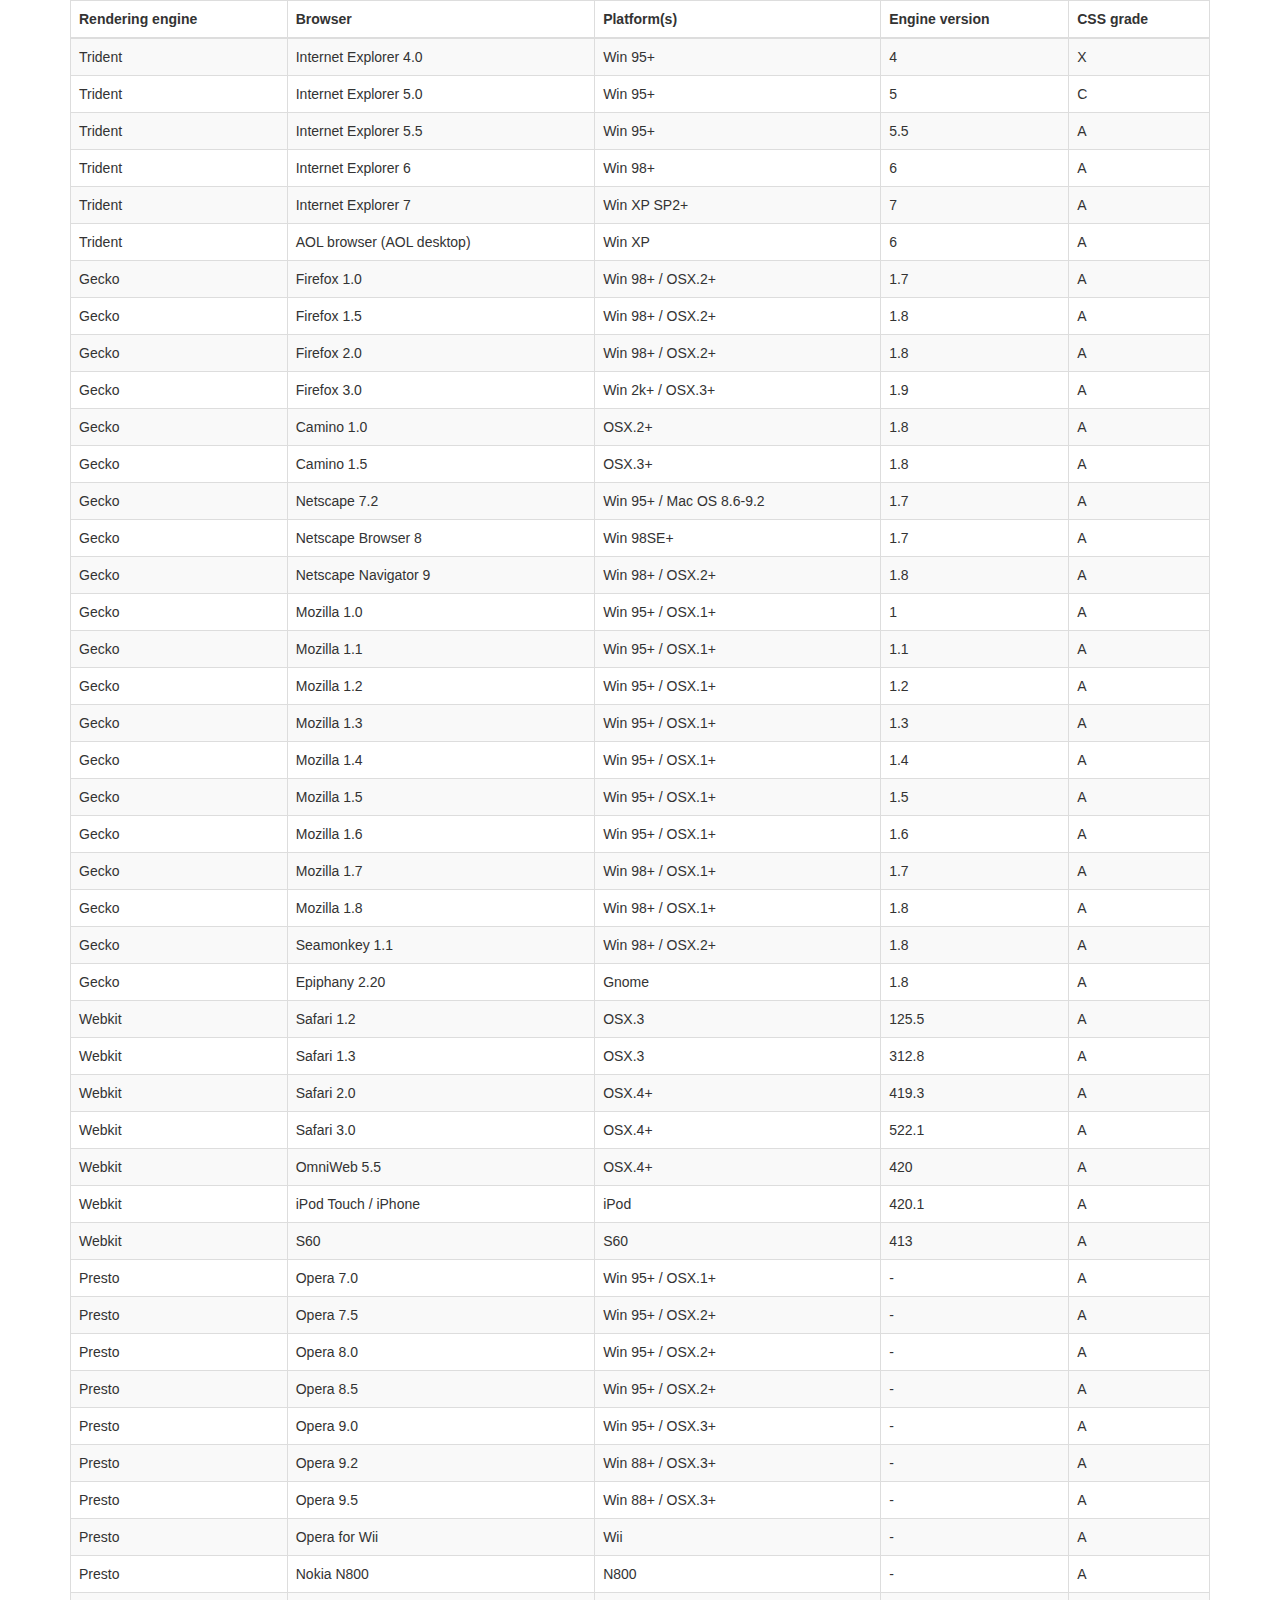
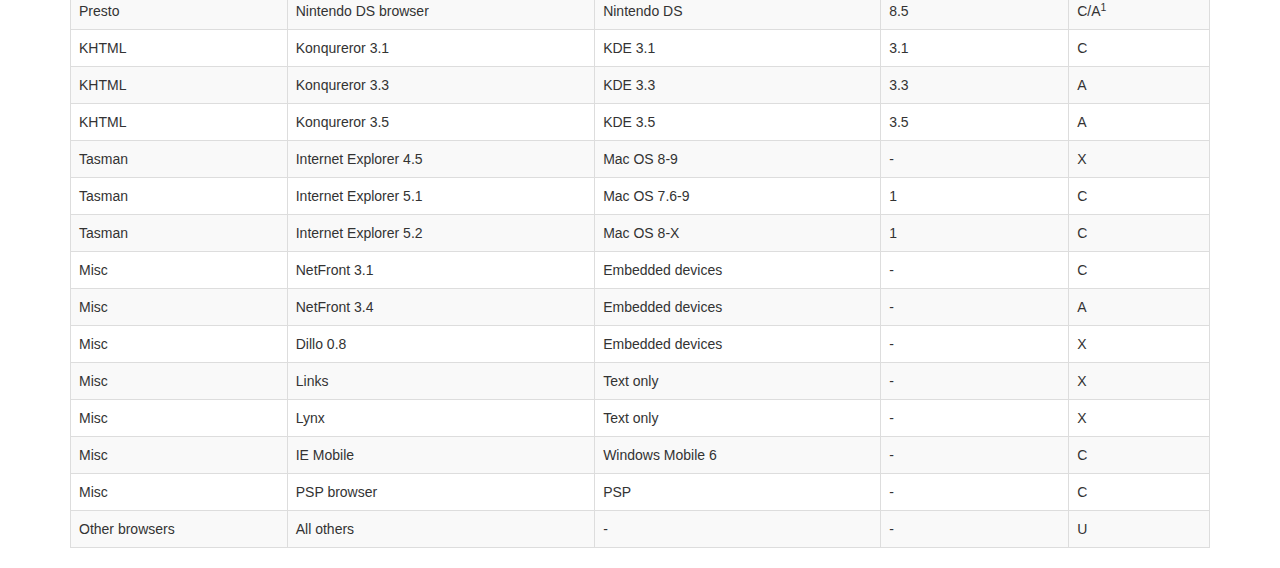
<file: sys-admin/vendor/datatables-plugins/index.html>
<!DOCTYPE HTML PUBLIC "-//W3C//DTD HTML 4.01//EN" "http://www.w3.org/TR/html4/strict.dtd">
<html>
	<head>
		<meta http-equiv="content-type" content="text/html; charset=utf-8" />
		
		<title>DataTables Bootstrap 3 example</title>

		<link rel="stylesheet" type="text/css" href="//maxcdn.bootstrapcdn.com/bootstrap/3.3.0/css/bootstrap.min.css">
		<link rel="stylesheet" type="text/css" href="dataTables.bootstrap.css">

		<script type="text/javascript" language="javascript" src="//code.jquery.com/jquery-1.11.1.min.js"></script>
		<script type="text/javascript" language="javascript" src="//cdn.datatables.net/1.10.3/js/jquery.dataTables.min.js"></script>
		<script type="text/javascript" language="javascript" src="dataTables.bootstrap.js"></script>
		<script type="text/javascript" charset="utf-8">
			$(document).ready(function() {
				$('#example').dataTable();
			} );
		</script>
	</head>
	<body>
		<div class="container">
			
<table cellpadding="0" cellspacing="0" border="0" class="table table-striped table-bordered" id="example">
	<thead>
		<tr>
			<th>Rendering engine</th>
			<th>Browser</th>
			<th>Platform(s)</th>
			<th>Engine version</th>
			<th>CSS grade</th>
		</tr>
	</thead>
	<tbody>
		<tr class="odd gradeX">
			<td>Trident</td>
			<td>Internet
				 Explorer 4.0</td>
			<td>Win 95+</td>
			<td class="center"> 4</td>
			<td class="center">X</td>
		</tr>
		<tr class="even gradeC">
			<td>Trident</td>
			<td>Internet
				 Explorer 5.0</td>
			<td>Win 95+</td>
			<td class="center">5</td>
			<td class="center">C</td>
		</tr>
		<tr class="odd gradeA">
			<td>Trident</td>
			<td>Internet
				 Explorer 5.5</td>
			<td>Win 95+</td>
			<td class="center">5.5</td>
			<td class="center">A</td>
		</tr>
		<tr class="even gradeA">
			<td>Trident</td>
			<td>Internet
				 Explorer 6</td>
			<td>Win 98+</td>
			<td class="center">6</td>
			<td class="center">A</td>
		</tr>
		<tr class="odd gradeA">
			<td>Trident</td>
			<td>Internet Explorer 7</td>
			<td>Win XP SP2+</td>
			<td class="center">7</td>
			<td class="center">A</td>
		</tr>
		<tr class="even gradeA">
			<td>Trident</td>
			<td>AOL browser (AOL desktop)</td>
			<td>Win XP</td>
			<td class="center">6</td>
			<td class="center">A</td>
		</tr>
		<tr class="gradeA">
			<td>Gecko</td>
			<td>Firefox 1.0</td>
			<td>Win 98+ / OSX.2+</td>
			<td class="center">1.7</td>
			<td class="center">A</td>
		</tr>
		<tr class="gradeA">
			<td>Gecko</td>
			<td>Firefox 1.5</td>
			<td>Win 98+ / OSX.2+</td>
			<td class="center">1.8</td>
			<td class="center">A</td>
		</tr>
		<tr class="gradeA">
			<td>Gecko</td>
			<td>Firefox 2.0</td>
			<td>Win 98+ / OSX.2+</td>
			<td class="center">1.8</td>
			<td class="center">A</td>
		</tr>
		<tr class="gradeA">
			<td>Gecko</td>
			<td>Firefox 3.0</td>
			<td>Win 2k+ / OSX.3+</td>
			<td class="center">1.9</td>
			<td class="center">A</td>
		</tr>
		<tr class="gradeA">
			<td>Gecko</td>
			<td>Camino 1.0</td>
			<td>OSX.2+</td>
			<td class="center">1.8</td>
			<td class="center">A</td>
		</tr>
		<tr class="gradeA">
			<td>Gecko</td>
			<td>Camino 1.5</td>
			<td>OSX.3+</td>
			<td class="center">1.8</td>
			<td class="center">A</td>
		</tr>
		<tr class="gradeA">
			<td>Gecko</td>
			<td>Netscape 7.2</td>
			<td>Win 95+ / Mac OS 8.6-9.2</td>
			<td class="center">1.7</td>
			<td class="center">A</td>
		</tr>
		<tr class="gradeA">
			<td>Gecko</td>
			<td>Netscape Browser 8</td>
			<td>Win 98SE+</td>
			<td class="center">1.7</td>
			<td class="center">A</td>
		</tr>
		<tr class="gradeA">
			<td>Gecko</td>
			<td>Netscape Navigator 9</td>
			<td>Win 98+ / OSX.2+</td>
			<td class="center">1.8</td>
			<td class="center">A</td>
		</tr>
		<tr class="gradeA">
			<td>Gecko</td>
			<td>Mozilla 1.0</td>
			<td>Win 95+ / OSX.1+</td>
			<td class="center">1</td>
			<td class="center">A</td>
		</tr>
		<tr class="gradeA">
			<td>Gecko</td>
			<td>Mozilla 1.1</td>
			<td>Win 95+ / OSX.1+</td>
			<td class="center">1.1</td>
			<td class="center">A</td>
		</tr>
		<tr class="gradeA">
			<td>Gecko</td>
			<td>Mozilla 1.2</td>
			<td>Win 95+ / OSX.1+</td>
			<td class="center">1.2</td>
			<td class="center">A</td>
		</tr>
		<tr class="gradeA">
			<td>Gecko</td>
			<td>Mozilla 1.3</td>
			<td>Win 95+ / OSX.1+</td>
			<td class="center">1.3</td>
			<td class="center">A</td>
		</tr>
		<tr class="gradeA">
			<td>Gecko</td>
			<td>Mozilla 1.4</td>
			<td>Win 95+ / OSX.1+</td>
			<td class="center">1.4</td>
			<td class="center">A</td>
		</tr>
		<tr class="gradeA">
			<td>Gecko</td>
			<td>Mozilla 1.5</td>
			<td>Win 95+ / OSX.1+</td>
			<td class="center">1.5</td>
			<td class="center">A</td>
		</tr>
		<tr class="gradeA">
			<td>Gecko</td>
			<td>Mozilla 1.6</td>
			<td>Win 95+ / OSX.1+</td>
			<td class="center">1.6</td>
			<td class="center">A</td>
		</tr>
		<tr class="gradeA">
			<td>Gecko</td>
			<td>Mozilla 1.7</td>
			<td>Win 98+ / OSX.1+</td>
			<td class="center">1.7</td>
			<td class="center">A</td>
		</tr>
		<tr class="gradeA">
			<td>Gecko</td>
			<td>Mozilla 1.8</td>
			<td>Win 98+ / OSX.1+</td>
			<td class="center">1.8</td>
			<td class="center">A</td>
		</tr>
		<tr class="gradeA">
			<td>Gecko</td>
			<td>Seamonkey 1.1</td>
			<td>Win 98+ / OSX.2+</td>
			<td class="center">1.8</td>
			<td class="center">A</td>
		</tr>
		<tr class="gradeA">
			<td>Gecko</td>
			<td>Epiphany 2.20</td>
			<td>Gnome</td>
			<td class="center">1.8</td>
			<td class="center">A</td>
		</tr>
		<tr class="gradeA">
			<td>Webkit</td>
			<td>Safari 1.2</td>
			<td>OSX.3</td>
			<td class="center">125.5</td>
			<td class="center">A</td>
		</tr>
		<tr class="gradeA">
			<td>Webkit</td>
			<td>Safari 1.3</td>
			<td>OSX.3</td>
			<td class="center">312.8</td>
			<td class="center">A</td>
		</tr>
		<tr class="gradeA">
			<td>Webkit</td>
			<td>Safari 2.0</td>
			<td>OSX.4+</td>
			<td class="center">419.3</td>
			<td class="center">A</td>
		</tr>
		<tr class="gradeA">
			<td>Webkit</td>
			<td>Safari 3.0</td>
			<td>OSX.4+</td>
			<td class="center">522.1</td>
			<td class="center">A</td>
		</tr>
		<tr class="gradeA">
			<td>Webkit</td>
			<td>OmniWeb 5.5</td>
			<td>OSX.4+</td>
			<td class="center">420</td>
			<td class="center">A</td>
		</tr>
		<tr class="gradeA">
			<td>Webkit</td>
			<td>iPod Touch / iPhone</td>
			<td>iPod</td>
			<td class="center">420.1</td>
			<td class="center">A</td>
		</tr>
		<tr class="gradeA">
			<td>Webkit</td>
			<td>S60</td>
			<td>S60</td>
			<td class="center">413</td>
			<td class="center">A</td>
		</tr>
		<tr class="gradeA">
			<td>Presto</td>
			<td>Opera 7.0</td>
			<td>Win 95+ / OSX.1+</td>
			<td class="center">-</td>
			<td class="center">A</td>
		</tr>
		<tr class="gradeA">
			<td>Presto</td>
			<td>Opera 7.5</td>
			<td>Win 95+ / OSX.2+</td>
			<td class="center">-</td>
			<td class="center">A</td>
		</tr>
		<tr class="gradeA">
			<td>Presto</td>
			<td>Opera 8.0</td>
			<td>Win 95+ / OSX.2+</td>
			<td class="center">-</td>
			<td class="center">A</td>
		</tr>
		<tr class="gradeA">
			<td>Presto</td>
			<td>Opera 8.5</td>
			<td>Win 95+ / OSX.2+</td>
			<td class="center">-</td>
			<td class="center">A</td>
		</tr>
		<tr class="gradeA">
			<td>Presto</td>
			<td>Opera 9.0</td>
			<td>Win 95+ / OSX.3+</td>
			<td class="center">-</td>
			<td class="center">A</td>
		</tr>
		<tr class="gradeA">
			<td>Presto</td>
			<td>Opera 9.2</td>
			<td>Win 88+ / OSX.3+</td>
			<td class="center">-</td>
			<td class="center">A</td>
		</tr>
		<tr class="gradeA">
			<td>Presto</td>
			<td>Opera 9.5</td>
			<td>Win 88+ / OSX.3+</td>
			<td class="center">-</td>
			<td class="center">A</td>
		</tr>
		<tr class="gradeA">
			<td>Presto</td>
			<td>Opera for Wii</td>
			<td>Wii</td>
			<td class="center">-</td>
			<td class="center">A</td>
		</tr>
		<tr class="gradeA">
			<td>Presto</td>
			<td>Nokia N800</td>
			<td>N800</td>
			<td class="center">-</td>
			<td class="center">A</td>
		</tr>
		<tr class="gradeA">
			<td>Presto</td>
			<td>Nintendo DS browser</td>
			<td>Nintendo DS</td>
			<td class="center">8.5</td>
			<td class="center">C/A<sup>1</sup></td>
		</tr>
		<tr class="gradeC">
			<td>KHTML</td>
			<td>Konqureror 3.1</td>
			<td>KDE 3.1</td>
			<td class="center">3.1</td>
			<td class="center">C</td>
		</tr>
		<tr class="gradeA">
			<td>KHTML</td>
			<td>Konqureror 3.3</td>
			<td>KDE 3.3</td>
			<td class="center">3.3</td>
			<td class="center">A</td>
		</tr>
		<tr class="gradeA">
			<td>KHTML</td>
			<td>Konqureror 3.5</td>
			<td>KDE 3.5</td>
			<td class="center">3.5</td>
			<td class="center">A</td>
		</tr>
		<tr class="gradeX">
			<td>Tasman</td>
			<td>Internet Explorer 4.5</td>
			<td>Mac OS 8-9</td>
			<td class="center">-</td>
			<td class="center">X</td>
		</tr>
		<tr class="gradeC">
			<td>Tasman</td>
			<td>Internet Explorer 5.1</td>
			<td>Mac OS 7.6-9</td>
			<td class="center">1</td>
			<td class="center">C</td>
		</tr>
		<tr class="gradeC">
			<td>Tasman</td>
			<td>Internet Explorer 5.2</td>
			<td>Mac OS 8-X</td>
			<td class="center">1</td>
			<td class="center">C</td>
		</tr>
		<tr class="gradeA">
			<td>Misc</td>
			<td>NetFront 3.1</td>
			<td>Embedded devices</td>
			<td class="center">-</td>
			<td class="center">C</td>
		</tr>
		<tr class="gradeA">
			<td>Misc</td>
			<td>NetFront 3.4</td>
			<td>Embedded devices</td>
			<td class="center">-</td>
			<td class="center">A</td>
		</tr>
		<tr class="gradeX">
			<td>Misc</td>
			<td>Dillo 0.8</td>
			<td>Embedded devices</td>
			<td class="center">-</td>
			<td class="center">X</td>
		</tr>
		<tr class="gradeX">
			<td>Misc</td>
			<td>Links</td>
			<td>Text only</td>
			<td class="center">-</td>
			<td class="center">X</td>
		</tr>
		<tr class="gradeX">
			<td>Misc</td>
			<td>Lynx</td>
			<td>Text only</td>
			<td class="center">-</td>
			<td class="center">X</td>
		</tr>
		<tr class="gradeC">
			<td>Misc</td>
			<td>IE Mobile</td>
			<td>Windows Mobile 6</td>
			<td class="center">-</td>
			<td class="center">C</td>
		</tr>
		<tr class="gradeC">
			<td>Misc</td>
			<td>PSP browser</td>
			<td>PSP</td>
			<td class="center">-</td>
			<td class="center">C</td>
		</tr>
		<tr class="gradeU">
			<td>Other browsers</td>
			<td>All others</td>
			<td>-</td>
			<td class="center">-</td>
			<td class="center">U</td>
		</tr>
	</tbody>
</table>
			
		</div>
	</body>
</html>
</file>
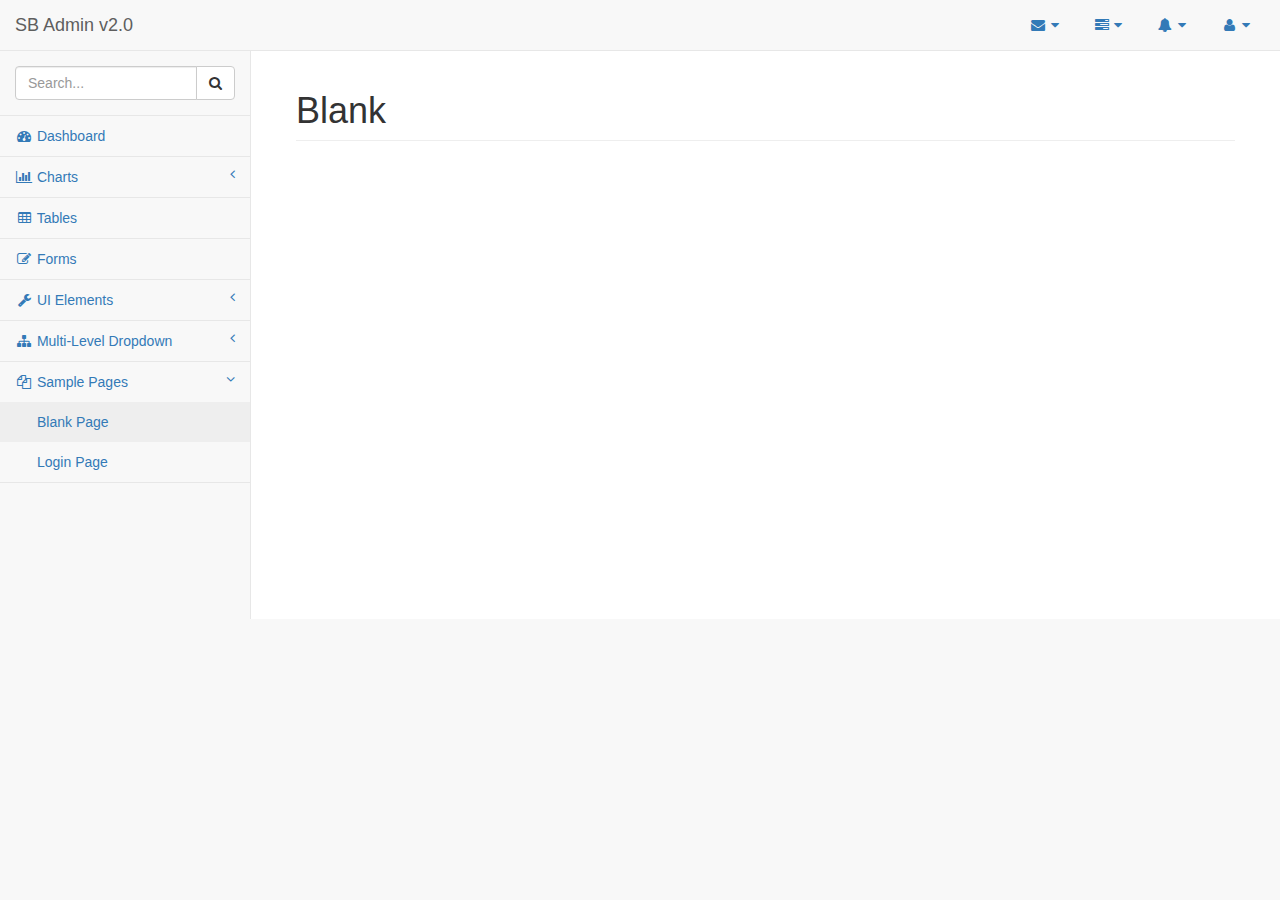
<file: sys-admin/pages/blank.html>
<!DOCTYPE html>
<html lang="en">

<head>

    <meta charset="utf-8">
    <meta http-equiv="X-UA-Compatible" content="IE=edge">
    <meta name="viewport" content="width=device-width, initial-scale=1">
    <meta name="description" content="">
    <meta name="author" content="">

    <title>SB Admin 2 - Bootstrap Admin Theme</title>

    <!-- Bootstrap Core CSS -->
    <link href="../vendor/bootstrap/css/bootstrap.min.css" rel="stylesheet">

    <!-- MetisMenu CSS -->
    <link href="../vendor/metisMenu/metisMenu.min.css" rel="stylesheet">

    <!-- Custom CSS -->
    <link href="../dist/css/sb-admin-2.css" rel="stylesheet">

    <!-- Custom Fonts -->
    <link href="../vendor/font-awesome/css/font-awesome.min.css" rel="stylesheet" type="text/css">

    <!-- HTML5 Shim and Respond.js IE8 support of HTML5 elements and media queries -->
    <!-- WARNING: Respond.js doesn't work if you view the page via file:// -->
    <!--[if lt IE 9]>
        <script src="https://oss.maxcdn.com/libs/html5shiv/3.7.0/html5shiv.js"></script>
        <script src="https://oss.maxcdn.com/libs/respond.js/1.4.2/respond.min.js"></script>
    <![endif]-->

</head>

<body>

    <div id="wrapper">

        <!-- Navigation -->
        <nav class="navbar navbar-default navbar-static-top" role="navigation" style="margin-bottom: 0">
            <div class="navbar-header">
                <button type="button" class="navbar-toggle" data-toggle="collapse" data-target=".navbar-collapse">
                    <span class="sr-only">Toggle navigation</span>
                    <span class="icon-bar"></span>
                    <span class="icon-bar"></span>
                    <span class="icon-bar"></span>
                </button>
                <a class="navbar-brand" href="index.html">SB Admin v2.0</a>
            </div>
            <!-- /.navbar-header -->

            <ul class="nav navbar-top-links navbar-right">
                <li class="dropdown">
                    <a class="dropdown-toggle" data-toggle="dropdown" href="#">
                        <i class="fa fa-envelope fa-fw"></i> <i class="fa fa-caret-down"></i>
                    </a>
                    <ul class="dropdown-menu dropdown-messages">
                        <li>
                            <a href="#">
                                <div>
                                    <strong>John Smith</strong>
                                    <span class="pull-right text-muted">
                                        <em>Yesterday</em>
                                    </span>
                                </div>
                                <div>Lorem ipsum dolor sit amet, consectetur adipiscing elit. Pellentesque eleifend...</div>
                            </a>
                        </li>
                        <li class="divider"></li>
                        <li>
                            <a href="#">
                                <div>
                                    <strong>John Smith</strong>
                                    <span class="pull-right text-muted">
                                        <em>Yesterday</em>
                                    </span>
                                </div>
                                <div>Lorem ipsum dolor sit amet, consectetur adipiscing elit. Pellentesque eleifend...</div>
                            </a>
                        </li>
                        <li class="divider"></li>
                        <li>
                            <a href="#">
                                <div>
                                    <strong>John Smith</strong>
                                    <span class="pull-right text-muted">
                                        <em>Yesterday</em>
                                    </span>
                                </div>
                                <div>Lorem ipsum dolor sit amet, consectetur adipiscing elit. Pellentesque eleifend...</div>
                            </a>
                        </li>
                        <li class="divider"></li>
                        <li>
                            <a class="text-center" href="#">
                                <strong>Read All Messages</strong>
                                <i class="fa fa-angle-right"></i>
                            </a>
                        </li>
                    </ul>
                    <!-- /.dropdown-messages -->
                </li>
                <!-- /.dropdown -->
                <li class="dropdown">
                    <a class="dropdown-toggle" data-toggle="dropdown" href="#">
                        <i class="fa fa-tasks fa-fw"></i> <i class="fa fa-caret-down"></i>
                    </a>
                    <ul class="dropdown-menu dropdown-tasks">
                        <li>
                            <a href="#">
                                <div>
                                    <p>
                                        <strong>Task 1</strong>
                                        <span class="pull-right text-muted">40% Complete</span>
                                    </p>
                                    <div class="progress progress-striped active">
                                        <div class="progress-bar progress-bar-success" role="progressbar" aria-valuenow="40" aria-valuemin="0" aria-valuemax="100" style="width: 40%">
                                            <span class="sr-only">40% Complete (success)</span>
                                        </div>
                                    </div>
                                </div>
                            </a>
                        </li>
                        <li class="divider"></li>
                        <li>
                            <a href="#">
                                <div>
                                    <p>
                                        <strong>Task 2</strong>
                                        <span class="pull-right text-muted">20% Complete</span>
                                    </p>
                                    <div class="progress progress-striped active">
                                        <div class="progress-bar progress-bar-info" role="progressbar" aria-valuenow="20" aria-valuemin="0" aria-valuemax="100" style="width: 20%">
                                            <span class="sr-only">20% Complete</span>
                                        </div>
                                    </div>
                                </div>
                            </a>
                        </li>
                        <li class="divider"></li>
                        <li>
                            <a href="#">
                                <div>
                                    <p>
                                        <strong>Task 3</strong>
                                        <span class="pull-right text-muted">60% Complete</span>
                                    </p>
                                    <div class="progress progress-striped active">
                                        <div class="progress-bar progress-bar-warning" role="progressbar" aria-valuenow="60" aria-valuemin="0" aria-valuemax="100" style="width: 60%">
                                            <span class="sr-only">60% Complete (warning)</span>
                                        </div>
                                    </div>
                                </div>
                            </a>
                        </li>
                        <li class="divider"></li>
                        <li>
                            <a href="#">
                                <div>
                                    <p>
                                        <strong>Task 4</strong>
                                        <span class="pull-right text-muted">80% Complete</span>
                                    </p>
                                    <div class="progress progress-striped active">
                                        <div class="progress-bar progress-bar-danger" role="progressbar" aria-valuenow="80" aria-valuemin="0" aria-valuemax="100" style="width: 80%">
                                            <span class="sr-only">80% Complete (danger)</span>
                                        </div>
                                    </div>
                                </div>
                            </a>
                        </li>
                        <li class="divider"></li>
                        <li>
                            <a class="text-center" href="#">
                                <strong>See All Tasks</strong>
                                <i class="fa fa-angle-right"></i>
                            </a>
                        </li>
                    </ul>
                    <!-- /.dropdown-tasks -->
                </li>
                <!-- /.dropdown -->
                <li class="dropdown">
                    <a class="dropdown-toggle" data-toggle="dropdown" href="#">
                        <i class="fa fa-bell fa-fw"></i> <i class="fa fa-caret-down"></i>
                    </a>
                    <ul class="dropdown-menu dropdown-alerts">
                        <li>
                            <a href="#">
                                <div>
                                    <i class="fa fa-comment fa-fw"></i> New Comment
                                    <span class="pull-right text-muted small">4 minutes ago</span>
                                </div>
                            </a>
                        </li>
                        <li class="divider"></li>
                        <li>
                            <a href="#">
                                <div>
                                    <i class="fa fa-twitter fa-fw"></i> 3 New Followers
                                    <span class="pull-right text-muted small">12 minutes ago</span>
                                </div>
                            </a>
                        </li>
                        <li class="divider"></li>
                        <li>
                            <a href="#">
                                <div>
                                    <i class="fa fa-envelope fa-fw"></i> Message Sent
                                    <span class="pull-right text-muted small">4 minutes ago</span>
                                </div>
                            </a>
                        </li>
                        <li class="divider"></li>
                        <li>
                            <a href="#">
                                <div>
                                    <i class="fa fa-tasks fa-fw"></i> New Task
                                    <span class="pull-right text-muted small">4 minutes ago</span>
                                </div>
                            </a>
                        </li>
                        <li class="divider"></li>
                        <li>
                            <a href="#">
                                <div>
                                    <i class="fa fa-upload fa-fw"></i> Server Rebooted
                                    <span class="pull-right text-muted small">4 minutes ago</span>
                                </div>
                            </a>
                        </li>
                        <li class="divider"></li>
                        <li>
                            <a class="text-center" href="#">
                                <strong>See All Alerts</strong>
                                <i class="fa fa-angle-right"></i>
                            </a>
                        </li>
                    </ul>
                    <!-- /.dropdown-alerts -->
                </li>
                <!-- /.dropdown -->
                <li class="dropdown">
                    <a class="dropdown-toggle" data-toggle="dropdown" href="#">
                        <i class="fa fa-user fa-fw"></i> <i class="fa fa-caret-down"></i>
                    </a>
                    <ul class="dropdown-menu dropdown-user">
                        <li><a href="#"><i class="fa fa-user fa-fw"></i> User Profile</a>
                        </li>
                        <li><a href="#"><i class="fa fa-gear fa-fw"></i> Settings</a>
                        </li>
                        <li class="divider"></li>
                        <li><a href="login.html"><i class="fa fa-sign-out fa-fw"></i> Logout</a>
                        </li>
                    </ul>
                    <!-- /.dropdown-user -->
                </li>
                <!-- /.dropdown -->
            </ul>
            <!-- /.navbar-top-links -->

            <div class="navbar-default sidebar" role="navigation">
                <div class="sidebar-nav navbar-collapse">
                    <ul class="nav" id="side-menu">
                        <li class="sidebar-search">
                            <div class="input-group custom-search-form">
                                <input type="text" class="form-control" placeholder="Search...">
                                <span class="input-group-btn">
                                    <button class="btn btn-default" type="button">
                                        <i class="fa fa-search"></i>
                                    </button>
                                </span>
                            </div>
                            <!-- /input-group -->
                        </li>
                        <li>
                            <a href="index.html"><i class="fa fa-dashboard fa-fw"></i> Dashboard</a>
                        </li>
                        <li>
                            <a href="#"><i class="fa fa-bar-chart-o fa-fw"></i> Charts<span class="fa arrow"></span></a>
                            <ul class="nav nav-second-level">
                                <li>
                                    <a href="flot.html">Flot Charts</a>
                                </li>
                                <li>
                                    <a href="morris.html">Morris.js Charts</a>
                                </li>
                            </ul>
                            <!-- /.nav-second-level -->
                        </li>
                        <li>
                            <a href="tables.html"><i class="fa fa-table fa-fw"></i> Tables</a>
                        </li>
                        <li>
                            <a href="forms.html"><i class="fa fa-edit fa-fw"></i> Forms</a>
                        </li>
                        <li>
                            <a href="#"><i class="fa fa-wrench fa-fw"></i> UI Elements<span class="fa arrow"></span></a>
                            <ul class="nav nav-second-level">
                                <li>
                                    <a href="panels-wells.html">Panels and Wells</a>
                                </li>
                                <li>
                                    <a href="buttons.html">Buttons</a>
                                </li>
                                <li>
                                    <a href="notifications.html">Notifications</a>
                                </li>
                                <li>
                                    <a href="typography.html">Typography</a>
                                </li>
                                <li>
                                    <a href="icons.html"> Icons</a>
                                </li>
                                <li>
                                    <a href="grid.html">Grid</a>
                                </li>
                            </ul>
                            <!-- /.nav-second-level -->
                        </li>
                        <li>
                            <a href="#"><i class="fa fa-sitemap fa-fw"></i> Multi-Level Dropdown<span class="fa arrow"></span></a>
                            <ul class="nav nav-second-level">
                                <li>
                                    <a href="#">Second Level Item</a>
                                </li>
                                <li>
                                    <a href="#">Second Level Item</a>
                                </li>
                                <li>
                                    <a href="#">Third Level <span class="fa arrow"></span></a>
                                    <ul class="nav nav-third-level">
                                        <li>
                                            <a href="#">Third Level Item</a>
                                        </li>
                                        <li>
                                            <a href="#">Third Level Item</a>
                                        </li>
                                        <li>
                                            <a href="#">Third Level Item</a>
                                        </li>
                                        <li>
                                            <a href="#">Third Level Item</a>
                                        </li>
                                    </ul>
                                    <!-- /.nav-third-level -->
                                </li>
                            </ul>
                            <!-- /.nav-second-level -->
                        </li>
                        <li class="active">
                            <a href="#"><i class="fa fa-files-o fa-fw"></i> Sample Pages<span class="fa arrow"></span></a>
                            <ul class="nav nav-second-level">
                                <li>
                                    <a class="active" href="blank.html">Blank Page</a>
                                </li>
                                <li>
                                    <a href="login.html">Login Page</a>
                                </li>
                            </ul>
                            <!-- /.nav-second-level -->
                        </li>
                    </ul>
                </div>
                <!-- /.sidebar-collapse -->
            </div>
            <!-- /.navbar-static-side -->
        </nav>

        <!-- Page Content -->
        <div id="page-wrapper">
            <div class="container-fluid">
                <div class="row">
                    <div class="col-lg-12">
                        <h1 class="page-header">Blank</h1>
                    </div>
                    <!-- /.col-lg-12 -->
                </div>
                <!-- /.row -->
            </div>
            <!-- /.container-fluid -->
        </div>
        <!-- /#page-wrapper -->

    </div>
    <!-- /#wrapper -->

    <!-- jQuery -->
    <script src="../vendor/jquery/jquery.min.js"></script>

    <!-- Bootstrap Core JavaScript -->
    <script src="../vendor/bootstrap/js/bootstrap.min.js"></script>

    <!-- Metis Menu Plugin JavaScript -->
    <script src="../vendor/metisMenu/metisMenu.min.js"></script>

    <!-- Custom Theme JavaScript -->
    <script src="../dist/js/sb-admin-2.js"></script>

</body>

</html>
</file>
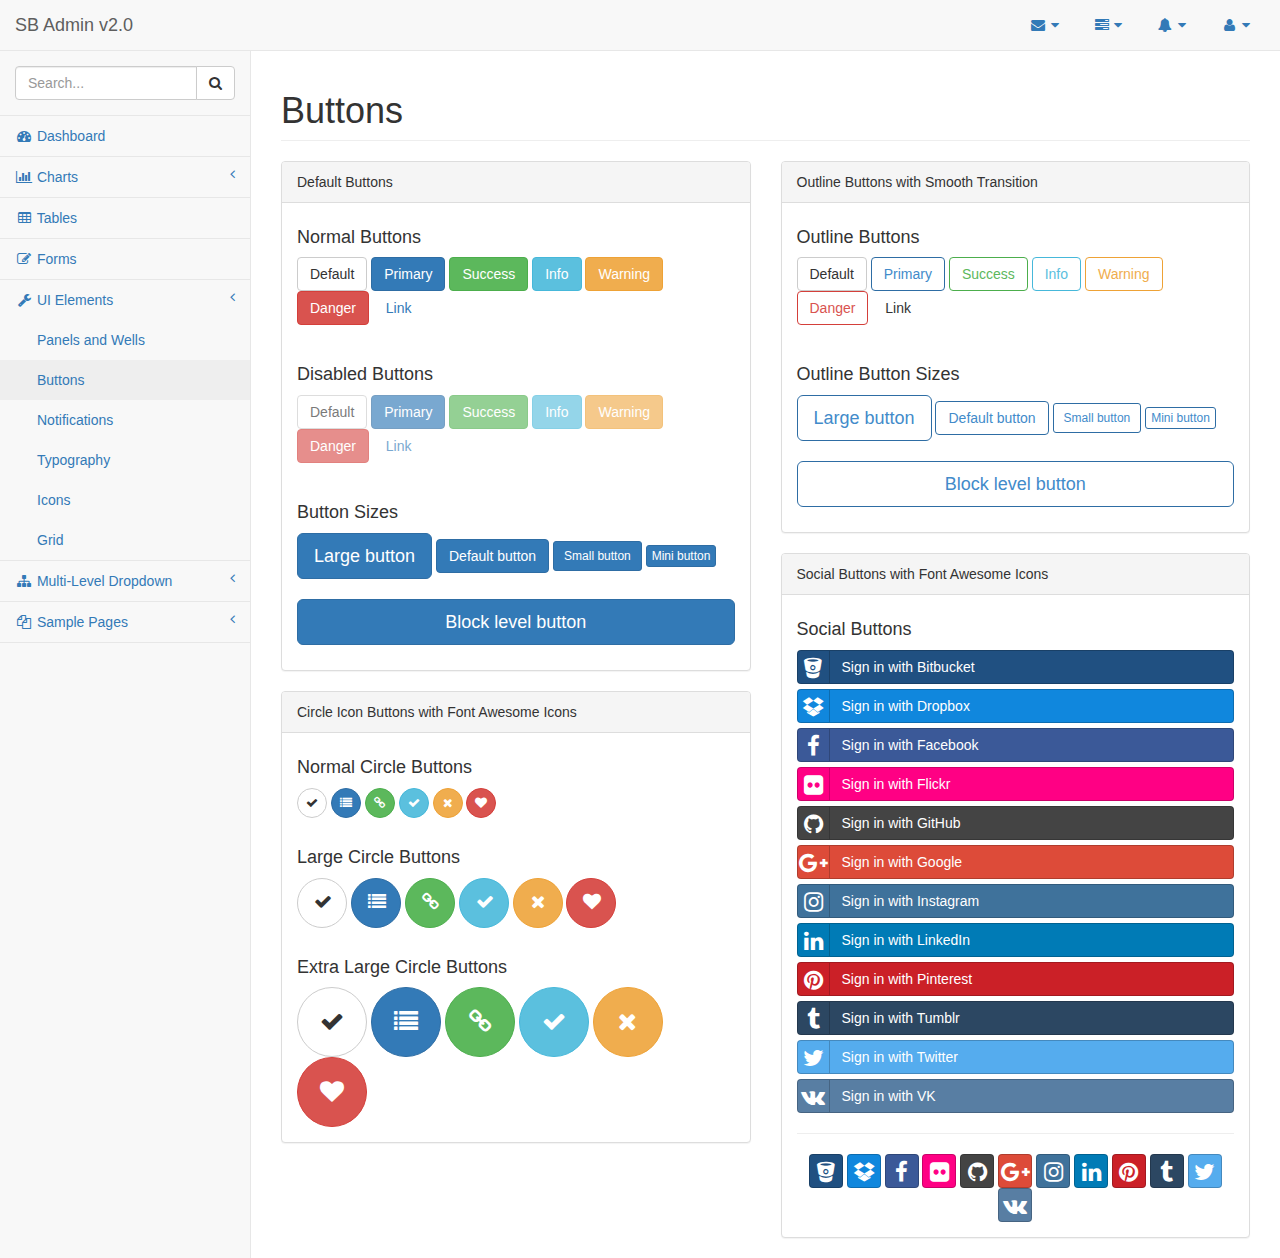
<file: sys-admin/pages/buttons.html>
<!DOCTYPE html>
<html lang="en">

<head>

    <meta charset="utf-8">
    <meta http-equiv="X-UA-Compatible" content="IE=edge">
    <meta name="viewport" content="width=device-width, initial-scale=1">
    <meta name="description" content="">
    <meta name="author" content="">

    <title>SB Admin 2 - Bootstrap Admin Theme</title>

    <!-- Bootstrap Core CSS -->
    <link href="../vendor/bootstrap/css/bootstrap.min.css" rel="stylesheet">

    <!-- MetisMenu CSS -->
    <link href="../vendor/metisMenu/metisMenu.min.css" rel="stylesheet">

    <!-- Social Buttons CSS -->
    <link href="../vendor/bootstrap-social/bootstrap-social.css" rel="stylesheet">

    <!-- Custom CSS -->
    <link href="../dist/css/sb-admin-2.css" rel="stylesheet">

    <!-- Custom Fonts -->
    <link href="../vendor/font-awesome/css/font-awesome.min.css" rel="stylesheet" type="text/css">

    <!-- HTML5 Shim and Respond.js IE8 support of HTML5 elements and media queries -->
    <!-- WARNING: Respond.js doesn't work if you view the page via file:// -->
    <!--[if lt IE 9]>
        <script src="https://oss.maxcdn.com/libs/html5shiv/3.7.0/html5shiv.js"></script>
        <script src="https://oss.maxcdn.com/libs/respond.js/1.4.2/respond.min.js"></script>
    <![endif]-->

</head>

<body>

    <div id="wrapper">

        <!-- Navigation -->
        <nav class="navbar navbar-default navbar-static-top" role="navigation" style="margin-bottom: 0">
            <div class="navbar-header">
                <button type="button" class="navbar-toggle" data-toggle="collapse" data-target=".navbar-collapse">
                    <span class="sr-only">Toggle navigation</span>
                    <span class="icon-bar"></span>
                    <span class="icon-bar"></span>
                    <span class="icon-bar"></span>
                </button>
                <a class="navbar-brand" href="index.html">SB Admin v2.0</a>
            </div>
            <!-- /.navbar-header -->

            <ul class="nav navbar-top-links navbar-right">
                <li class="dropdown">
                    <a class="dropdown-toggle" data-toggle="dropdown" href="#">
                        <i class="fa fa-envelope fa-fw"></i> <i class="fa fa-caret-down"></i>
                    </a>
                    <ul class="dropdown-menu dropdown-messages">
                        <li>
                            <a href="#">
                                <div>
                                    <strong>John Smith</strong>
                                    <span class="pull-right text-muted">
                                        <em>Yesterday</em>
                                    </span>
                                </div>
                                <div>Lorem ipsum dolor sit amet, consectetur adipiscing elit. Pellentesque eleifend...</div>
                            </a>
                        </li>
                        <li class="divider"></li>
                        <li>
                            <a href="#">
                                <div>
                                    <strong>John Smith</strong>
                                    <span class="pull-right text-muted">
                                        <em>Yesterday</em>
                                    </span>
                                </div>
                                <div>Lorem ipsum dolor sit amet, consectetur adipiscing elit. Pellentesque eleifend...</div>
                            </a>
                        </li>
                        <li class="divider"></li>
                        <li>
                            <a href="#">
                                <div>
                                    <strong>John Smith</strong>
                                    <span class="pull-right text-muted">
                                        <em>Yesterday</em>
                                    </span>
                                </div>
                                <div>Lorem ipsum dolor sit amet, consectetur adipiscing elit. Pellentesque eleifend...</div>
                            </a>
                        </li>
                        <li class="divider"></li>
                        <li>
                            <a class="text-center" href="#">
                                <strong>Read All Messages</strong>
                                <i class="fa fa-angle-right"></i>
                            </a>
                        </li>
                    </ul>
                    <!-- /.dropdown-messages -->
                </li>
                <!-- /.dropdown -->
                <li class="dropdown">
                    <a class="dropdown-toggle" data-toggle="dropdown" href="#">
                        <i class="fa fa-tasks fa-fw"></i> <i class="fa fa-caret-down"></i>
                    </a>
                    <ul class="dropdown-menu dropdown-tasks">
                        <li>
                            <a href="#">
                                <div>
                                    <p>
                                        <strong>Task 1</strong>
                                        <span class="pull-right text-muted">40% Complete</span>
                                    </p>
                                    <div class="progress progress-striped active">
                                        <div class="progress-bar progress-bar-success" role="progressbar" aria-valuenow="40" aria-valuemin="0" aria-valuemax="100" style="width: 40%">
                                            <span class="sr-only">40% Complete (success)</span>
                                        </div>
                                    </div>
                                </div>
                            </a>
                        </li>
                        <li class="divider"></li>
                        <li>
                            <a href="#">
                                <div>
                                    <p>
                                        <strong>Task 2</strong>
                                        <span class="pull-right text-muted">20% Complete</span>
                                    </p>
                                    <div class="progress progress-striped active">
                                        <div class="progress-bar progress-bar-info" role="progressbar" aria-valuenow="20" aria-valuemin="0" aria-valuemax="100" style="width: 20%">
                                            <span class="sr-only">20% Complete</span>
                                        </div>
                                    </div>
                                </div>
                            </a>
                        </li>
                        <li class="divider"></li>
                        <li>
                            <a href="#">
                                <div>
                                    <p>
                                        <strong>Task 3</strong>
                                        <span class="pull-right text-muted">60% Complete</span>
                                    </p>
                                    <div class="progress progress-striped active">
                                        <div class="progress-bar progress-bar-warning" role="progressbar" aria-valuenow="60" aria-valuemin="0" aria-valuemax="100" style="width: 60%">
                                            <span class="sr-only">60% Complete (warning)</span>
                                        </div>
                                    </div>
                                </div>
                            </a>
                        </li>
                        <li class="divider"></li>
                        <li>
                            <a href="#">
                                <div>
                                    <p>
                                        <strong>Task 4</strong>
                                        <span class="pull-right text-muted">80% Complete</span>
                                    </p>
                                    <div class="progress progress-striped active">
                                        <div class="progress-bar progress-bar-danger" role="progressbar" aria-valuenow="80" aria-valuemin="0" aria-valuemax="100" style="width: 80%">
                                            <span class="sr-only">80% Complete (danger)</span>
                                        </div>
                                    </div>
                                </div>
                            </a>
                        </li>
                        <li class="divider"></li>
                        <li>
                            <a class="text-center" href="#">
                                <strong>See All Tasks</strong>
                                <i class="fa fa-angle-right"></i>
                            </a>
                        </li>
                    </ul>
                    <!-- /.dropdown-tasks -->
                </li>
                <!-- /.dropdown -->
                <li class="dropdown">
                    <a class="dropdown-toggle" data-toggle="dropdown" href="#">
                        <i class="fa fa-bell fa-fw"></i> <i class="fa fa-caret-down"></i>
                    </a>
                    <ul class="dropdown-menu dropdown-alerts">
                        <li>
                            <a href="#">
                                <div>
                                    <i class="fa fa-comment fa-fw"></i> New Comment
                                    <span class="pull-right text-muted small">4 minutes ago</span>
                                </div>
                            </a>
                        </li>
                        <li class="divider"></li>
                        <li>
                            <a href="#">
                                <div>
                                    <i class="fa fa-twitter fa-fw"></i> 3 New Followers
                                    <span class="pull-right text-muted small">12 minutes ago</span>
                                </div>
                            </a>
                        </li>
                        <li class="divider"></li>
                        <li>
                            <a href="#">
                                <div>
                                    <i class="fa fa-envelope fa-fw"></i> Message Sent
                                    <span class="pull-right text-muted small">4 minutes ago</span>
                                </div>
                            </a>
                        </li>
                        <li class="divider"></li>
                        <li>
                            <a href="#">
                                <div>
                                    <i class="fa fa-tasks fa-fw"></i> New Task
                                    <span class="pull-right text-muted small">4 minutes ago</span>
                                </div>
                            </a>
                        </li>
                        <li class="divider"></li>
                        <li>
                            <a href="#">
                                <div>
                                    <i class="fa fa-upload fa-fw"></i> Server Rebooted
                                    <span class="pull-right text-muted small">4 minutes ago</span>
                                </div>
                            </a>
                        </li>
                        <li class="divider"></li>
                        <li>
                            <a class="text-center" href="#">
                                <strong>See All Alerts</strong>
                                <i class="fa fa-angle-right"></i>
                            </a>
                        </li>
                    </ul>
                    <!-- /.dropdown-alerts -->
                </li>
                <!-- /.dropdown -->
                <li class="dropdown">
                    <a class="dropdown-toggle" data-toggle="dropdown" href="#">
                        <i class="fa fa-user fa-fw"></i> <i class="fa fa-caret-down"></i>
                    </a>
                    <ul class="dropdown-menu dropdown-user">
                        <li><a href="#"><i class="fa fa-user fa-fw"></i> User Profile</a>
                        </li>
                        <li><a href="#"><i class="fa fa-gear fa-fw"></i> Settings</a>
                        </li>
                        <li class="divider"></li>
                        <li><a href="login.html"><i class="fa fa-sign-out fa-fw"></i> Logout</a>
                        </li>
                    </ul>
                    <!-- /.dropdown-user -->
                </li>
                <!-- /.dropdown -->
            </ul>
            <!-- /.navbar-top-links -->

            <div class="navbar-default sidebar" role="navigation">
                <div class="sidebar-nav navbar-collapse">
                    <ul class="nav" id="side-menu">
                        <li class="sidebar-search">
                            <div class="input-group custom-search-form">
                                <input type="text" class="form-control" placeholder="Search...">
                                <span class="input-group-btn">
                                <button class="btn btn-default" type="button">
                                    <i class="fa fa-search"></i>
                                </button>
                            </span>
                            </div>
                            <!-- /input-group -->
                        </li>
                        <li>
                            <a href="index.html"><i class="fa fa-dashboard fa-fw"></i> Dashboard</a>
                        </li>
                        <li>
                            <a href="#"><i class="fa fa-bar-chart-o fa-fw"></i> Charts<span class="fa arrow"></span></a>
                            <ul class="nav nav-second-level">
                                <li>
                                    <a href="flot.html">Flot Charts</a>
                                </li>
                                <li>
                                    <a href="morris.html">Morris.js Charts</a>
                                </li>
                            </ul>
                            <!-- /.nav-second-level -->
                        </li>
                        <li>
                            <a href="tables.html"><i class="fa fa-table fa-fw"></i> Tables</a>
                        </li>
                        <li>
                            <a href="forms.html"><i class="fa fa-edit fa-fw"></i> Forms</a>
                        </li>
                        <li>
                            <a href="#"><i class="fa fa-wrench fa-fw"></i> UI Elements<span class="fa arrow"></span></a>
                            <ul class="nav nav-second-level">
                                <li>
                                    <a href="panels-wells.html">Panels and Wells</a>
                                </li>
                                <li>
                                    <a href="buttons.html">Buttons</a>
                                </li>
                                <li>
                                    <a href="notifications.html">Notifications</a>
                                </li>
                                <li>
                                    <a href="typography.html">Typography</a>
                                </li>
                                <li>
                                    <a href="icons.html"> Icons</a>
                                </li>
                                <li>
                                    <a href="grid.html">Grid</a>
                                </li>
                            </ul>
                            <!-- /.nav-second-level -->
                        </li>
                        <li>
                            <a href="#"><i class="fa fa-sitemap fa-fw"></i> Multi-Level Dropdown<span class="fa arrow"></span></a>
                            <ul class="nav nav-second-level">
                                <li>
                                    <a href="#">Second Level Item</a>
                                </li>
                                <li>
                                    <a href="#">Second Level Item</a>
                                </li>
                                <li>
                                    <a href="#">Third Level <span class="fa arrow"></span></a>
                                    <ul class="nav nav-third-level">
                                        <li>
                                            <a href="#">Third Level Item</a>
                                        </li>
                                        <li>
                                            <a href="#">Third Level Item</a>
                                        </li>
                                        <li>
                                            <a href="#">Third Level Item</a>
                                        </li>
                                        <li>
                                            <a href="#">Third Level Item</a>
                                        </li>
                                    </ul>
                                    <!-- /.nav-third-level -->
                                </li>
                            </ul>
                            <!-- /.nav-second-level -->
                        </li>
                        <li>
                            <a href="#"><i class="fa fa-files-o fa-fw"></i> Sample Pages<span class="fa arrow"></span></a>
                            <ul class="nav nav-second-level">
                                <li>
                                    <a href="blank.html">Blank Page</a>
                                </li>
                                <li>
                                    <a href="login.html">Login Page</a>
                                </li>
                            </ul>
                            <!-- /.nav-second-level -->
                        </li>
                    </ul>
                </div>
                <!-- /.sidebar-collapse -->
            </div>
            <!-- /.navbar-static-side -->
        </nav>

        <!-- Page Content -->
        <div id="page-wrapper">
            <div class="row">
                <div class="col-lg-12">
                    <h1 class="page-header">Buttons</h1>
                </div>
                <!-- /.col-lg-12 -->
            </div>
            <!-- /.row -->
            <div class="row">
                <div class="col-lg-6">
                    <div class="panel panel-default">
                        <div class="panel-heading">
                            Default Buttons
                        </div>
                        <!-- /.panel-heading -->
                        <div class="panel-body">
                            <h4>Normal Buttons</h4>
                            <p>
                                <button type="button" class="btn btn-default">Default</button>
                                <button type="button" class="btn btn-primary">Primary</button>
                                <button type="button" class="btn btn-success">Success</button>
                                <button type="button" class="btn btn-info">Info</button>
                                <button type="button" class="btn btn-warning">Warning</button>
                                <button type="button" class="btn btn-danger">Danger</button>
                                <button type="button" class="btn btn-link">Link</button>
                            </p>
                            <br>
                            <h4>Disabled Buttons</h4>
                            <p>
                                <button type="button" class="btn btn-default disabled">Default</button>
                                <button type="button" class="btn btn-primary disabled">Primary</button>
                                <button type="button" class="btn btn-success disabled">Success</button>
                                <button type="button" class="btn btn-info disabled">Info</button>
                                <button type="button" class="btn btn-warning disabled">Warning</button>
                                <button type="button" class="btn btn-danger disabled">Danger</button>
                                <button type="button" class="btn btn-link disabled">Link</button>
                            </p>
                            <br>
                            <h4>Button Sizes</h4>
                            <p>
                                <button type="button" class="btn btn-primary btn-lg">Large button</button>
                                <button type="button" class="btn btn-primary">Default button</button>
                                <button type="button" class="btn btn-primary btn-sm">Small button</button>
                                <button type="button" class="btn btn-primary btn-xs">Mini button</button>
                                <br>
                                <br>
                                <button type="button" class="btn btn-primary btn-lg btn-block">Block level button</button>
                            </p>
                        </div>
                        <!-- /.panel-body -->
                    </div>
                    <!-- /.panel -->
                    <div class="panel panel-default">
                        <div class="panel-heading">
                            Circle Icon Buttons with Font Awesome Icons
                        </div>
                        <!-- /.panel-heading -->
                        <div class="panel-body">
                            <h4>Normal Circle Buttons</h4>
                            <button type="button" class="btn btn-default btn-circle"><i class="fa fa-check"></i>
                            </button>
                            <button type="button" class="btn btn-primary btn-circle"><i class="fa fa-list"></i>
                            </button>
                            <button type="button" class="btn btn-success btn-circle"><i class="fa fa-link"></i>
                            </button>
                            <button type="button" class="btn btn-info btn-circle"><i class="fa fa-check"></i>
                            </button>
                            <button type="button" class="btn btn-warning btn-circle"><i class="fa fa-times"></i>
                            </button>
                            <button type="button" class="btn btn-danger btn-circle"><i class="fa fa-heart"></i>
                            </button>
                            <br>
                            <br>
                            <h4>Large Circle Buttons</h4>
                            <button type="button" class="btn btn-default btn-circle btn-lg"><i class="fa fa-check"></i>
                            </button>
                            <button type="button" class="btn btn-primary btn-circle btn-lg"><i class="fa fa-list"></i>
                            </button>
                            <button type="button" class="btn btn-success btn-circle btn-lg"><i class="fa fa-link"></i>
                            </button>
                            <button type="button" class="btn btn-info btn-circle btn-lg"><i class="fa fa-check"></i>
                            </button>
                            <button type="button" class="btn btn-warning btn-circle btn-lg"><i class="fa fa-times"></i>
                            </button>
                            <button type="button" class="btn btn-danger btn-circle btn-lg"><i class="fa fa-heart"></i>
                            </button>
                            <br>
                            <br>
                            <h4>Extra Large Circle Buttons</h4>
                            <button type="button" class="btn btn-default btn-circle btn-xl"><i class="fa fa-check"></i>
                            </button>
                            <button type="button" class="btn btn-primary btn-circle btn-xl"><i class="fa fa-list"></i>
                            </button>
                            <button type="button" class="btn btn-success btn-circle btn-xl"><i class="fa fa-link"></i>
                            </button>
                            <button type="button" class="btn btn-info btn-circle btn-xl"><i class="fa fa-check"></i>
                            </button>
                            <button type="button" class="btn btn-warning btn-circle btn-xl"><i class="fa fa-times"></i>
                            </button>
                            <button type="button" class="btn btn-danger btn-circle btn-xl"><i class="fa fa-heart"></i>
                            </button>
                        </div>
                        <!-- /.panel-body -->
                    </div>
                    <!-- /.panel -->
                </div>
                <!-- /.col-lg-6 -->
                <div class="col-lg-6">
                    <div class="panel panel-default">
                        <div class="panel-heading">
                            Outline Buttons with Smooth Transition
                        </div>
                        <!-- /.panel-heading -->
                        <div class="panel-body">
                            <h4>Outline Buttons</h4>
                            <p>
                                <button type="button" class="btn btn-outline btn-default">Default</button>
                                <button type="button" class="btn btn-outline btn-primary">Primary</button>
                                <button type="button" class="btn btn-outline btn-success">Success</button>
                                <button type="button" class="btn btn-outline btn-info">Info</button>
                                <button type="button" class="btn btn-outline btn-warning">Warning</button>
                                <button type="button" class="btn btn-outline btn-danger">Danger</button>
                                <button type="button" class="btn btn-outline btn-link">Link</button>
                            </p>
                            <br>
                            <h4>Outline Button Sizes</h4>
                            <p>
                                <button type="button" class="btn btn-outline btn-primary btn-lg">Large button</button>
                                <button type="button" class="btn btn-outline btn-primary">Default button</button>
                                <button type="button" class="btn btn-outline btn-primary btn-sm">Small button</button>
                                <button type="button" class="btn btn-outline btn-primary btn-xs">Mini button</button>
                                <br>
                                <br>
                                <button type="button" class="btn btn-outline btn-primary btn-lg btn-block">Block level button</button>
                            </p>
                        </div>
                        <!-- /.panel-body -->
                    </div>
                    <!-- /.panel -->
                    <div class="panel panel-default">
                        <div class="panel-heading">
                            Social Buttons with Font Awesome Icons
                        </div>
                        <!-- /.panel-heading -->
                        <div class="panel-body">
                            <h4>Social Buttons</h4>
                            <a class="btn btn-block btn-social btn-bitbucket">
                                <i class="fa fa-bitbucket"></i> Sign in with Bitbucket
                            </a>
                            <a class="btn btn-block btn-social btn-dropbox">
                                <i class="fa fa-dropbox"></i> Sign in with Dropbox
                            </a>
                            <a class="btn btn-block btn-social btn-facebook">
                                <i class="fa fa-facebook"></i> Sign in with Facebook
                            </a>
                            <a class="btn btn-block btn-social btn-flickr">
                                <i class="fa fa-flickr"></i> Sign in with Flickr
                            </a>
                            <a class="btn btn-block btn-social btn-github">
                                <i class="fa fa-github"></i> Sign in with GitHub
                            </a>
                            <a class="btn btn-block btn-social btn-google-plus">
                                <i class="fa fa-google-plus"></i> Sign in with Google
                            </a>
                            <a class="btn btn-block btn-social btn-instagram">
                                <i class="fa fa-instagram"></i> Sign in with Instagram
                            </a>
                            <a class="btn btn-block btn-social btn-linkedin">
                                <i class="fa fa-linkedin"></i> Sign in with LinkedIn
                            </a>
                            <a class="btn btn-block btn-social btn-pinterest">
                                <i class="fa fa-pinterest"></i> Sign in with Pinterest
                            </a>
                            <a class="btn btn-block btn-social btn-tumblr">
                                <i class="fa fa-tumblr"></i> Sign in with Tumblr
                            </a>
                            <a class="btn btn-block btn-social btn-twitter">
                                <i class="fa fa-twitter"></i> Sign in with Twitter
                            </a>
                            <a class="btn btn-block btn-social btn-vk">
                                <i class="fa fa-vk"></i> Sign in with VK
                            </a>

                            <hr>

                            <div class="text-center">
                                <a class="btn btn-social-icon btn-bitbucket"><i class="fa fa-bitbucket"></i></a>
                                <a class="btn btn-social-icon btn-dropbox"><i class="fa fa-dropbox"></i></a>
                                <a class="btn btn-social-icon btn-facebook"><i class="fa fa-facebook"></i></a>
                                <a class="btn btn-social-icon btn-flickr"><i class="fa fa-flickr"></i></a>
                                <a class="btn btn-social-icon btn-github"><i class="fa fa-github"></i></a>
                                <a class="btn btn-social-icon btn-google-plus"><i class="fa fa-google-plus"></i></a>
                                <a class="btn btn-social-icon btn-instagram"><i class="fa fa-instagram"></i></a>
                                <a class="btn btn-social-icon btn-linkedin"><i class="fa fa-linkedin"></i></a>
                                <a class="btn btn-social-icon btn-pinterest"><i class="fa fa-pinterest"></i></a>
                                <a class="btn btn-social-icon btn-tumblr"><i class="fa fa-tumblr"></i></a>
                                <a class="btn btn-social-icon btn-twitter"><i class="fa fa-twitter"></i></a>
                                <a class="btn btn-social-icon btn-vk"><i class="fa fa-vk"></i></a>
                            </div>
                        </div>
                        <!-- /.panel-body -->
                    </div>
                    <!-- /.panel -->
                </div>
                <!-- /.col-lg-6 -->
            </div>
            <!-- /.row -->
        </div>
        <!-- /#page-wrapper -->

    </div>
    <!-- /#wrapper -->

    <!-- jQuery -->
    <script src="../vendor/jquery/jquery.min.js"></script>

    <!-- Bootstrap Core JavaScript -->
    <script src="../vendor/bootstrap/js/bootstrap.min.js"></script>

    <!-- Metis Menu Plugin JavaScript -->
    <script src="../vendor/metisMenu/metisMenu.min.js"></script>

    <!-- Custom Theme JavaScript -->
    <script src="../dist/js/sb-admin-2.js"></script>

</body>

</html>
</file>
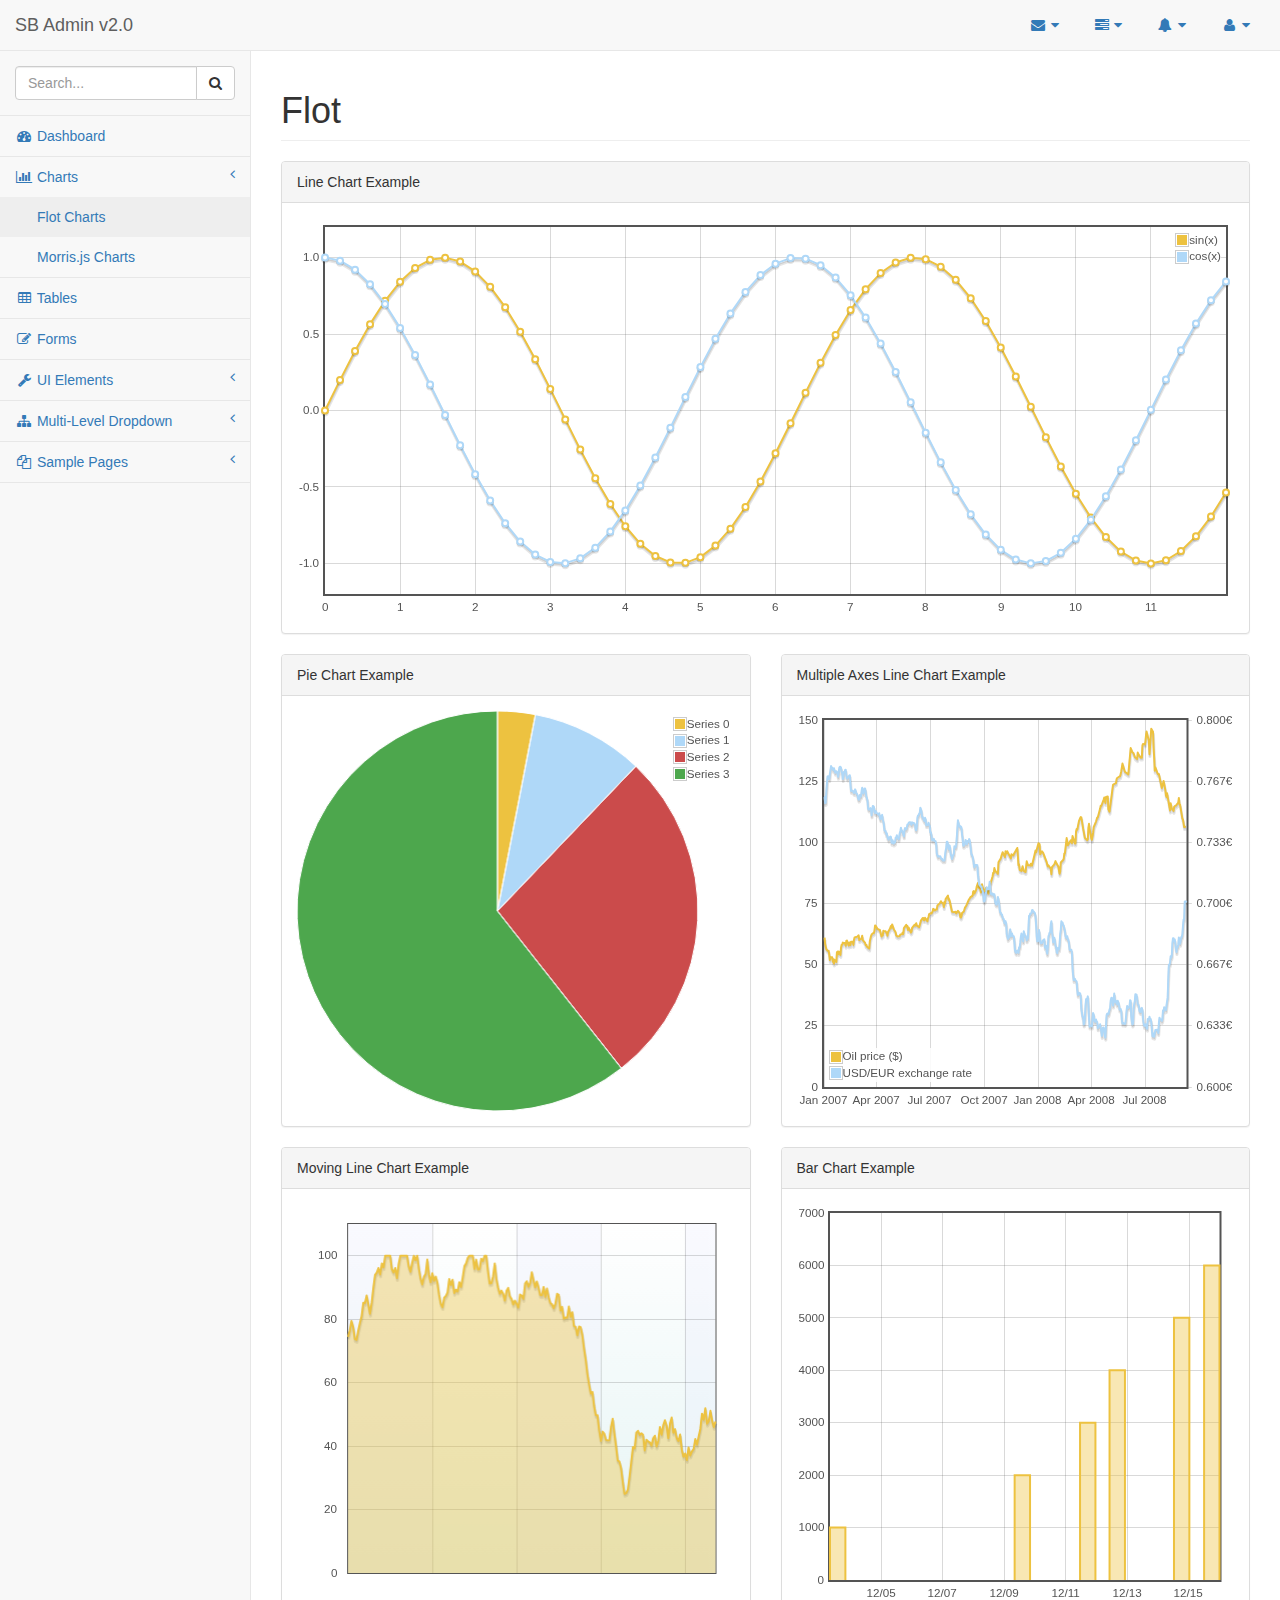
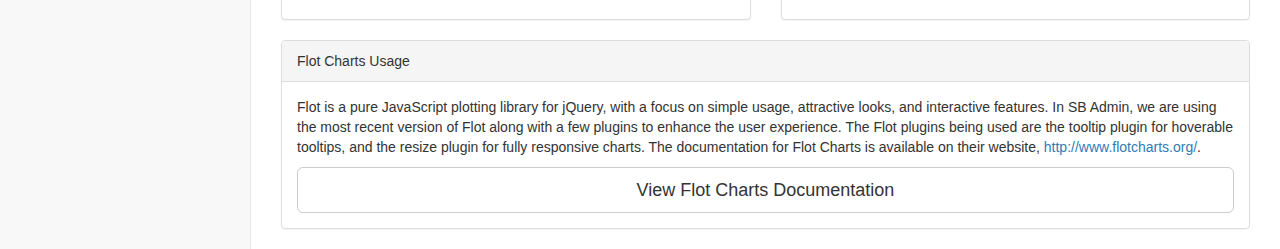
<file: sys-admin/pages/flot.html>
<!DOCTYPE html>
<html lang="en">

<head>

    <meta charset="utf-8">
    <meta http-equiv="X-UA-Compatible" content="IE=edge">
    <meta name="viewport" content="width=device-width, initial-scale=1">
    <meta name="description" content="">
    <meta name="author" content="">

    <title>SB Admin 2 - Bootstrap Admin Theme</title>

    <!-- Bootstrap Core CSS -->
    <link href="../vendor/bootstrap/css/bootstrap.min.css" rel="stylesheet">

    <!-- MetisMenu CSS -->
    <link href="../vendor/metisMenu/metisMenu.min.css" rel="stylesheet">

    <!-- Custom CSS -->
    <link href="../dist/css/sb-admin-2.css" rel="stylesheet">

    <!-- Morris Charts CSS -->
    <link href="../vendor/morrisjs/morris.css" rel="stylesheet">

    <!-- Custom Fonts -->
    <link href="../vendor/font-awesome/css/font-awesome.min.css" rel="stylesheet" type="text/css">

    <!-- HTML5 Shim and Respond.js IE8 support of HTML5 elements and media queries -->
    <!-- WARNING: Respond.js doesn't work if you view the page via file:// -->
    <!--[if lt IE 9]>
        <script src="https://oss.maxcdn.com/libs/html5shiv/3.7.0/html5shiv.js"></script>
        <script src="https://oss.maxcdn.com/libs/respond.js/1.4.2/respond.min.js"></script>
    <![endif]-->

</head>

<body>

    <div id="wrapper">

        <!-- Navigation -->
        <nav class="navbar navbar-default navbar-static-top" role="navigation" style="margin-bottom: 0">
            <div class="navbar-header">
                <button type="button" class="navbar-toggle" data-toggle="collapse" data-target=".navbar-collapse">
                    <span class="sr-only">Toggle navigation</span>
                    <span class="icon-bar"></span>
                    <span class="icon-bar"></span>
                    <span class="icon-bar"></span>
                </button>
                <a class="navbar-brand" href="index.html">SB Admin v2.0</a>
            </div>
            <!-- /.navbar-header -->

            <ul class="nav navbar-top-links navbar-right">
                <li class="dropdown">
                    <a class="dropdown-toggle" data-toggle="dropdown" href="#">
                        <i class="fa fa-envelope fa-fw"></i> <i class="fa fa-caret-down"></i>
                    </a>
                    <ul class="dropdown-menu dropdown-messages">
                        <li>
                            <a href="#">
                                <div>
                                    <strong>John Smith</strong>
                                    <span class="pull-right text-muted">
                                        <em>Yesterday</em>
                                    </span>
                                </div>
                                <div>Lorem ipsum dolor sit amet, consectetur adipiscing elit. Pellentesque eleifend...</div>
                            </a>
                        </li>
                        <li class="divider"></li>
                        <li>
                            <a href="#">
                                <div>
                                    <strong>John Smith</strong>
                                    <span class="pull-right text-muted">
                                        <em>Yesterday</em>
                                    </span>
                                </div>
                                <div>Lorem ipsum dolor sit amet, consectetur adipiscing elit. Pellentesque eleifend...</div>
                            </a>
                        </li>
                        <li class="divider"></li>
                        <li>
                            <a href="#">
                                <div>
                                    <strong>John Smith</strong>
                                    <span class="pull-right text-muted">
                                        <em>Yesterday</em>
                                    </span>
                                </div>
                                <div>Lorem ipsum dolor sit amet, consectetur adipiscing elit. Pellentesque eleifend...</div>
                            </a>
                        </li>
                        <li class="divider"></li>
                        <li>
                            <a class="text-center" href="#">
                                <strong>Read All Messages</strong>
                                <i class="fa fa-angle-right"></i>
                            </a>
                        </li>
                    </ul>
                    <!-- /.dropdown-messages -->
                </li>
                <!-- /.dropdown -->
                <li class="dropdown">
                    <a class="dropdown-toggle" data-toggle="dropdown" href="#">
                        <i class="fa fa-tasks fa-fw"></i> <i class="fa fa-caret-down"></i>
                    </a>
                    <ul class="dropdown-menu dropdown-tasks">
                        <li>
                            <a href="#">
                                <div>
                                    <p>
                                        <strong>Task 1</strong>
                                        <span class="pull-right text-muted">40% Complete</span>
                                    </p>
                                    <div class="progress progress-striped active">
                                        <div class="progress-bar progress-bar-success" role="progressbar" aria-valuenow="40" aria-valuemin="0" aria-valuemax="100" style="width: 40%">
                                            <span class="sr-only">40% Complete (success)</span>
                                        </div>
                                    </div>
                                </div>
                            </a>
                        </li>
                        <li class="divider"></li>
                        <li>
                            <a href="#">
                                <div>
                                    <p>
                                        <strong>Task 2</strong>
                                        <span class="pull-right text-muted">20% Complete</span>
                                    </p>
                                    <div class="progress progress-striped active">
                                        <div class="progress-bar progress-bar-info" role="progressbar" aria-valuenow="20" aria-valuemin="0" aria-valuemax="100" style="width: 20%">
                                            <span class="sr-only">20% Complete</span>
                                        </div>
                                    </div>
                                </div>
                            </a>
                        </li>
                        <li class="divider"></li>
                        <li>
                            <a href="#">
                                <div>
                                    <p>
                                        <strong>Task 3</strong>
                                        <span class="pull-right text-muted">60% Complete</span>
                                    </p>
                                    <div class="progress progress-striped active">
                                        <div class="progress-bar progress-bar-warning" role="progressbar" aria-valuenow="60" aria-valuemin="0" aria-valuemax="100" style="width: 60%">
                                            <span class="sr-only">60% Complete (warning)</span>
                                        </div>
                                    </div>
                                </div>
                            </a>
                        </li>
                        <li class="divider"></li>
                        <li>
                            <a href="#">
                                <div>
                                    <p>
                                        <strong>Task 4</strong>
                                        <span class="pull-right text-muted">80% Complete</span>
                                    </p>
                                    <div class="progress progress-striped active">
                                        <div class="progress-bar progress-bar-danger" role="progressbar" aria-valuenow="80" aria-valuemin="0" aria-valuemax="100" style="width: 80%">
                                            <span class="sr-only">80% Complete (danger)</span>
                                        </div>
                                    </div>
                                </div>
                            </a>
                        </li>
                        <li class="divider"></li>
                        <li>
                            <a class="text-center" href="#">
                                <strong>See All Tasks</strong>
                                <i class="fa fa-angle-right"></i>
                            </a>
                        </li>
                    </ul>
                    <!-- /.dropdown-tasks -->
                </li>
                <!-- /.dropdown -->
                <li class="dropdown">
                    <a class="dropdown-toggle" data-toggle="dropdown" href="#">
                        <i class="fa fa-bell fa-fw"></i> <i class="fa fa-caret-down"></i>
                    </a>
                    <ul class="dropdown-menu dropdown-alerts">
                        <li>
                            <a href="#">
                                <div>
                                    <i class="fa fa-comment fa-fw"></i> New Comment
                                    <span class="pull-right text-muted small">4 minutes ago</span>
                                </div>
                            </a>
                        </li>
                        <li class="divider"></li>
                        <li>
                            <a href="#">
                                <div>
                                    <i class="fa fa-twitter fa-fw"></i> 3 New Followers
                                    <span class="pull-right text-muted small">12 minutes ago</span>
                                </div>
                            </a>
                        </li>
                        <li class="divider"></li>
                        <li>
                            <a href="#">
                                <div>
                                    <i class="fa fa-envelope fa-fw"></i> Message Sent
                                    <span class="pull-right text-muted small">4 minutes ago</span>
                                </div>
                            </a>
                        </li>
                        <li class="divider"></li>
                        <li>
                            <a href="#">
                                <div>
                                    <i class="fa fa-tasks fa-fw"></i> New Task
                                    <span class="pull-right text-muted small">4 minutes ago</span>
                                </div>
                            </a>
                        </li>
                        <li class="divider"></li>
                        <li>
                            <a href="#">
                                <div>
                                    <i class="fa fa-upload fa-fw"></i> Server Rebooted
                                    <span class="pull-right text-muted small">4 minutes ago</span>
                                </div>
                            </a>
                        </li>
                        <li class="divider"></li>
                        <li>
                            <a class="text-center" href="#">
                                <strong>See All Alerts</strong>
                                <i class="fa fa-angle-right"></i>
                            </a>
                        </li>
                    </ul>
                    <!-- /.dropdown-alerts -->
                </li>
                <!-- /.dropdown -->
                <li class="dropdown">
                    <a class="dropdown-toggle" data-toggle="dropdown" href="#">
                        <i class="fa fa-user fa-fw"></i> <i class="fa fa-caret-down"></i>
                    </a>
                    <ul class="dropdown-menu dropdown-user">
                        <li><a href="#"><i class="fa fa-user fa-fw"></i> User Profile</a>
                        </li>
                        <li><a href="#"><i class="fa fa-gear fa-fw"></i> Settings</a>
                        </li>
                        <li class="divider"></li>
                        <li><a href="login.html"><i class="fa fa-sign-out fa-fw"></i> Logout</a>
                        </li>
                    </ul>
                    <!-- /.dropdown-user -->
                </li>
                <!-- /.dropdown -->
            </ul>
            <!-- /.navbar-top-links -->

            <div class="navbar-default sidebar" role="navigation">
                <div class="sidebar-nav navbar-collapse">
                    <ul class="nav" id="side-menu">
                        <li class="sidebar-search">
                            <div class="input-group custom-search-form">
                                <input type="text" class="form-control" placeholder="Search...">
                                <span class="input-group-btn">
                                <button class="btn btn-default" type="button">
                                    <i class="fa fa-search"></i>
                                </button>
                            </span>
                            </div>
                            <!-- /input-group -->
                        </li>
                        <li>
                            <a href="index.html"><i class="fa fa-dashboard fa-fw"></i> Dashboard</a>
                        </li>
                        <li>
                            <a href="#"><i class="fa fa-bar-chart-o fa-fw"></i> Charts<span class="fa arrow"></span></a>
                            <ul class="nav nav-second-level">
                                <li>
                                    <a href="flot.html">Flot Charts</a>
                                </li>
                                <li>
                                    <a href="morris.html">Morris.js Charts</a>
                                </li>
                            </ul>
                            <!-- /.nav-second-level -->
                        </li>
                        <li>
                            <a href="tables.html"><i class="fa fa-table fa-fw"></i> Tables</a>
                        </li>
                        <li>
                            <a href="forms.html"><i class="fa fa-edit fa-fw"></i> Forms</a>
                        </li>
                        <li>
                            <a href="#"><i class="fa fa-wrench fa-fw"></i> UI Elements<span class="fa arrow"></span></a>
                            <ul class="nav nav-second-level">
                                <li>
                                    <a href="panels-wells.html">Panels and Wells</a>
                                </li>
                                <li>
                                    <a href="buttons.html">Buttons</a>
                                </li>
                                <li>
                                    <a href="notifications.html">Notifications</a>
                                </li>
                                <li>
                                    <a href="typography.html">Typography</a>
                                </li>
                                <li>
                                    <a href="icons.html"> Icons</a>
                                </li>
                                <li>
                                    <a href="grid.html">Grid</a>
                                </li>
                            </ul>
                            <!-- /.nav-second-level -->
                        </li>
                        <li>
                            <a href="#"><i class="fa fa-sitemap fa-fw"></i> Multi-Level Dropdown<span class="fa arrow"></span></a>
                            <ul class="nav nav-second-level">
                                <li>
                                    <a href="#">Second Level Item</a>
                                </li>
                                <li>
                                    <a href="#">Second Level Item</a>
                                </li>
                                <li>
                                    <a href="#">Third Level <span class="fa arrow"></span></a>
                                    <ul class="nav nav-third-level">
                                        <li>
                                            <a href="#">Third Level Item</a>
                                        </li>
                                        <li>
                                            <a href="#">Third Level Item</a>
                                        </li>
                                        <li>
                                            <a href="#">Third Level Item</a>
                                        </li>
                                        <li>
                                            <a href="#">Third Level Item</a>
                                        </li>
                                    </ul>
                                    <!-- /.nav-third-level -->
                                </li>
                            </ul>
                            <!-- /.nav-second-level -->
                        </li>
                        <li>
                            <a href="#"><i class="fa fa-files-o fa-fw"></i> Sample Pages<span class="fa arrow"></span></a>
                            <ul class="nav nav-second-level">
                                <li>
                                    <a href="blank.html">Blank Page</a>
                                </li>
                                <li>
                                    <a href="login.html">Login Page</a>
                                </li>
                            </ul>
                            <!-- /.nav-second-level -->
                        </li>
                    </ul>
                </div>
                <!-- /.sidebar-collapse -->
            </div>
            <!-- /.navbar-static-side -->
        </nav>

        <div id="page-wrapper">
            <div class="row">
                <div class="col-lg-12">
                    <h1 class="page-header">Flot</h1>
                </div>
                <!-- /.col-lg-12 -->
            </div>
            <!-- /.row -->
            <div class="row">
                <div class="col-lg-12">
                    <div class="panel panel-default">
                        <div class="panel-heading">
                            Line Chart Example
                        </div>
                        <!-- /.panel-heading -->
                        <div class="panel-body">
                            <div class="flot-chart">
                                <div class="flot-chart-content" id="flot-line-chart"></div>
                            </div>
                        </div>
                        <!-- /.panel-body -->
                    </div>
                    <!-- /.panel -->
                </div>
                <!-- /.col-lg-12 -->
                <div class="col-lg-6">
                    <div class="panel panel-default">
                        <div class="panel-heading">
                            Pie Chart Example
                        </div>
                        <!-- /.panel-heading -->
                        <div class="panel-body">
                            <div class="flot-chart">
                                <div class="flot-chart-content" id="flot-pie-chart"></div>
                            </div>
                        </div>
                        <!-- /.panel-body -->
                    </div>
                    <!-- /.panel -->
                </div>
                <!-- /.col-lg-6 -->
                <div class="col-lg-6">
                    <div class="panel panel-default">
                        <div class="panel-heading">
                            Multiple Axes Line Chart Example
                        </div>
                        <!-- /.panel-heading -->
                        <div class="panel-body">
                            <div class="flot-chart">
                                <div class="flot-chart-content" id="flot-line-chart-multi"></div>
                            </div>
                        </div>
                        <!-- /.panel-body -->
                    </div>
                    <!-- /.panel -->
                </div>
                <!-- /.col-lg-6 -->
                <div class="col-lg-6">
                    <div class="panel panel-default">
                        <div class="panel-heading">
                            Moving Line Chart Example
                        </div>
                        <!-- /.panel-heading -->
                        <div class="panel-body">
                            <div class="flot-chart">
                                <div class="flot-chart-content" id="flot-line-chart-moving"></div>
                            </div>
                        </div>
                        <!-- /.panel-body -->
                    </div>
                    <!-- /.panel -->
                </div>
                <!-- /.col-lg-6 -->
                <div class="col-lg-6">
                    <div class="panel panel-default">
                        <div class="panel-heading">
                            Bar Chart Example
                        </div>
                        <!-- /.panel-heading -->
                        <div class="panel-body">
                            <div class="flot-chart">
                                <div class="flot-chart-content" id="flot-bar-chart"></div>
                            </div>
                        </div>
                        <!-- /.panel-body -->
                    </div>
                    <!-- /.panel -->
                </div>
                <!-- /.col-lg-6 -->
                <div class="col-lg-12">
                    <div class="panel panel-default">
                        <div class="panel-heading">
                            Flot Charts Usage
                        </div>
                        <!-- /.panel-heading -->
                        <div class="panel-body">
                            <p>Flot is a pure JavaScript plotting library for jQuery, with a focus on simple usage, attractive looks, and interactive features. In SB Admin, we are using the most recent version of Flot along with a few plugins to enhance the user experience. The Flot plugins being used are the tooltip plugin for hoverable tooltips, and the resize plugin for fully responsive charts. The documentation for Flot Charts is available on their website, <a target="_blank" href="http://www.flotcharts.org/">http://www.flotcharts.org/</a>.</p>
                            <a target="_blank" class="btn btn-default btn-lg btn-block" href="http://www.flotcharts.org/">View Flot Charts Documentation</a>
                        </div>
                        <!-- /.panel-body -->
                    </div>
                    <!-- /.panel -->
                </div>
                <!-- /.col-lg-6 -->
            </div>
            <!-- /.row -->
        </div>
        <!-- /#page-wrapper -->

    </div>
    <!-- /#wrapper -->

    <!-- jQuery -->
    <script src="../vendor/jquery/jquery.min.js"></script>

    <!-- Bootstrap Core JavaScript -->
    <script src="../vendor/bootstrap/js/bootstrap.min.js"></script>

    <!-- Metis Menu Plugin JavaScript -->
    <script src="../vendor/metisMenu/metisMenu.min.js"></script>

    <!-- Flot Charts JavaScript -->
    <script src="../vendor/flot/excanvas.min.js"></script>
    <script src="../vendor/flot/jquery.flot.js"></script>
    <script src="../vendor/flot/jquery.flot.pie.js"></script>
    <script src="../vendor/flot/jquery.flot.resize.js"></script>
    <script src="../vendor/flot/jquery.flot.time.js"></script>
    <script src="../vendor/flot-tooltip/jquery.flot.tooltip.min.js"></script>
    <script src="../data/flot-data.js"></script>

    <!-- Custom Theme JavaScript -->
    <script src="../dist/js/sb-admin-2.js"></script>

</body>

</html>
</file>
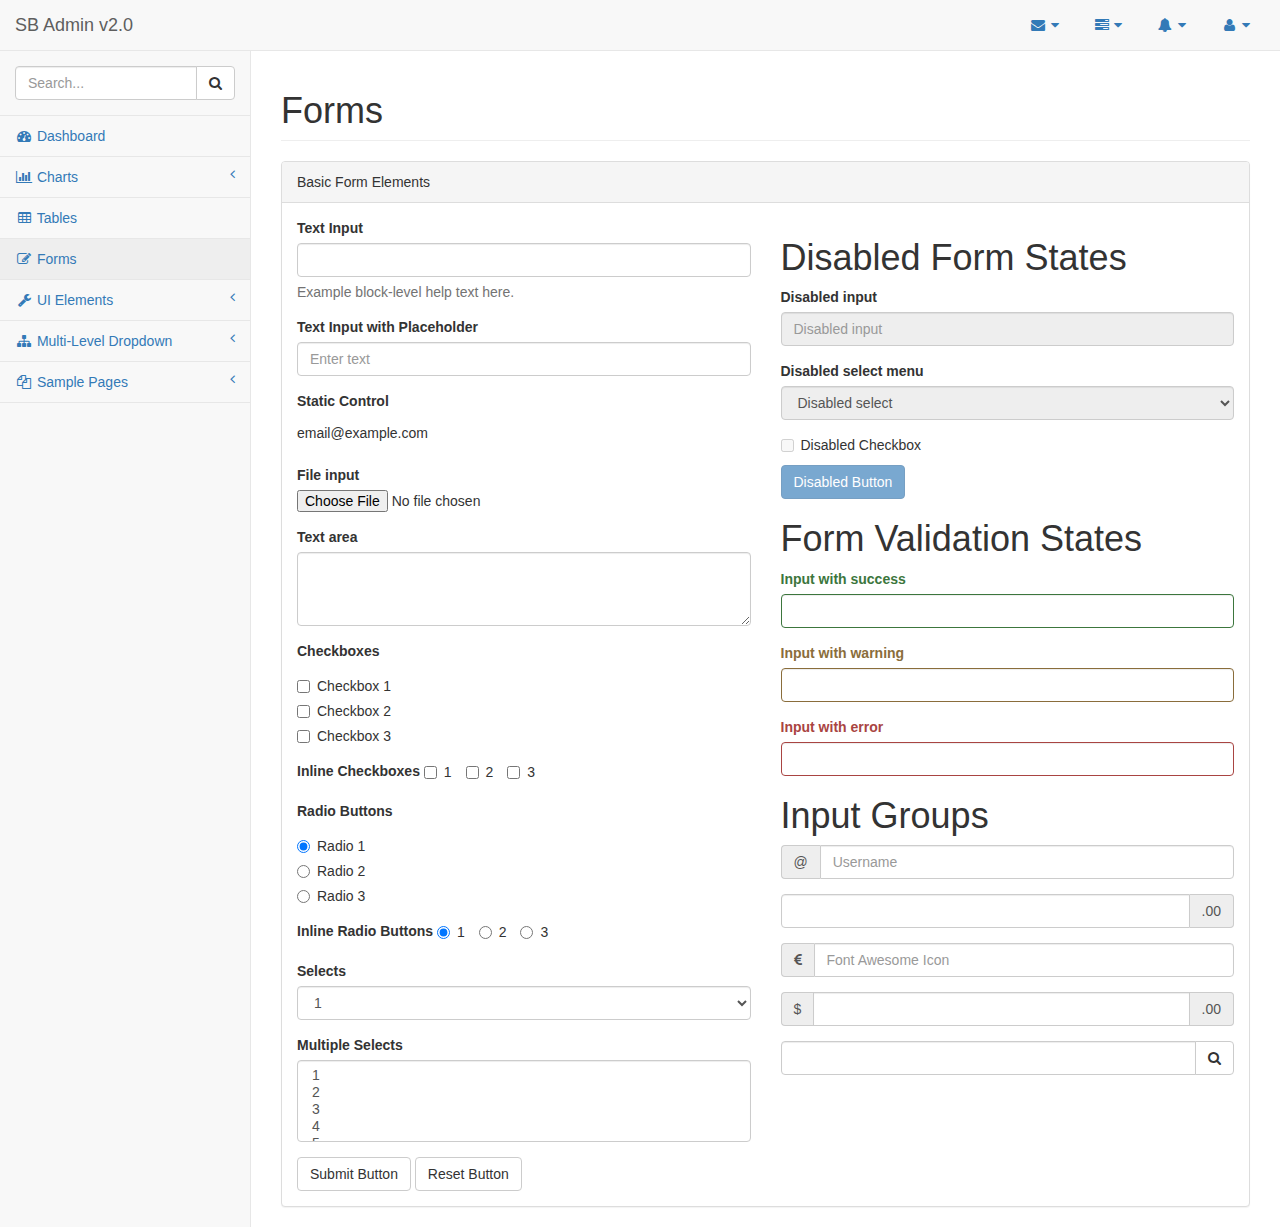
<file: sys-admin/pages/forms.html>
<!DOCTYPE html>
<html lang="en">

<head>

    <meta charset="utf-8">
    <meta http-equiv="X-UA-Compatible" content="IE=edge">
    <meta name="viewport" content="width=device-width, initial-scale=1">
    <meta name="description" content="">
    <meta name="author" content="">

    <title>SB Admin 2 - Bootstrap Admin Theme</title>

    <!-- Bootstrap Core CSS -->
    <link href="../vendor/bootstrap/css/bootstrap.min.css" rel="stylesheet">

    <!-- MetisMenu CSS -->
    <link href="../vendor/metisMenu/metisMenu.min.css" rel="stylesheet">

    <!-- Custom CSS -->
    <link href="../dist/css/sb-admin-2.css" rel="stylesheet">

    <!-- Custom Fonts -->
    <link href="../vendor/font-awesome/css/font-awesome.min.css" rel="stylesheet" type="text/css">

    <!-- HTML5 Shim and Respond.js IE8 support of HTML5 elements and media queries -->
    <!-- WARNING: Respond.js doesn't work if you view the page via file:// -->
    <!--[if lt IE 9]>
        <script src="https://oss.maxcdn.com/libs/html5shiv/3.7.0/html5shiv.js"></script>
        <script src="https://oss.maxcdn.com/libs/respond.js/1.4.2/respond.min.js"></script>
    <![endif]-->

</head>

<body>

    <div id="wrapper">

        <!-- Navigation -->
        <nav class="navbar navbar-default navbar-static-top" role="navigation" style="margin-bottom: 0">
            <div class="navbar-header">
                <button type="button" class="navbar-toggle" data-toggle="collapse" data-target=".navbar-collapse">
                    <span class="sr-only">Toggle navigation</span>
                    <span class="icon-bar"></span>
                    <span class="icon-bar"></span>
                    <span class="icon-bar"></span>
                </button>
                <a class="navbar-brand" href="index.html">SB Admin v2.0</a>
            </div>
            <!-- /.navbar-header -->

            <ul class="nav navbar-top-links navbar-right">
                <li class="dropdown">
                    <a class="dropdown-toggle" data-toggle="dropdown" href="#">
                        <i class="fa fa-envelope fa-fw"></i> <i class="fa fa-caret-down"></i>
                    </a>
                    <ul class="dropdown-menu dropdown-messages">
                        <li>
                            <a href="#">
                                <div>
                                    <strong>John Smith</strong>
                                    <span class="pull-right text-muted">
                                        <em>Yesterday</em>
                                    </span>
                                </div>
                                <div>Lorem ipsum dolor sit amet, consectetur adipiscing elit. Pellentesque eleifend...</div>
                            </a>
                        </li>
                        <li class="divider"></li>
                        <li>
                            <a href="#">
                                <div>
                                    <strong>John Smith</strong>
                                    <span class="pull-right text-muted">
                                        <em>Yesterday</em>
                                    </span>
                                </div>
                                <div>Lorem ipsum dolor sit amet, consectetur adipiscing elit. Pellentesque eleifend...</div>
                            </a>
                        </li>
                        <li class="divider"></li>
                        <li>
                            <a href="#">
                                <div>
                                    <strong>John Smith</strong>
                                    <span class="pull-right text-muted">
                                        <em>Yesterday</em>
                                    </span>
                                </div>
                                <div>Lorem ipsum dolor sit amet, consectetur adipiscing elit. Pellentesque eleifend...</div>
                            </a>
                        </li>
                        <li class="divider"></li>
                        <li>
                            <a class="text-center" href="#">
                                <strong>Read All Messages</strong>
                                <i class="fa fa-angle-right"></i>
                            </a>
                        </li>
                    </ul>
                    <!-- /.dropdown-messages -->
                </li>
                <!-- /.dropdown -->
                <li class="dropdown">
                    <a class="dropdown-toggle" data-toggle="dropdown" href="#">
                        <i class="fa fa-tasks fa-fw"></i> <i class="fa fa-caret-down"></i>
                    </a>
                    <ul class="dropdown-menu dropdown-tasks">
                        <li>
                            <a href="#">
                                <div>
                                    <p>
                                        <strong>Task 1</strong>
                                        <span class="pull-right text-muted">40% Complete</span>
                                    </p>
                                    <div class="progress progress-striped active">
                                        <div class="progress-bar progress-bar-success" role="progressbar" aria-valuenow="40" aria-valuemin="0" aria-valuemax="100" style="width: 40%">
                                            <span class="sr-only">40% Complete (success)</span>
                                        </div>
                                    </div>
                                </div>
                            </a>
                        </li>
                        <li class="divider"></li>
                        <li>
                            <a href="#">
                                <div>
                                    <p>
                                        <strong>Task 2</strong>
                                        <span class="pull-right text-muted">20% Complete</span>
                                    </p>
                                    <div class="progress progress-striped active">
                                        <div class="progress-bar progress-bar-info" role="progressbar" aria-valuenow="20" aria-valuemin="0" aria-valuemax="100" style="width: 20%">
                                            <span class="sr-only">20% Complete</span>
                                        </div>
                                    </div>
                                </div>
                            </a>
                        </li>
                        <li class="divider"></li>
                        <li>
                            <a href="#">
                                <div>
                                    <p>
                                        <strong>Task 3</strong>
                                        <span class="pull-right text-muted">60% Complete</span>
                                    </p>
                                    <div class="progress progress-striped active">
                                        <div class="progress-bar progress-bar-warning" role="progressbar" aria-valuenow="60" aria-valuemin="0" aria-valuemax="100" style="width: 60%">
                                            <span class="sr-only">60% Complete (warning)</span>
                                        </div>
                                    </div>
                                </div>
                            </a>
                        </li>
                        <li class="divider"></li>
                        <li>
                            <a href="#">
                                <div>
                                    <p>
                                        <strong>Task 4</strong>
                                        <span class="pull-right text-muted">80% Complete</span>
                                    </p>
                                    <div class="progress progress-striped active">
                                        <div class="progress-bar progress-bar-danger" role="progressbar" aria-valuenow="80" aria-valuemin="0" aria-valuemax="100" style="width: 80%">
                                            <span class="sr-only">80% Complete (danger)</span>
                                        </div>
                                    </div>
                                </div>
                            </a>
                        </li>
                        <li class="divider"></li>
                        <li>
                            <a class="text-center" href="#">
                                <strong>See All Tasks</strong>
                                <i class="fa fa-angle-right"></i>
                            </a>
                        </li>
                    </ul>
                    <!-- /.dropdown-tasks -->
                </li>
                <!-- /.dropdown -->
                <li class="dropdown">
                    <a class="dropdown-toggle" data-toggle="dropdown" href="#">
                        <i class="fa fa-bell fa-fw"></i> <i class="fa fa-caret-down"></i>
                    </a>
                    <ul class="dropdown-menu dropdown-alerts">
                        <li>
                            <a href="#">
                                <div>
                                    <i class="fa fa-comment fa-fw"></i> New Comment
                                    <span class="pull-right text-muted small">4 minutes ago</span>
                                </div>
                            </a>
                        </li>
                        <li class="divider"></li>
                        <li>
                            <a href="#">
                                <div>
                                    <i class="fa fa-twitter fa-fw"></i> 3 New Followers
                                    <span class="pull-right text-muted small">12 minutes ago</span>
                                </div>
                            </a>
                        </li>
                        <li class="divider"></li>
                        <li>
                            <a href="#">
                                <div>
                                    <i class="fa fa-envelope fa-fw"></i> Message Sent
                                    <span class="pull-right text-muted small">4 minutes ago</span>
                                </div>
                            </a>
                        </li>
                        <li class="divider"></li>
                        <li>
                            <a href="#">
                                <div>
                                    <i class="fa fa-tasks fa-fw"></i> New Task
                                    <span class="pull-right text-muted small">4 minutes ago</span>
                                </div>
                            </a>
                        </li>
                        <li class="divider"></li>
                        <li>
                            <a href="#">
                                <div>
                                    <i class="fa fa-upload fa-fw"></i> Server Rebooted
                                    <span class="pull-right text-muted small">4 minutes ago</span>
                                </div>
                            </a>
                        </li>
                        <li class="divider"></li>
                        <li>
                            <a class="text-center" href="#">
                                <strong>See All Alerts</strong>
                                <i class="fa fa-angle-right"></i>
                            </a>
                        </li>
                    </ul>
                    <!-- /.dropdown-alerts -->
                </li>
                <!-- /.dropdown -->
                <li class="dropdown">
                    <a class="dropdown-toggle" data-toggle="dropdown" href="#">
                        <i class="fa fa-user fa-fw"></i> <i class="fa fa-caret-down"></i>
                    </a>
                    <ul class="dropdown-menu dropdown-user">
                        <li><a href="#"><i class="fa fa-user fa-fw"></i> User Profile</a>
                        </li>
                        <li><a href="#"><i class="fa fa-gear fa-fw"></i> Settings</a>
                        </li>
                        <li class="divider"></li>
                        <li><a href="login.html"><i class="fa fa-sign-out fa-fw"></i> Logout</a>
                        </li>
                    </ul>
                    <!-- /.dropdown-user -->
                </li>
                <!-- /.dropdown -->
            </ul>
            <!-- /.navbar-top-links -->

            <div class="navbar-default sidebar" role="navigation">
                <div class="sidebar-nav navbar-collapse">
                    <ul class="nav" id="side-menu">
                        <li class="sidebar-search">
                            <div class="input-group custom-search-form">
                                <input type="text" class="form-control" placeholder="Search...">
                                <span class="input-group-btn">
                                <button class="btn btn-default" type="button">
                                    <i class="fa fa-search"></i>
                                </button>
                            </span>
                            </div>
                            <!-- /input-group -->
                        </li>
                        <li>
                            <a href="index.html"><i class="fa fa-dashboard fa-fw"></i> Dashboard</a>
                        </li>
                        <li>
                            <a href="#"><i class="fa fa-bar-chart-o fa-fw"></i> Charts<span class="fa arrow"></span></a>
                            <ul class="nav nav-second-level">
                                <li>
                                    <a href="flot.html">Flot Charts</a>
                                </li>
                                <li>
                                    <a href="morris.html">Morris.js Charts</a>
                                </li>
                            </ul>
                            <!-- /.nav-second-level -->
                        </li>
                        <li>
                            <a href="tables.html"><i class="fa fa-table fa-fw"></i> Tables</a>
                        </li>
                        <li>
                            <a href="forms.html"><i class="fa fa-edit fa-fw"></i> Forms</a>
                        </li>
                        <li>
                            <a href="#"><i class="fa fa-wrench fa-fw"></i> UI Elements<span class="fa arrow"></span></a>
                            <ul class="nav nav-second-level">
                                <li>
                                    <a href="panels-wells.html">Panels and Wells</a>
                                </li>
                                <li>
                                    <a href="buttons.html">Buttons</a>
                                </li>
                                <li>
                                    <a href="notifications.html">Notifications</a>
                                </li>
                                <li>
                                    <a href="typography.html">Typography</a>
                                </li>
                                <li>
                                    <a href="icons.html"> Icons</a>
                                </li>
                                <li>
                                    <a href="grid.html">Grid</a>
                                </li>
                            </ul>
                            <!-- /.nav-second-level -->
                        </li>
                        <li>
                            <a href="#"><i class="fa fa-sitemap fa-fw"></i> Multi-Level Dropdown<span class="fa arrow"></span></a>
                            <ul class="nav nav-second-level">
                                <li>
                                    <a href="#">Second Level Item</a>
                                </li>
                                <li>
                                    <a href="#">Second Level Item</a>
                                </li>
                                <li>
                                    <a href="#">Third Level <span class="fa arrow"></span></a>
                                    <ul class="nav nav-third-level">
                                        <li>
                                            <a href="#">Third Level Item</a>
                                        </li>
                                        <li>
                                            <a href="#">Third Level Item</a>
                                        </li>
                                        <li>
                                            <a href="#">Third Level Item</a>
                                        </li>
                                        <li>
                                            <a href="#">Third Level Item</a>
                                        </li>
                                    </ul>
                                    <!-- /.nav-third-level -->
                                </li>
                            </ul>
                            <!-- /.nav-second-level -->
                        </li>
                        <li>
                            <a href="#"><i class="fa fa-files-o fa-fw"></i> Sample Pages<span class="fa arrow"></span></a>
                            <ul class="nav nav-second-level">
                                <li>
                                    <a href="blank.html">Blank Page</a>
                                </li>
                                <li>
                                    <a href="login.html">Login Page</a>
                                </li>
                            </ul>
                            <!-- /.nav-second-level -->
                        </li>
                    </ul>
                </div>
                <!-- /.sidebar-collapse -->
            </div>
            <!-- /.navbar-static-side -->
        </nav>

        <div id="page-wrapper">
            <div class="row">
                <div class="col-lg-12">
                    <h1 class="page-header">Forms</h1>
                </div>
                <!-- /.col-lg-12 -->
            </div>
            <!-- /.row -->
            <div class="row">
                <div class="col-lg-12">
                    <div class="panel panel-default">
                        <div class="panel-heading">
                            Basic Form Elements
                        </div>
                        <div class="panel-body">
                            <div class="row">
                                <div class="col-lg-6">
                                    <form role="form">
                                        <div class="form-group">
                                            <label>Text Input</label>
                                            <input class="form-control">
                                            <p class="help-block">Example block-level help text here.</p>
                                        </div>
                                        <div class="form-group">
                                            <label>Text Input with Placeholder</label>
                                            <input class="form-control" placeholder="Enter text">
                                        </div>
                                        <div class="form-group">
                                            <label>Static Control</label>
                                            <p class="form-control-static">email@example.com</p>
                                        </div>
                                        <div class="form-group">
                                            <label>File input</label>
                                            <input type="file">
                                        </div>
                                        <div class="form-group">
                                            <label>Text area</label>
                                            <textarea class="form-control" rows="3"></textarea>
                                        </div>
                                        <div class="form-group">
                                            <label>Checkboxes</label>
                                            <div class="checkbox">
                                                <label>
                                                    <input type="checkbox" value="">Checkbox 1
                                                </label>
                                            </div>
                                            <div class="checkbox">
                                                <label>
                                                    <input type="checkbox" value="">Checkbox 2
                                                </label>
                                            </div>
                                            <div class="checkbox">
                                                <label>
                                                    <input type="checkbox" value="">Checkbox 3
                                                </label>
                                            </div>
                                        </div>
                                        <div class="form-group">
                                            <label>Inline Checkboxes</label>
                                            <label class="checkbox-inline">
                                                <input type="checkbox">1
                                            </label>
                                            <label class="checkbox-inline">
                                                <input type="checkbox">2
                                            </label>
                                            <label class="checkbox-inline">
                                                <input type="checkbox">3
                                            </label>
                                        </div>
                                        <div class="form-group">
                                            <label>Radio Buttons</label>
                                            <div class="radio">
                                                <label>
                                                    <input type="radio" name="optionsRadios" id="optionsRadios1" value="option1" checked>Radio 1
                                                </label>
                                            </div>
                                            <div class="radio">
                                                <label>
                                                    <input type="radio" name="optionsRadios" id="optionsRadios2" value="option2">Radio 2
                                                </label>
                                            </div>
                                            <div class="radio">
                                                <label>
                                                    <input type="radio" name="optionsRadios" id="optionsRadios3" value="option3">Radio 3
                                                </label>
                                            </div>
                                        </div>
                                        <div class="form-group">
                                            <label>Inline Radio Buttons</label>
                                            <label class="radio-inline">
                                                <input type="radio" name="optionsRadiosInline" id="optionsRadiosInline1" value="option1" checked>1
                                            </label>
                                            <label class="radio-inline">
                                                <input type="radio" name="optionsRadiosInline" id="optionsRadiosInline2" value="option2">2
                                            </label>
                                            <label class="radio-inline">
                                                <input type="radio" name="optionsRadiosInline" id="optionsRadiosInline3" value="option3">3
                                            </label>
                                        </div>
                                        <div class="form-group">
                                            <label>Selects</label>
                                            <select class="form-control">
                                                <option>1</option>
                                                <option>2</option>
                                                <option>3</option>
                                                <option>4</option>
                                                <option>5</option>
                                            </select>
                                        </div>
                                        <div class="form-group">
                                            <label>Multiple Selects</label>
                                            <select multiple class="form-control">
                                                <option>1</option>
                                                <option>2</option>
                                                <option>3</option>
                                                <option>4</option>
                                                <option>5</option>
                                            </select>
                                        </div>
                                        <button type="submit" class="btn btn-default">Submit Button</button>
                                        <button type="reset" class="btn btn-default">Reset Button</button>
                                    </form>
                                </div>
                                <!-- /.col-lg-6 (nested) -->
                                <div class="col-lg-6">
                                    <h1>Disabled Form States</h1>
                                    <form role="form">
                                        <fieldset disabled>
                                            <div class="form-group">
                                                <label for="disabledSelect">Disabled input</label>
                                                <input class="form-control" id="disabledInput" type="text" placeholder="Disabled input" disabled>
                                            </div>
                                            <div class="form-group">
                                                <label for="disabledSelect">Disabled select menu</label>
                                                <select id="disabledSelect" class="form-control">
                                                    <option>Disabled select</option>
                                                </select>
                                            </div>
                                            <div class="checkbox">
                                                <label>
                                                    <input type="checkbox">Disabled Checkbox
                                                </label>
                                            </div>
                                            <button type="submit" class="btn btn-primary">Disabled Button</button>
                                        </fieldset>
                                    </form>
                                    <h1>Form Validation States</h1>
                                    <form role="form">
                                        <div class="form-group has-success">
                                            <label class="control-label" for="inputSuccess">Input with success</label>
                                            <input type="text" class="form-control" id="inputSuccess">
                                        </div>
                                        <div class="form-group has-warning">
                                            <label class="control-label" for="inputWarning">Input with warning</label>
                                            <input type="text" class="form-control" id="inputWarning">
                                        </div>
                                        <div class="form-group has-error">
                                            <label class="control-label" for="inputError">Input with error</label>
                                            <input type="text" class="form-control" id="inputError">
                                        </div>
                                    </form>
                                    <h1>Input Groups</h1>
                                    <form role="form">
                                        <div class="form-group input-group">
                                            <span class="input-group-addon">@</span>
                                            <input type="text" class="form-control" placeholder="Username">
                                        </div>
                                        <div class="form-group input-group">
                                            <input type="text" class="form-control">
                                            <span class="input-group-addon">.00</span>
                                        </div>
                                        <div class="form-group input-group">
                                            <span class="input-group-addon"><i class="fa fa-eur"></i>
                                            </span>
                                            <input type="text" class="form-control" placeholder="Font Awesome Icon">
                                        </div>
                                        <div class="form-group input-group">
                                            <span class="input-group-addon">$</span>
                                            <input type="text" class="form-control">
                                            <span class="input-group-addon">.00</span>
                                        </div>
                                        <div class="form-group input-group">
                                            <input type="text" class="form-control">
                                            <span class="input-group-btn">
                                                <button class="btn btn-default" type="button"><i class="fa fa-search"></i>
                                                </button>
                                            </span>
                                        </div>
                                    </form>
                                </div>
                                <!-- /.col-lg-6 (nested) -->
                            </div>
                            <!-- /.row (nested) -->
                        </div>
                        <!-- /.panel-body -->
                    </div>
                    <!-- /.panel -->
                </div>
                <!-- /.col-lg-12 -->
            </div>
            <!-- /.row -->
        </div>
        <!-- /#page-wrapper -->

    </div>
    <!-- /#wrapper -->

    <!-- jQuery -->
    <script src="../vendor/jquery/jquery.min.js"></script>

    <!-- Bootstrap Core JavaScript -->
    <script src="../vendor/bootstrap/js/bootstrap.min.js"></script>

    <!-- Metis Menu Plugin JavaScript -->
    <script src="../vendor/metisMenu/metisMenu.min.js"></script>

    <!-- Custom Theme JavaScript -->
    <script src="../dist/js/sb-admin-2.js"></script>

</body>

</html>
</file>
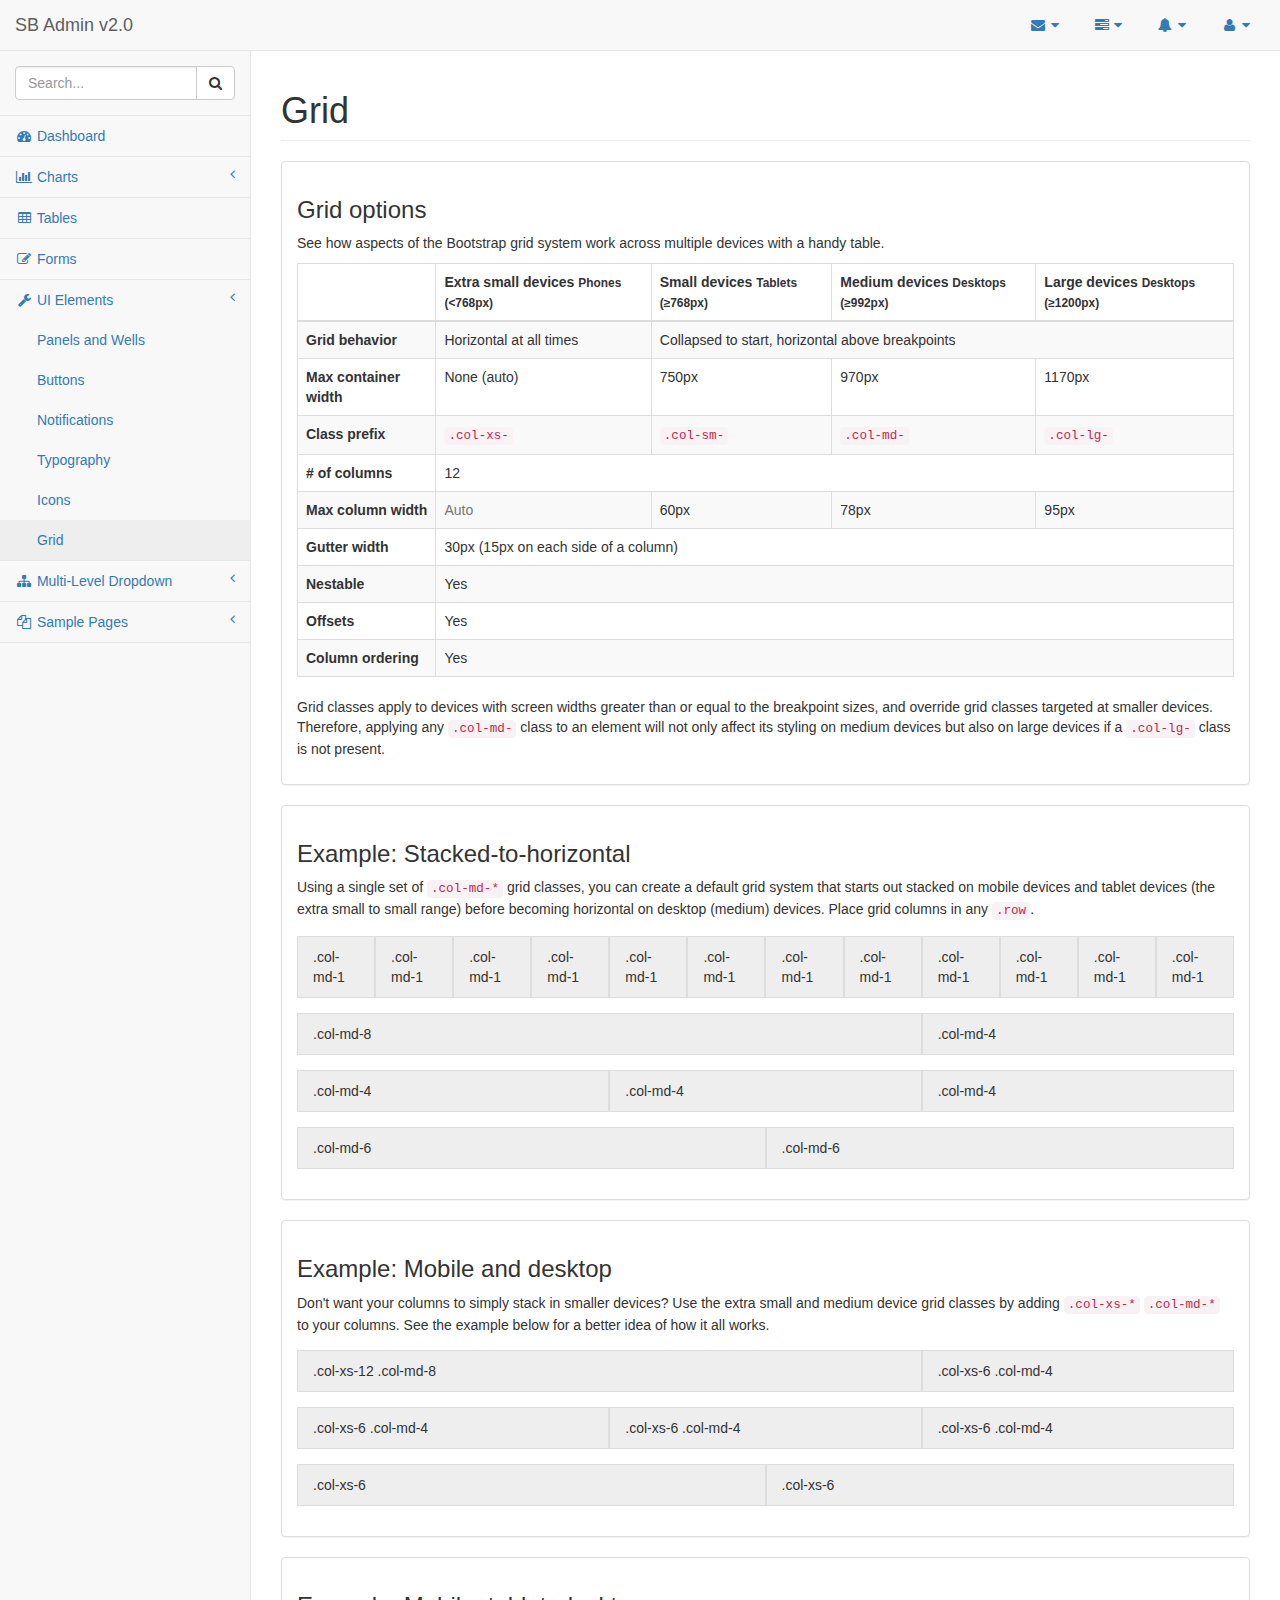
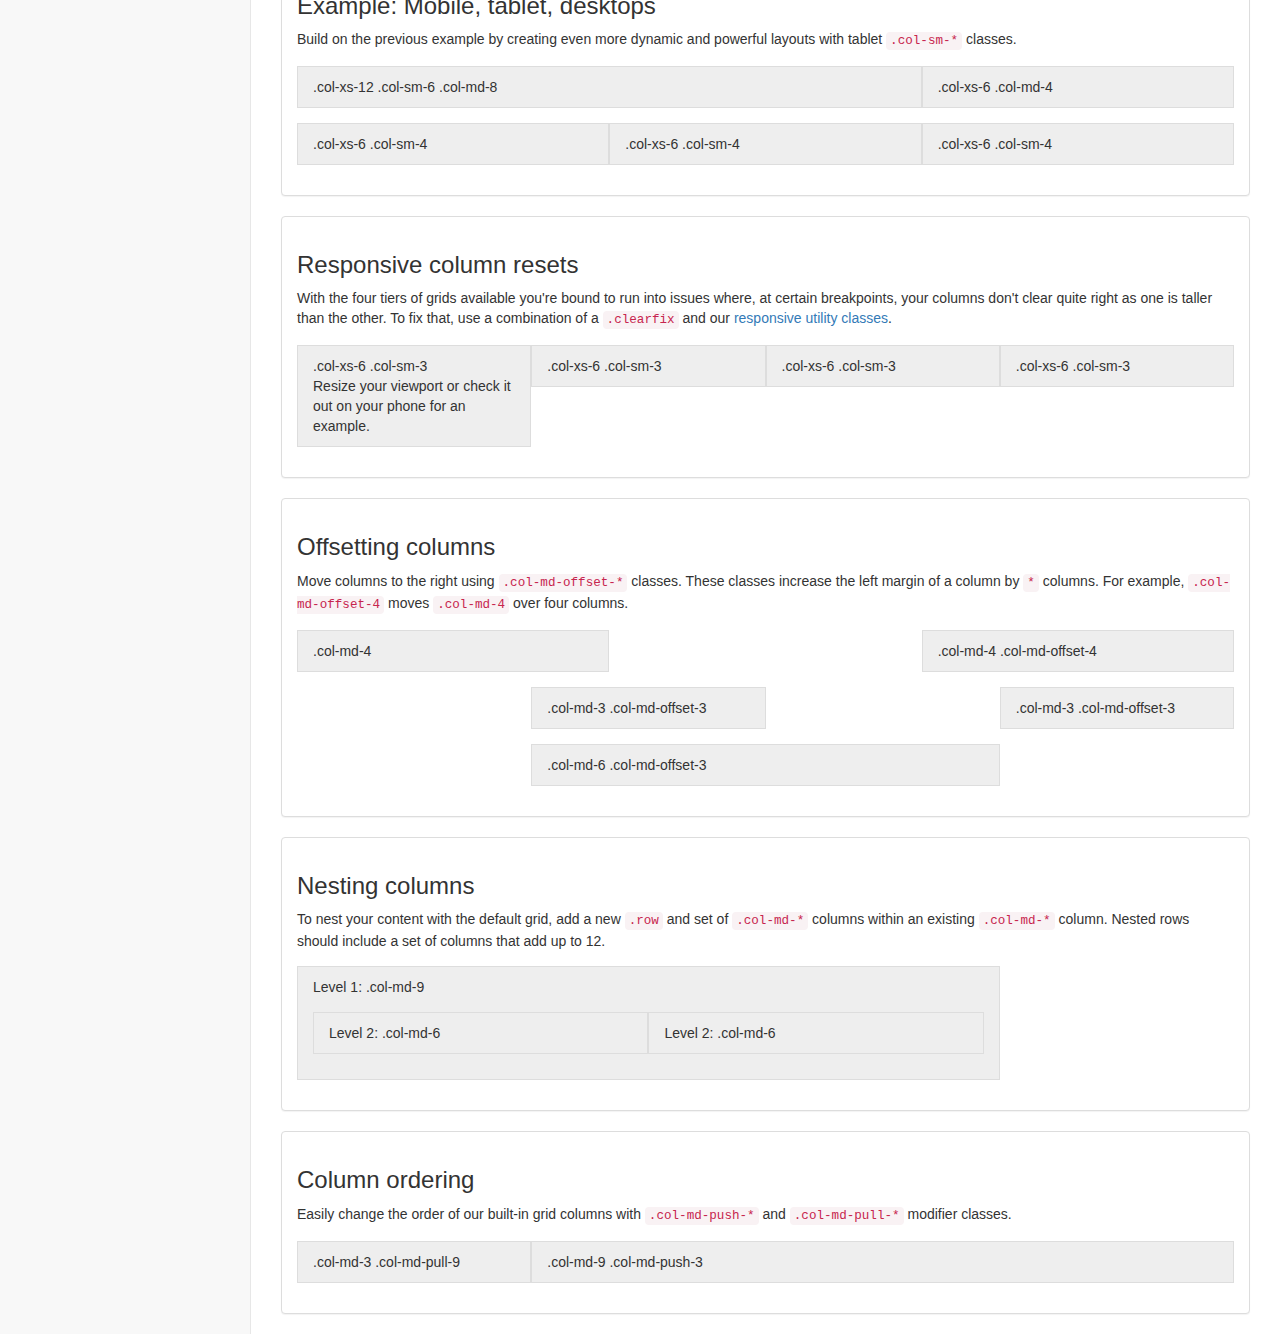
<file: sys-admin/pages/grid.html>
<!DOCTYPE html>
<html lang="en">

<head>

    <meta charset="utf-8">
    <meta http-equiv="X-UA-Compatible" content="IE=edge">
    <meta name="viewport" content="width=device-width, initial-scale=1">
    <meta name="description" content="">
    <meta name="author" content="">

    <title>SB Admin 2 - Bootstrap Admin Theme</title>

    <!-- Bootstrap Core CSS -->
    <link href="../vendor/bootstrap/css/bootstrap.min.css" rel="stylesheet">

    <!-- MetisMenu CSS -->
    <link href="../vendor/metisMenu/metisMenu.min.css" rel="stylesheet">

    <!-- Custom CSS -->
    <link href="../dist/css/sb-admin-2.css" rel="stylesheet">

    <!-- Custom Fonts -->
    <link href="../vendor/font-awesome/css/font-awesome.min.css" rel="stylesheet" type="text/css">

    <!-- HTML5 Shim and Respond.js IE8 support of HTML5 elements and media queries -->
    <!-- WARNING: Respond.js doesn't work if you view the page via file:// -->
    <!--[if lt IE 9]>
        <script src="https://oss.maxcdn.com/libs/html5shiv/3.7.0/html5shiv.js"></script>
        <script src="https://oss.maxcdn.com/libs/respond.js/1.4.2/respond.min.js"></script>
    <![endif]-->

</head>

<body>

    <div id="wrapper">

        <!-- Navigation -->
        <nav class="navbar navbar-default navbar-static-top" role="navigation" style="margin-bottom: 0">
            <div class="navbar-header">
                <button type="button" class="navbar-toggle" data-toggle="collapse" data-target=".navbar-collapse">
                    <span class="sr-only">Toggle navigation</span>
                    <span class="icon-bar"></span>
                    <span class="icon-bar"></span>
                    <span class="icon-bar"></span>
                </button>
                <a class="navbar-brand" href="index.html">SB Admin v2.0</a>
            </div>
            <!-- /.navbar-header -->

            <ul class="nav navbar-top-links navbar-right">
                <li class="dropdown">
                    <a class="dropdown-toggle" data-toggle="dropdown" href="#">
                        <i class="fa fa-envelope fa-fw"></i> <i class="fa fa-caret-down"></i>
                    </a>
                    <ul class="dropdown-menu dropdown-messages">
                        <li>
                            <a href="#">
                                <div>
                                    <strong>John Smith</strong>
                                    <span class="pull-right text-muted">
                                        <em>Yesterday</em>
                                    </span>
                                </div>
                                <div>Lorem ipsum dolor sit amet, consectetur adipiscing elit. Pellentesque eleifend...</div>
                            </a>
                        </li>
                        <li class="divider"></li>
                        <li>
                            <a href="#">
                                <div>
                                    <strong>John Smith</strong>
                                    <span class="pull-right text-muted">
                                        <em>Yesterday</em>
                                    </span>
                                </div>
                                <div>Lorem ipsum dolor sit amet, consectetur adipiscing elit. Pellentesque eleifend...</div>
                            </a>
                        </li>
                        <li class="divider"></li>
                        <li>
                            <a href="#">
                                <div>
                                    <strong>John Smith</strong>
                                    <span class="pull-right text-muted">
                                        <em>Yesterday</em>
                                    </span>
                                </div>
                                <div>Lorem ipsum dolor sit amet, consectetur adipiscing elit. Pellentesque eleifend...</div>
                            </a>
                        </li>
                        <li class="divider"></li>
                        <li>
                            <a class="text-center" href="#">
                                <strong>Read All Messages</strong>
                                <i class="fa fa-angle-right"></i>
                            </a>
                        </li>
                    </ul>
                    <!-- /.dropdown-messages -->
                </li>
                <!-- /.dropdown -->
                <li class="dropdown">
                    <a class="dropdown-toggle" data-toggle="dropdown" href="#">
                        <i class="fa fa-tasks fa-fw"></i> <i class="fa fa-caret-down"></i>
                    </a>
                    <ul class="dropdown-menu dropdown-tasks">
                        <li>
                            <a href="#">
                                <div>
                                    <p>
                                        <strong>Task 1</strong>
                                        <span class="pull-right text-muted">40% Complete</span>
                                    </p>
                                    <div class="progress progress-striped active">
                                        <div class="progress-bar progress-bar-success" role="progressbar" aria-valuenow="40" aria-valuemin="0" aria-valuemax="100" style="width: 40%">
                                            <span class="sr-only">40% Complete (success)</span>
                                        </div>
                                    </div>
                                </div>
                            </a>
                        </li>
                        <li class="divider"></li>
                        <li>
                            <a href="#">
                                <div>
                                    <p>
                                        <strong>Task 2</strong>
                                        <span class="pull-right text-muted">20% Complete</span>
                                    </p>
                                    <div class="progress progress-striped active">
                                        <div class="progress-bar progress-bar-info" role="progressbar" aria-valuenow="20" aria-valuemin="0" aria-valuemax="100" style="width: 20%">
                                            <span class="sr-only">20% Complete</span>
                                        </div>
                                    </div>
                                </div>
                            </a>
                        </li>
                        <li class="divider"></li>
                        <li>
                            <a href="#">
                                <div>
                                    <p>
                                        <strong>Task 3</strong>
                                        <span class="pull-right text-muted">60% Complete</span>
                                    </p>
                                    <div class="progress progress-striped active">
                                        <div class="progress-bar progress-bar-warning" role="progressbar" aria-valuenow="60" aria-valuemin="0" aria-valuemax="100" style="width: 60%">
                                            <span class="sr-only">60% Complete (warning)</span>
                                        </div>
                                    </div>
                                </div>
                            </a>
                        </li>
                        <li class="divider"></li>
                        <li>
                            <a href="#">
                                <div>
                                    <p>
                                        <strong>Task 4</strong>
                                        <span class="pull-right text-muted">80% Complete</span>
                                    </p>
                                    <div class="progress progress-striped active">
                                        <div class="progress-bar progress-bar-danger" role="progressbar" aria-valuenow="80" aria-valuemin="0" aria-valuemax="100" style="width: 80%">
                                            <span class="sr-only">80% Complete (danger)</span>
                                        </div>
                                    </div>
                                </div>
                            </a>
                        </li>
                        <li class="divider"></li>
                        <li>
                            <a class="text-center" href="#">
                                <strong>See All Tasks</strong>
                                <i class="fa fa-angle-right"></i>
                            </a>
                        </li>
                    </ul>
                    <!-- /.dropdown-tasks -->
                </li>
                <!-- /.dropdown -->
                <li class="dropdown">
                    <a class="dropdown-toggle" data-toggle="dropdown" href="#">
                        <i class="fa fa-bell fa-fw"></i> <i class="fa fa-caret-down"></i>
                    </a>
                    <ul class="dropdown-menu dropdown-alerts">
                        <li>
                            <a href="#">
                                <div>
                                    <i class="fa fa-comment fa-fw"></i> New Comment
                                    <span class="pull-right text-muted small">4 minutes ago</span>
                                </div>
                            </a>
                        </li>
                        <li class="divider"></li>
                        <li>
                            <a href="#">
                                <div>
                                    <i class="fa fa-twitter fa-fw"></i> 3 New Followers
                                    <span class="pull-right text-muted small">12 minutes ago</span>
                                </div>
                            </a>
                        </li>
                        <li class="divider"></li>
                        <li>
                            <a href="#">
                                <div>
                                    <i class="fa fa-envelope fa-fw"></i> Message Sent
                                    <span class="pull-right text-muted small">4 minutes ago</span>
                                </div>
                            </a>
                        </li>
                        <li class="divider"></li>
                        <li>
                            <a href="#">
                                <div>
                                    <i class="fa fa-tasks fa-fw"></i> New Task
                                    <span class="pull-right text-muted small">4 minutes ago</span>
                                </div>
                            </a>
                        </li>
                        <li class="divider"></li>
                        <li>
                            <a href="#">
                                <div>
                                    <i class="fa fa-upload fa-fw"></i> Server Rebooted
                                    <span class="pull-right text-muted small">4 minutes ago</span>
                                </div>
                            </a>
                        </li>
                        <li class="divider"></li>
                        <li>
                            <a class="text-center" href="#">
                                <strong>See All Alerts</strong>
                                <i class="fa fa-angle-right"></i>
                            </a>
                        </li>
                    </ul>
                    <!-- /.dropdown-alerts -->
                </li>
                <!-- /.dropdown -->
                <li class="dropdown">
                    <a class="dropdown-toggle" data-toggle="dropdown" href="#">
                        <i class="fa fa-user fa-fw"></i> <i class="fa fa-caret-down"></i>
                    </a>
                    <ul class="dropdown-menu dropdown-user">
                        <li><a href="#"><i class="fa fa-user fa-fw"></i> User Profile</a>
                        </li>
                        <li><a href="#"><i class="fa fa-gear fa-fw"></i> Settings</a>
                        </li>
                        <li class="divider"></li>
                        <li><a href="login.html"><i class="fa fa-sign-out fa-fw"></i> Logout</a>
                        </li>
                    </ul>
                    <!-- /.dropdown-user -->
                </li>
                <!-- /.dropdown -->
            </ul>
            <!-- /.navbar-top-links -->

            <div class="navbar-default sidebar" role="navigation">
                <div class="sidebar-nav navbar-collapse">
                    <ul class="nav" id="side-menu">
                        <li class="sidebar-search">
                            <div class="input-group custom-search-form">
                                <input type="text" class="form-control" placeholder="Search...">
                                <span class="input-group-btn">
                                <button class="btn btn-default" type="button">
                                    <i class="fa fa-search"></i>
                                </button>
                            </span>
                            </div>
                            <!-- /input-group -->
                        </li>
                        <li>
                            <a href="index.html"><i class="fa fa-dashboard fa-fw"></i> Dashboard</a>
                        </li>
                        <li>
                            <a href="#"><i class="fa fa-bar-chart-o fa-fw"></i> Charts<span class="fa arrow"></span></a>
                            <ul class="nav nav-second-level">
                                <li>
                                    <a href="flot.html">Flot Charts</a>
                                </li>
                                <li>
                                    <a href="morris.html">Morris.js Charts</a>
                                </li>
                            </ul>
                            <!-- /.nav-second-level -->
                        </li>
                        <li>
                            <a href="tables.html"><i class="fa fa-table fa-fw"></i> Tables</a>
                        </li>
                        <li>
                            <a href="forms.html"><i class="fa fa-edit fa-fw"></i> Forms</a>
                        </li>
                        <li>
                            <a href="#"><i class="fa fa-wrench fa-fw"></i> UI Elements<span class="fa arrow"></span></a>
                            <ul class="nav nav-second-level">
                                <li>
                                    <a href="panels-wells.html">Panels and Wells</a>
                                </li>
                                <li>
                                    <a href="buttons.html">Buttons</a>
                                </li>
                                <li>
                                    <a href="notifications.html">Notifications</a>
                                </li>
                                <li>
                                    <a href="typography.html">Typography</a>
                                </li>
                                <li>
                                    <a href="icons.html"> Icons</a>
                                </li>
                                <li>
                                    <a href="grid.html">Grid</a>
                                </li>
                            </ul>
                            <!-- /.nav-second-level -->
                        </li>
                        <li>
                            <a href="#"><i class="fa fa-sitemap fa-fw"></i> Multi-Level Dropdown<span class="fa arrow"></span></a>
                            <ul class="nav nav-second-level">
                                <li>
                                    <a href="#">Second Level Item</a>
                                </li>
                                <li>
                                    <a href="#">Second Level Item</a>
                                </li>
                                <li>
                                    <a href="#">Third Level <span class="fa arrow"></span></a>
                                    <ul class="nav nav-third-level">
                                        <li>
                                            <a href="#">Third Level Item</a>
                                        </li>
                                        <li>
                                            <a href="#">Third Level Item</a>
                                        </li>
                                        <li>
                                            <a href="#">Third Level Item</a>
                                        </li>
                                        <li>
                                            <a href="#">Third Level Item</a>
                                        </li>
                                    </ul>
                                    <!-- /.nav-third-level -->
                                </li>
                            </ul>
                            <!-- /.nav-second-level -->
                        </li>
                        <li>
                            <a href="#"><i class="fa fa-files-o fa-fw"></i> Sample Pages<span class="fa arrow"></span></a>
                            <ul class="nav nav-second-level">
                                <li>
                                    <a href="blank.html">Blank Page</a>
                                </li>
                                <li>
                                    <a href="login.html">Login Page</a>
                                </li>
                            </ul>
                            <!-- /.nav-second-level -->
                        </li>
                    </ul>
                </div>
                <!-- /.sidebar-collapse -->
            </div>
            <!-- /.navbar-static-side -->
        </nav>

        <div id="page-wrapper">
            <div class="row">
                <div class="col-lg-12">
                    <h1 class="page-header">Grid</h1>
                </div>
                <!-- /.col-lg-12 -->
            </div>
            <!-- /.row -->
            <div class="row">
                <div class="col-lg-12">
                    <div class="panel panel-default">
                        <div class="panel-body">
                            <h3>Grid options</h3>
                            <p>See how aspects of the Bootstrap grid system work across multiple devices with a handy table.</p>
                            <div class="table-responsive">
                                <table class="table table-bordered table-striped">
                                    <thead>
                                        <tr>
                                            <th></th>
                                            <th>
                                                Extra small devices
                                                <small>Phones (&lt;768px)</small>
                                            </th>
                                            <th>
                                                Small devices
                                                <small>Tablets (&ge;768px)</small>
                                            </th>
                                            <th>
                                                Medium devices
                                                <small>Desktops (&ge;992px)</small>
                                            </th>
                                            <th>
                                                Large devices
                                                <small>Desktops (&ge;1200px)</small>
                                            </th>
                                        </tr>
                                    </thead>
                                    <tbody>
                                        <tr>
                                            <th>Grid behavior</th>
                                            <td>Horizontal at all times</td>
                                            <td colspan="3">Collapsed to start, horizontal above breakpoints</td>
                                        </tr>
                                        <tr>
                                            <th>Max container width</th>
                                            <td>None (auto)</td>
                                            <td>750px</td>
                                            <td>970px</td>
                                            <td>1170px</td>
                                        </tr>
                                        <tr>
                                            <th>Class prefix</th>
                                            <td>
                                                <code>.col-xs-</code>
                                            </td>
                                            <td>
                                                <code>.col-sm-</code>
                                            </td>
                                            <td>
                                                <code>.col-md-</code>
                                            </td>
                                            <td>
                                                <code>.col-lg-</code>
                                            </td>
                                        </tr>
                                        <tr>
                                            <th># of columns</th>
                                            <td colspan="4">12</td>
                                        </tr>
                                        <tr>
                                            <th>Max column width</th>
                                            <td class="text-muted">Auto</td>
                                            <td>60px</td>
                                            <td>78px</td>
                                            <td>95px</td>
                                        </tr>
                                        <tr>
                                            <th>Gutter width</th>
                                            <td colspan="4">30px (15px on each side of a column)</td>
                                        </tr>
                                        <tr>
                                            <th>Nestable</th>
                                            <td colspan="4">Yes</td>
                                        </tr>
                                        <tr>
                                            <th>Offsets</th>
                                            <td colspan="4">Yes</td>
                                        </tr>
                                        <tr>
                                            <th>Column ordering</th>
                                            <td colspan="4">Yes</td>
                                        </tr>
                                    </tbody>
                                </table>
                            </div>
                            <p>Grid classes apply to devices with screen widths greater than or equal to the breakpoint sizes, and override grid classes targeted at smaller devices. Therefore, applying any
                                <code>.col-md-</code> class to an element will not only affect its styling on medium devices but also on large devices if a
                                <code>.col-lg-</code> class is not present.</p>
                        </div>
                    </div>
                </div>
                <!-- /.col-lg-12 -->
            </div>
            <!-- /.row -->

            <div class="row">
                <div class="col-lg-12">
                    <div class="panel panel-default">
                        <div class="panel-body">
                            <h3>Example: Stacked-to-horizontal</h3>
                            <p>Using a single set of
                                <code>.col-md-*</code> grid classes, you can create a default grid system that starts out stacked on mobile devices and tablet devices (the extra small to small range) before becoming horizontal on desktop (medium) devices. Place grid columns in any
                                <code>.row</code>.</p>
                            <div class="row show-grid">
                                <div class="col-md-1">.col-md-1</div>
                                <div class="col-md-1">.col-md-1</div>
                                <div class="col-md-1">.col-md-1</div>
                                <div class="col-md-1">.col-md-1</div>
                                <div class="col-md-1">.col-md-1</div>
                                <div class="col-md-1">.col-md-1</div>
                                <div class="col-md-1">.col-md-1</div>
                                <div class="col-md-1">.col-md-1</div>
                                <div class="col-md-1">.col-md-1</div>
                                <div class="col-md-1">.col-md-1</div>
                                <div class="col-md-1">.col-md-1</div>
                                <div class="col-md-1">.col-md-1</div>
                            </div>
                            <div class="row show-grid">
                                <div class="col-md-8">.col-md-8</div>
                                <div class="col-md-4">.col-md-4</div>
                            </div>
                            <div class="row show-grid">
                                <div class="col-md-4">.col-md-4</div>
                                <div class="col-md-4">.col-md-4</div>
                                <div class="col-md-4">.col-md-4</div>
                            </div>
                            <div class="row show-grid">
                                <div class="col-md-6">.col-md-6</div>
                                <div class="col-md-6">.col-md-6</div>
                            </div>
                        </div>
                    </div>
                </div>
                <!-- /.col-lg-12 -->
            </div>
            <!-- /.row -->

            <div class="row">
                <div class="col-lg-12">
                    <div class="panel panel-default">
                        <div class="panel-body">
                            <h3>Example: Mobile and desktop</h3>
                            <p>Don't want your columns to simply stack in smaller devices? Use the extra small and medium device grid classes by adding
                                <code>.col-xs-*</code>
                                <code>.col-md-*</code> to your columns. See the example below for a better idea of how it all works.</p>
                            <div class="row show-grid">
                                <div class="col-xs-12 col-md-8">.col-xs-12 .col-md-8</div>
                                <div class="col-xs-6 col-md-4">.col-xs-6 .col-md-4</div>
                            </div>
                            <div class="row show-grid">
                                <div class="col-xs-6 col-md-4">.col-xs-6 .col-md-4</div>
                                <div class="col-xs-6 col-md-4">.col-xs-6 .col-md-4</div>
                                <div class="col-xs-6 col-md-4">.col-xs-6 .col-md-4</div>
                            </div>
                            <div class="row show-grid">
                                <div class="col-xs-6">.col-xs-6</div>
                                <div class="col-xs-6">.col-xs-6</div>
                            </div>
                        </div>
                    </div>
                </div>
                <!-- /.col-lg-12 -->
            </div>
            <!-- /.row -->

            <div class="row">
                <div class="col-lg-12">
                    <div class="panel panel-default">
                        <div class="panel-body">
                            <h3>Example: Mobile, tablet, desktops</h3>
                            <p>Build on the previous example by creating even more dynamic and powerful layouts with tablet
                                <code>.col-sm-*</code> classes.</p>
                            <div class="row show-grid">
                                <div class="col-xs-12 col-sm-6 col-md-8">.col-xs-12 .col-sm-6 .col-md-8</div>
                                <div class="col-xs-6 col-md-4">.col-xs-6 .col-md-4</div>
                            </div>
                            <div class="row show-grid">
                                <div class="col-xs-6 col-sm-4">.col-xs-6 .col-sm-4</div>
                                <div class="col-xs-6 col-sm-4">.col-xs-6 .col-sm-4</div>
                                <!-- Optional: clear the XS cols if their content doesn't match in height -->
                                <div class="clearfix visible-xs"></div>
                                <div class="col-xs-6 col-sm-4">.col-xs-6 .col-sm-4</div>
                            </div>
                        </div>
                    </div>
                </div>
                <!-- /.col-lg-12 -->
            </div>
            <!-- /.row -->

            <div class="row">
                <div class="col-lg-12">
                    <div class="panel panel-default">
                        <div class="panel-body">
                            <h3 id="grid-responsive-resets">Responsive column resets</h3>
                            <p>With the four tiers of grids available you're bound to run into issues where, at certain breakpoints, your columns don't clear quite right as one is taller than the other. To fix that, use a combination of a
                                <code>.clearfix</code> and our <a href="#responsive-utilities">responsive utility classes</a>.</p>
                            <div class="row show-grid">
                                <div class="col-xs-6 col-sm-3">
                                    .col-xs-6 .col-sm-3
                                    <br>Resize your viewport or check it out on your phone for an example.
                                </div>
                                <div class="col-xs-6 col-sm-3">.col-xs-6 .col-sm-3</div>

                                <!-- Add the extra clearfix for only the required viewport -->
                                <div class="clearfix visible-xs"></div>

                                <div class="col-xs-6 col-sm-3">.col-xs-6 .col-sm-3</div>
                                <div class="col-xs-6 col-sm-3">.col-xs-6 .col-sm-3</div>
                            </div>
                        </div>
                    </div>
                </div>
                <!-- /.col-lg-12 -->
            </div>
            <!-- /.row -->

            <div class="row">
                <div class="col-lg-12">
                    <div class="panel panel-default">
                        <div class="panel-body">
                            <h3 id="grid-offsetting">Offsetting columns</h3>
                            <p>Move columns to the right using
                                <code>.col-md-offset-*</code> classes. These classes increase the left margin of a column by
                                <code>*</code> columns. For example,
                                <code>.col-md-offset-4</code> moves
                                <code>.col-md-4</code> over four columns.</p>
                            <div class="row show-grid">
                                <div class="col-md-4">.col-md-4</div>
                                <div class="col-md-4 col-md-offset-4">.col-md-4 .col-md-offset-4</div>
                            </div>
                            <div class="row show-grid">
                                <div class="col-md-3 col-md-offset-3">.col-md-3 .col-md-offset-3</div>
                                <div class="col-md-3 col-md-offset-3">.col-md-3 .col-md-offset-3</div>
                            </div>
                            <div class="row show-grid">
                                <div class="col-md-6 col-md-offset-3">.col-md-6 .col-md-offset-3</div>
                            </div>
                        </div>
                    </div>
                </div>
                <!-- /.col-lg-12 -->
            </div>
            <!-- /.row -->

            <div class="row">
                <div class="col-lg-12">
                    <div class="panel panel-default">
                        <div class="panel-body">
                            <h3 id="grid-nesting">Nesting columns</h3>
                            <p>To nest your content with the default grid, add a new
                                <code>.row</code> and set of
                                <code>.col-md-*</code> columns within an existing
                                <code>.col-md-*</code> column. Nested rows should include a set of columns that add up to 12.</p>
                            <div class="row show-grid">
                                <div class="col-md-9">
                                    Level 1: .col-md-9
                                    <div class="row show-grid">
                                        <div class="col-md-6">
                                            Level 2: .col-md-6
                                        </div>
                                        <div class="col-md-6">
                                            Level 2: .col-md-6
                                        </div>
                                    </div>
                                </div>
                            </div>
                        </div>
                    </div>
                </div>
                <!-- /.col-lg-12 -->
            </div>
            <!-- /.row -->

            <div class="row">
                <div class="col-lg-12">
                    <div class="panel panel-default">
                        <div class="panel-body">
                            <h3 id="grid-column-ordering">Column ordering</h3>
                            <p>Easily change the order of our built-in grid columns with
                                <code>.col-md-push-*</code> and
                                <code>.col-md-pull-*</code> modifier classes.</p>
                            <div class="row show-grid">
                                <div class="col-md-9 col-md-push-3">.col-md-9 .col-md-push-3</div>
                                <div class="col-md-3 col-md-pull-9">.col-md-3 .col-md-pull-9</div>
                            </div>
                        </div>
                    </div>
                </div>
                <!-- /.col-lg-12 -->
            </div>
            <!-- /.row -->

        </div>
        <!-- /#page-wrapper -->

    </div>
    <!-- /#wrapper -->

    <!-- jQuery -->
    <script src="../vendor/jquery/jquery.min.js"></script>

    <!-- Bootstrap Core JavaScript -->
    <script src="../vendor/bootstrap/js/bootstrap.min.js"></script>

    <!-- Metis Menu Plugin JavaScript -->
    <script src="../vendor/metisMenu/metisMenu.min.js"></script>

    <!-- Custom Theme JavaScript -->
    <script src="../dist/js/sb-admin-2.js"></script>

</body>

</html>
</file>
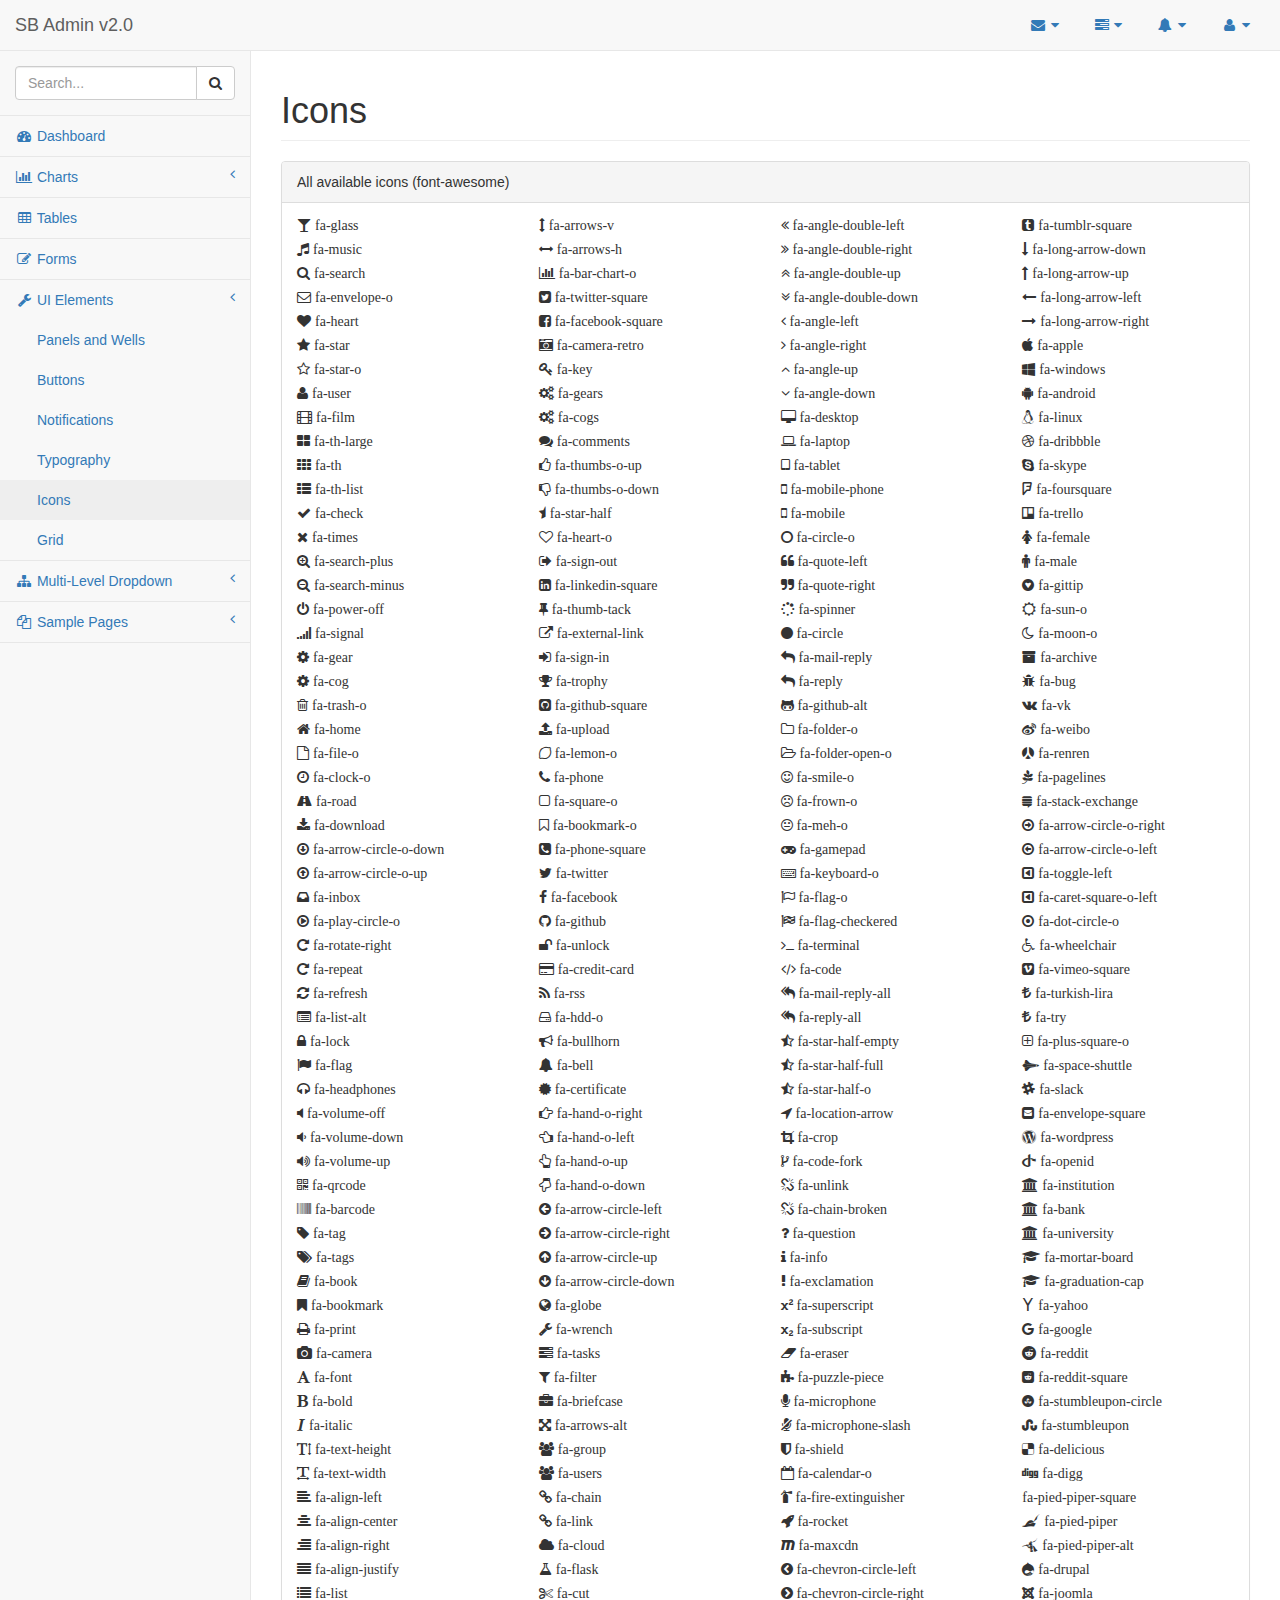
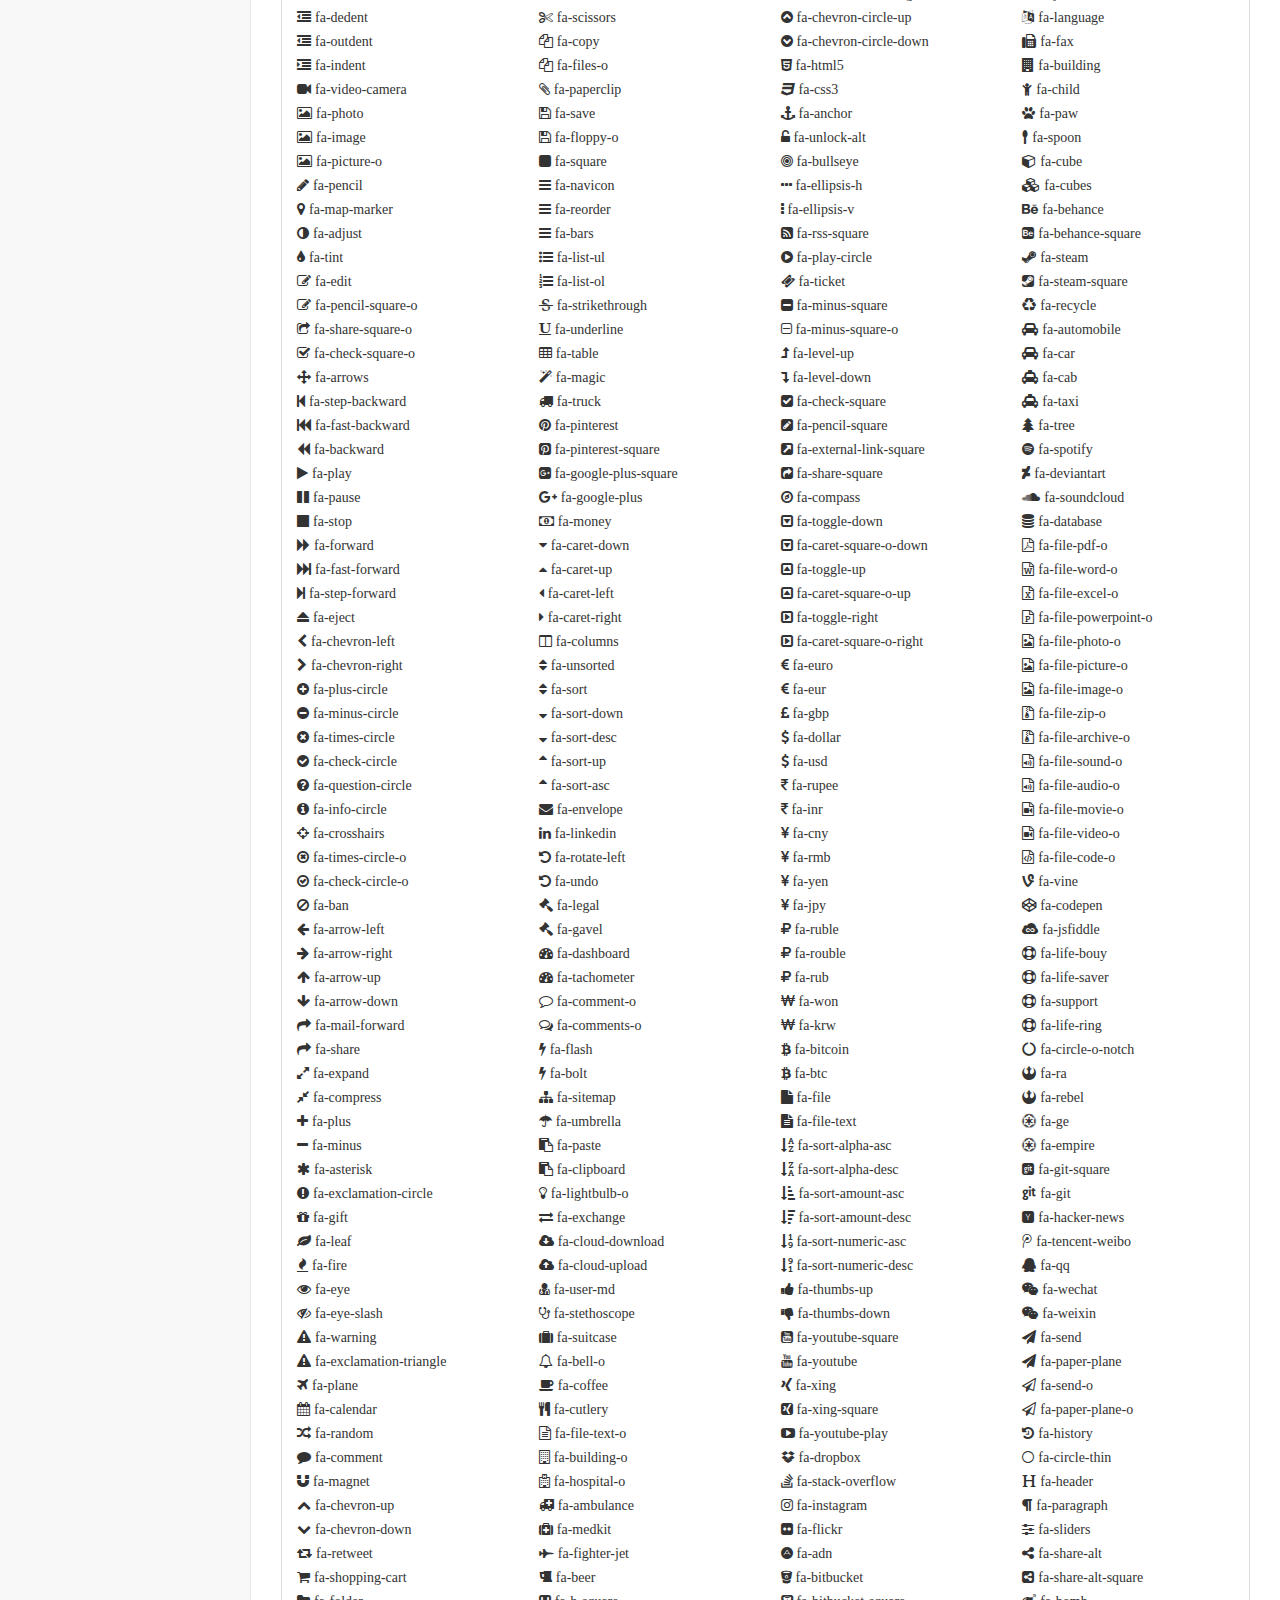
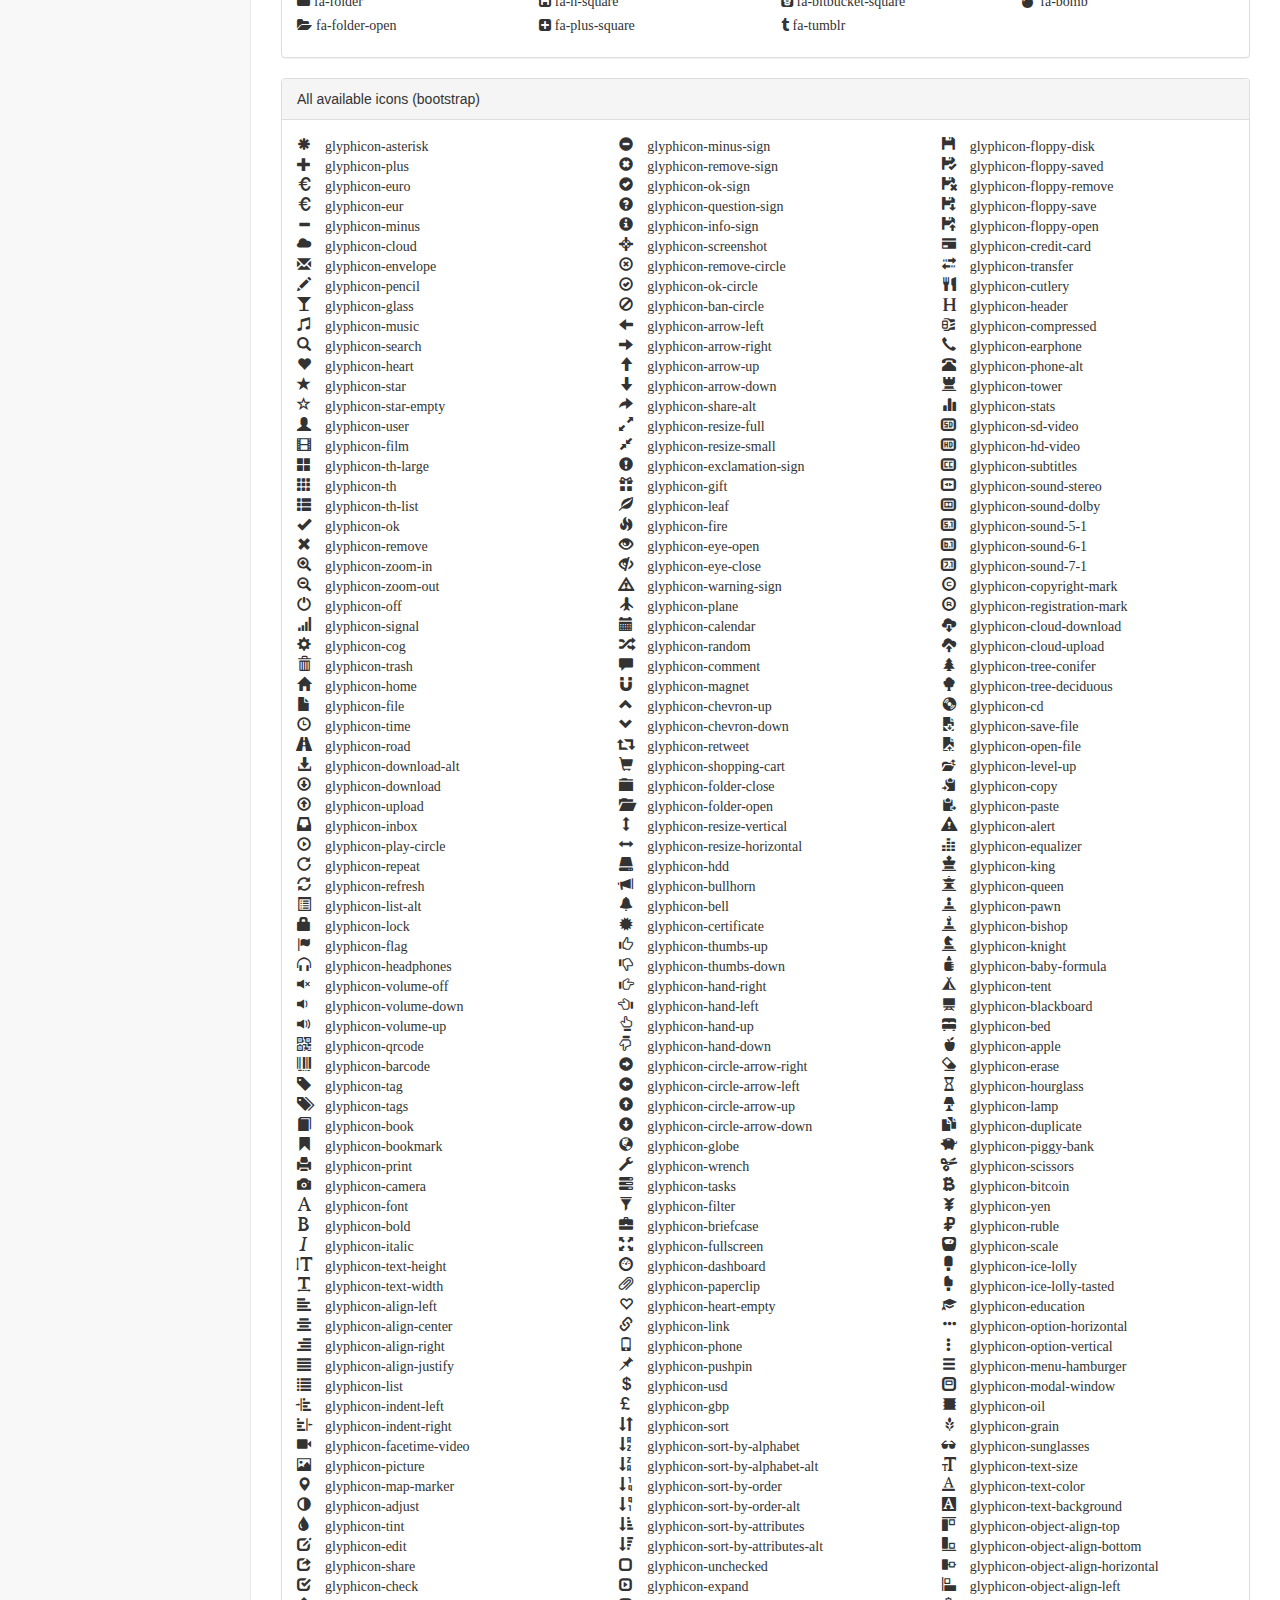
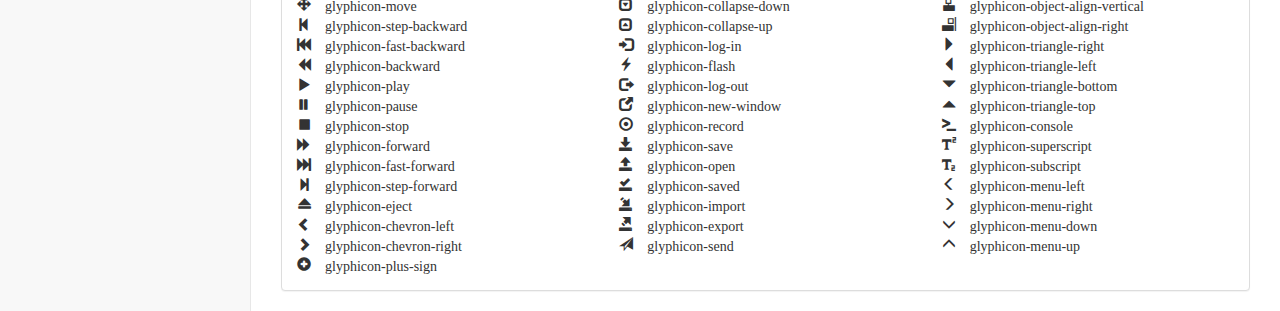
<file: sys-admin/pages/icons.html>
<!DOCTYPE html>
<html lang="en">

<head>

    <meta charset="utf-8">
    <meta http-equiv="X-UA-Compatible" content="IE=edge">
    <meta name="viewport" content="width=device-width, initial-scale=1">
    <meta name="description" content="">
    <meta name="author" content="">

    <title>SB Admin 2 - Bootstrap Admin Theme</title>

    <!-- Bootstrap Core CSS -->
    <link href="../vendor/bootstrap/css/bootstrap.min.css" rel="stylesheet">

    <!-- MetisMenu CSS -->
    <link href="../vendor/metisMenu/metisMenu.min.css" rel="stylesheet">

    <!-- Custom CSS -->
    <link href="../dist/css/sb-admin-2.css" rel="stylesheet">

    <!-- Custom Fonts -->
    <link href="../vendor/font-awesome/css/font-awesome.min.css" rel="stylesheet" type="text/css">

    <!-- HTML5 Shim and Respond.js IE8 support of HTML5 elements and media queries -->
    <!-- WARNING: Respond.js doesn't work if you view the page via file:// -->
    <!--[if lt IE 9]>
        <script src="https://oss.maxcdn.com/libs/html5shiv/3.7.0/html5shiv.js"></script>
        <script src="https://oss.maxcdn.com/libs/respond.js/1.4.2/respond.min.js"></script>
    <![endif]-->

</head>

<body>

    <div id="wrapper">

        <!-- Navigation -->
        <nav class="navbar navbar-default navbar-static-top" role="navigation" style="margin-bottom: 0">
            <div class="navbar-header">
                <button type="button" class="navbar-toggle" data-toggle="collapse" data-target=".navbar-collapse">
                    <span class="sr-only">Toggle navigation</span>
                    <span class="icon-bar"></span>
                    <span class="icon-bar"></span>
                    <span class="icon-bar"></span>
                </button>
                <a class="navbar-brand" href="index.html">SB Admin v2.0</a>
            </div>
            <!-- /.navbar-header -->

            <ul class="nav navbar-top-links navbar-right">
                <li class="dropdown">
                    <a class="dropdown-toggle" data-toggle="dropdown" href="#">
                        <i class="fa fa-envelope fa-fw"></i> <i class="fa fa-caret-down"></i>
                    </a>
                    <ul class="dropdown-menu dropdown-messages">
                        <li>
                            <a href="#">
                                <div>
                                    <strong>John Smith</strong>
                                    <span class="pull-right text-muted">
                                            <em>Yesterday</em>
                                        </span>
                                </div>
                                <div>Lorem ipsum dolor sit amet, consectetur adipiscing elit. Pellentesque eleifend...</div>
                            </a>
                        </li>
                        <li class="divider"></li>
                        <li>
                            <a href="#">
                                <div>
                                    <strong>John Smith</strong>
                                    <span class="pull-right text-muted">
                                            <em>Yesterday</em>
                                        </span>
                                </div>
                                <div>Lorem ipsum dolor sit amet, consectetur adipiscing elit. Pellentesque eleifend...</div>
                            </a>
                        </li>
                        <li class="divider"></li>
                        <li>
                            <a href="#">
                                <div>
                                    <strong>John Smith</strong>
                                    <span class="pull-right text-muted">
                                            <em>Yesterday</em>
                                        </span>
                                </div>
                                <div>Lorem ipsum dolor sit amet, consectetur adipiscing elit. Pellentesque eleifend...</div>
                            </a>
                        </li>
                        <li class="divider"></li>
                        <li>
                            <a class="text-center" href="#">
                                <strong>Read All Messages</strong>
                                <i class="fa fa-angle-right"></i>
                            </a>
                        </li>
                    </ul>
                    <!-- /.dropdown-messages -->
                </li>
                <!-- /.dropdown -->
                <li class="dropdown">
                    <a class="dropdown-toggle" data-toggle="dropdown" href="#">
                        <i class="fa fa-tasks fa-fw"></i> <i class="fa fa-caret-down"></i>
                    </a>
                    <ul class="dropdown-menu dropdown-tasks">
                        <li>
                            <a href="#">
                                <div>
                                    <p>
                                        <strong>Task 1</strong>
                                        <span class="pull-right text-muted">40% Complete</span>
                                    </p>
                                    <div class="progress progress-striped active">
                                        <div class="progress-bar progress-bar-success" role="progressbar" aria-valuenow="40" aria-valuemin="0" aria-valuemax="100" style="width: 40%">
                                            <span class="sr-only">40% Complete (success)</span>
                                        </div>
                                    </div>
                                </div>
                            </a>
                        </li>
                        <li class="divider"></li>
                        <li>
                            <a href="#">
                                <div>
                                    <p>
                                        <strong>Task 2</strong>
                                        <span class="pull-right text-muted">20% Complete</span>
                                    </p>
                                    <div class="progress progress-striped active">
                                        <div class="progress-bar progress-bar-info" role="progressbar" aria-valuenow="20" aria-valuemin="0" aria-valuemax="100" style="width: 20%">
                                            <span class="sr-only">20% Complete</span>
                                        </div>
                                    </div>
                                </div>
                            </a>
                        </li>
                        <li class="divider"></li>
                        <li>
                            <a href="#">
                                <div>
                                    <p>
                                        <strong>Task 3</strong>
                                        <span class="pull-right text-muted">60% Complete</span>
                                    </p>
                                    <div class="progress progress-striped active">
                                        <div class="progress-bar progress-bar-warning" role="progressbar" aria-valuenow="60" aria-valuemin="0" aria-valuemax="100" style="width: 60%">
                                            <span class="sr-only">60% Complete (warning)</span>
                                        </div>
                                    </div>
                                </div>
                            </a>
                        </li>
                        <li class="divider"></li>
                        <li>
                            <a href="#">
                                <div>
                                    <p>
                                        <strong>Task 4</strong>
                                        <span class="pull-right text-muted">80% Complete</span>
                                    </p>
                                    <div class="progress progress-striped active">
                                        <div class="progress-bar progress-bar-danger" role="progressbar" aria-valuenow="80" aria-valuemin="0" aria-valuemax="100" style="width: 80%">
                                            <span class="sr-only">80% Complete (danger)</span>
                                        </div>
                                    </div>
                                </div>
                            </a>
                        </li>
                        <li class="divider"></li>
                        <li>
                            <a class="text-center" href="#">
                                <strong>See All Tasks</strong>
                                <i class="fa fa-angle-right"></i>
                            </a>
                        </li>
                    </ul>
                    <!-- /.dropdown-tasks -->
                </li>
                <!-- /.dropdown -->
                <li class="dropdown">
                    <a class="dropdown-toggle" data-toggle="dropdown" href="#">
                        <i class="fa fa-bell fa-fw"></i> <i class="fa fa-caret-down"></i>
                    </a>
                    <ul class="dropdown-menu dropdown-alerts">
                        <li>
                            <a href="#">
                                <div>
                                    <i class="fa fa-comment fa-fw"></i> New Comment
                                    <span class="pull-right text-muted small">4 minutes ago</span>
                                </div>
                            </a>
                        </li>
                        <li class="divider"></li>
                        <li>
                            <a href="#">
                                <div>
                                    <i class="fa fa-twitter fa-fw"></i> 3 New Followers
                                    <span class="pull-right text-muted small">12 minutes ago</span>
                                </div>
                            </a>
                        </li>
                        <li class="divider"></li>
                        <li>
                            <a href="#">
                                <div>
                                    <i class="fa fa-envelope fa-fw"></i> Message Sent
                                    <span class="pull-right text-muted small">4 minutes ago</span>
                                </div>
                            </a>
                        </li>
                        <li class="divider"></li>
                        <li>
                            <a href="#">
                                <div>
                                    <i class="fa fa-tasks fa-fw"></i> New Task
                                    <span class="pull-right text-muted small">4 minutes ago</span>
                                </div>
                            </a>
                        </li>
                        <li class="divider"></li>
                        <li>
                            <a href="#">
                                <div>
                                    <i class="fa fa-upload fa-fw"></i> Server Rebooted
                                    <span class="pull-right text-muted small">4 minutes ago</span>
                                </div>
                            </a>
                        </li>
                        <li class="divider"></li>
                        <li>
                            <a class="text-center" href="#">
                                <strong>See All Alerts</strong>
                                <i class="fa fa-angle-right"></i>
                            </a>
                        </li>
                    </ul>
                    <!-- /.dropdown-alerts -->
                </li>
                <!-- /.dropdown -->
                <li class="dropdown">
                    <a class="dropdown-toggle" data-toggle="dropdown" href="#">
                        <i class="fa fa-user fa-fw"></i> <i class="fa fa-caret-down"></i>
                    </a>
                    <ul class="dropdown-menu dropdown-user">
                        <li><a href="#"><i class="fa fa-user fa-fw"></i> User Profile</a>
                        </li>
                        <li><a href="#"><i class="fa fa-gear fa-fw"></i> Settings</a>
                        </li>
                        <li class="divider"></li>
                        <li><a href="login.html"><i class="fa fa-sign-out fa-fw"></i> Logout</a>
                        </li>
                    </ul>
                    <!-- /.dropdown-user -->
                </li>
                <!-- /.dropdown -->
            </ul>
            <!-- /.navbar-top-links -->

            <div class="navbar-default sidebar" role="navigation">
                <div class="sidebar-nav navbar-collapse">
                    <ul class="nav" id="side-menu">
                        <li class="sidebar-search">
                            <div class="input-group custom-search-form">
                                <input type="text" class="form-control" placeholder="Search...">
                                <span class="input-group-btn">
                                    <button class="btn btn-default" type="button">
                                        <i class="fa fa-search"></i>
                                    </button>
                                </span>
                            </div>
                            <!-- /input-group -->
                        </li>
                        <li>
                            <a href="index.html"><i class="fa fa-dashboard fa-fw"></i> Dashboard</a>
                        </li>
                        <li>
                            <a href="#"><i class="fa fa-bar-chart-o fa-fw"></i> Charts<span class="fa arrow"></span></a>
                            <ul class="nav nav-second-level">
                                <li>
                                    <a href="flot.html">Flot Charts</a>
                                </li>
                                <li>
                                    <a href="morris.html">Morris.js Charts</a>
                                </li>
                            </ul>
                            <!-- /.nav-second-level -->
                        </li>
                        <li>
                            <a href="tables.html"><i class="fa fa-table fa-fw"></i> Tables</a>
                        </li>
                        <li>
                            <a href="forms.html"><i class="fa fa-edit fa-fw"></i> Forms</a>
                        </li>
                        <li>
                            <a href="#"><i class="fa fa-wrench fa-fw"></i> UI Elements<span class="fa arrow"></span></a>
                            <ul class="nav nav-second-level">
                                <li>
                                    <a href="panels-wells.html">Panels and Wells</a>
                                </li>
                                <li>
                                    <a href="buttons.html">Buttons</a>
                                </li>
                                <li>
                                    <a href="notifications.html">Notifications</a>
                                </li>
                                <li>
                                    <a href="typography.html">Typography</a>
                                </li>
                                <li>
                                    <a href="icons.html"> Icons</a>
                                </li>
                                <li>
                                    <a href="grid.html">Grid</a>
                                </li>
                            </ul>
                            <!-- /.nav-second-level -->
                        </li>
                        <li>
                            <a href="#"><i class="fa fa-sitemap fa-fw"></i> Multi-Level Dropdown<span class="fa arrow"></span></a>
                            <ul class="nav nav-second-level">
                                <li>
                                    <a href="#">Second Level Item</a>
                                </li>
                                <li>
                                    <a href="#">Second Level Item</a>
                                </li>
                                <li>
                                    <a href="#">Third Level <span class="fa arrow"></span></a>
                                    <ul class="nav nav-third-level">
                                        <li>
                                            <a href="#">Third Level Item</a>
                                        </li>
                                        <li>
                                            <a href="#">Third Level Item</a>
                                        </li>
                                        <li>
                                            <a href="#">Third Level Item</a>
                                        </li>
                                        <li>
                                            <a href="#">Third Level Item</a>
                                        </li>
                                    </ul>
                                    <!-- /.nav-third-level -->
                                </li>
                            </ul>
                            <!-- /.nav-second-level -->
                        </li>
                        <li>
                            <a href="#"><i class="fa fa-files-o fa-fw"></i> Sample Pages<span class="fa arrow"></span></a>
                            <ul class="nav nav-second-level">
                                <li>
                                    <a href="blank.html">Blank Page</a>
                                </li>
                                <li>
                                    <a href="login.html">Login Page</a>
                                </li>
                            </ul>
                            <!-- /.nav-second-level -->
                        </li>
                    </ul>
                </div>
                <!-- /.sidebar-collapse -->
            </div>
            <!-- /.navbar-static-side -->
        </nav>

        <div id="page-wrapper">
            <div class="row">
                <div class="col-lg-12">
                    <h1 class="page-header">Icons</h1>
                </div>
                <!-- /.col-lg-12 -->
            </div>
            <!-- /.row -->
            <div class="row">
                <div class="col-lg-12">
                    <div class="panel panel-default">
                        <div class="panel-heading">
                            All available icons (font-awesome)
                        </div>
                        <div class="panel-body">
                            <div class="row">
                                <div class="fa col-lg-3">
                                    <p class="fa fa-glass"> fa-glass </p>
                                    <br/>
                                    <p class="fa fa-music"> fa-music </p>
                                    <br/>
                                    <p class="fa fa-search"> fa-search </p>
                                    <br/>
                                    <p class="fa fa-envelope-o"> fa-envelope-o </p>
                                    <br/>
                                    <p class="fa fa-heart"> fa-heart </p>
                                    <br/>
                                    <p class="fa fa-star"> fa-star </p>
                                    <br/>
                                    <p class="fa fa-star-o"> fa-star-o </p>
                                    <br/>
                                    <p class="fa fa-user"> fa-user </p>
                                    <br/>
                                    <p class="fa fa-film"> fa-film </p>
                                    <br/>
                                    <p class="fa fa-th-large"> fa-th-large </p>
                                    <br/>
                                    <p class="fa fa-th"> fa-th </p>
                                    <br/>
                                    <p class="fa fa-th-list"> fa-th-list </p>
                                    <br/>
                                    <p class="fa fa-check"> fa-check </p>
                                    <br/>
                                    <p class="fa fa-times"> fa-times </p>
                                    <br/>
                                    <p class="fa fa-search-plus"> fa-search-plus </p>
                                    <br/>
                                    <p class="fa fa-search-minus"> fa-search-minus </p>
                                    <br/>
                                    <p class="fa fa-power-off"> fa-power-off </p>
                                    <br/>
                                    <p class="fa fa-signal"> fa-signal </p>
                                    <br/>
                                    <p class="fa fa-gear"> fa-gear </p>
                                    <br/>
                                    <p class="fa fa-cog"> fa-cog </p>
                                    <br/>
                                    <p class="fa fa-trash-o"> fa-trash-o </p>
                                    <br/>
                                    <p class="fa fa-home"> fa-home </p>
                                    <br/>
                                    <p class="fa fa-file-o"> fa-file-o </p>
                                    <br/>
                                    <p class="fa fa-clock-o"> fa-clock-o </p>
                                    <br/>
                                    <p class="fa fa-road"> fa-road </p>
                                    <br/>
                                    <p class="fa fa-download"> fa-download </p>
                                    <br/>
                                    <p class="fa fa-arrow-circle-o-down"> fa-arrow-circle-o-down </p>
                                    <br/>
                                    <p class="fa fa-arrow-circle-o-up"> fa-arrow-circle-o-up </p>
                                    <br/>
                                    <p class="fa fa-inbox"> fa-inbox </p>
                                    <br/>
                                    <p class="fa fa-play-circle-o"> fa-play-circle-o </p>
                                    <br/>
                                    <p class="fa fa-rotate-right"> fa-rotate-right </p>
                                    <br/>
                                    <p class="fa fa-repeat"> fa-repeat </p>
                                    <br/>
                                    <p class="fa fa-refresh"> fa-refresh </p>
                                    <br/>
                                    <p class="fa fa-list-alt"> fa-list-alt </p>
                                    <br/>
                                    <p class="fa fa-lock"> fa-lock </p>
                                    <br/>
                                    <p class="fa fa-flag"> fa-flag </p>
                                    <br/>
                                    <p class="fa fa-headphones"> fa-headphones </p>
                                    <br/>
                                    <p class="fa fa-volume-off"> fa-volume-off </p>
                                    <br/>
                                    <p class="fa fa-volume-down"> fa-volume-down </p>
                                    <br/>
                                    <p class="fa fa-volume-up"> fa-volume-up </p>
                                    <br/>
                                    <p class="fa fa-qrcode"> fa-qrcode </p>
                                    <br/>
                                    <p class="fa fa-barcode"> fa-barcode </p>
                                    <br/>
                                    <p class="fa fa-tag"> fa-tag </p>
                                    <br/>
                                    <p class="fa fa-tags"> fa-tags </p>
                                    <br/>
                                    <p class="fa fa-book"> fa-book </p>
                                    <br/>
                                    <p class="fa fa-bookmark"> fa-bookmark </p>
                                    <br/>
                                    <p class="fa fa-print"> fa-print </p>
                                    <br/>
                                    <p class="fa fa-camera"> fa-camera </p>
                                    <br/>
                                    <p class="fa fa-font"> fa-font </p>
                                    <br/>
                                    <p class="fa fa-bold"> fa-bold </p>
                                    <br/>
                                    <p class="fa fa-italic"> fa-italic </p>
                                    <br/>
                                    <p class="fa fa-text-height"> fa-text-height </p>
                                    <br/>
                                    <p class="fa fa-text-width"> fa-text-width </p>
                                    <br/>
                                    <p class="fa fa-align-left"> fa-align-left </p>
                                    <br/>
                                    <p class="fa fa-align-center"> fa-align-center </p>
                                    <br/>
                                    <p class="fa fa-align-right"> fa-align-right </p>
                                    <br/>
                                    <p class="fa fa-align-justify"> fa-align-justify </p>
                                    <br/>
                                    <p class="fa fa-list"> fa-list </p>
                                    <br/>
                                    <p class="fa fa-dedent"> fa-dedent </p>
                                    <br/>
                                    <p class="fa fa-outdent"> fa-outdent </p>
                                    <br/>
                                    <p class="fa fa-indent"> fa-indent </p>
                                    <br/>
                                    <p class="fa fa-video-camera"> fa-video-camera </p>
                                    <br/>
                                    <p class="fa fa-photo"> fa-photo </p>
                                    <br/>
                                    <p class="fa fa-image"> fa-image </p>
                                    <br/>
                                    <p class="fa fa-picture-o"> fa-picture-o </p>
                                    <br/>
                                    <p class="fa fa-pencil"> fa-pencil </p>
                                    <br/>
                                    <p class="fa fa-map-marker"> fa-map-marker </p>
                                    <br/>
                                    <p class="fa fa-adjust"> fa-adjust </p>
                                    <br/>
                                    <p class="fa fa-tint"> fa-tint </p>
                                    <br/>
                                    <p class="fa fa-edit"> fa-edit </p>
                                    <br/>
                                    <p class="fa fa-pencil-square-o"> fa-pencil-square-o </p>
                                    <br/>
                                    <p class="fa fa-share-square-o"> fa-share-square-o </p>
                                    <br/>
                                    <p class="fa fa-check-square-o"> fa-check-square-o </p>
                                    <br/>
                                    <p class="fa fa-arrows"> fa-arrows </p>
                                    <br/>
                                    <p class="fa fa-step-backward"> fa-step-backward </p>
                                    <br/>
                                    <p class="fa fa-fast-backward"> fa-fast-backward </p>
                                    <br/>
                                    <p class="fa fa-backward"> fa-backward </p>
                                    <br/>
                                    <p class="fa fa-play"> fa-play </p>
                                    <br/>
                                    <p class="fa fa-pause"> fa-pause </p>
                                    <br/>
                                    <p class="fa fa-stop"> fa-stop </p>
                                    <br/>
                                    <p class="fa fa-forward"> fa-forward </p>
                                    <br/>
                                    <p class="fa fa-fast-forward"> fa-fast-forward </p>
                                    <br/>
                                    <p class="fa fa-step-forward"> fa-step-forward </p>
                                    <br/>
                                    <p class="fa fa-eject"> fa-eject </p>
                                    <br/>
                                    <p class="fa fa-chevron-left"> fa-chevron-left </p>
                                    <br/>
                                    <p class="fa fa-chevron-right"> fa-chevron-right </p>
                                    <br/>
                                    <p class="fa fa-plus-circle"> fa-plus-circle </p>
                                    <br/>
                                    <p class="fa fa-minus-circle"> fa-minus-circle </p>
                                    <br/>
                                    <p class="fa fa-times-circle"> fa-times-circle </p>
                                    <br/>
                                    <p class="fa fa-check-circle"> fa-check-circle </p>
                                    <br/>
                                    <p class="fa fa-question-circle"> fa-question-circle </p>
                                    <br/>
                                    <p class="fa fa-info-circle"> fa-info-circle </p>
                                    <br/>
                                    <p class="fa fa-crosshairs"> fa-crosshairs </p>
                                    <br/>
                                    <p class="fa fa-times-circle-o"> fa-times-circle-o </p>
                                    <br/>
                                    <p class="fa fa-check-circle-o"> fa-check-circle-o </p>
                                    <br/>
                                    <p class="fa fa-ban"> fa-ban </p>
                                    <br/>
                                    <p class="fa fa-arrow-left"> fa-arrow-left </p>
                                    <br/>
                                    <p class="fa fa-arrow-right"> fa-arrow-right </p>
                                    <br/>
                                    <p class="fa fa-arrow-up"> fa-arrow-up </p>
                                    <br/>
                                    <p class="fa fa-arrow-down"> fa-arrow-down </p>
                                    <br/>
                                    <p class="fa fa-mail-forward"> fa-mail-forward </p>
                                    <br/>
                                    <p class="fa fa-share"> fa-share </p>
                                    <br/>
                                    <p class="fa fa-expand"> fa-expand </p>
                                    <br/>
                                    <p class="fa fa-compress"> fa-compress </p>
                                    <br/>
                                    <p class="fa fa-plus"> fa-plus </p>
                                    <br/>
                                    <p class="fa fa-minus"> fa-minus </p>
                                    <br/>
                                    <p class="fa fa-asterisk"> fa-asterisk </p>
                                    <br/>
                                    <p class="fa fa-exclamation-circle"> fa-exclamation-circle </p>
                                    <br/>
                                    <p class="fa fa-gift"> fa-gift </p>
                                    <br/>
                                    <p class="fa fa-leaf"> fa-leaf </p>
                                    <br/>
                                    <p class="fa fa-fire"> fa-fire </p>
                                    <br/>
                                    <p class="fa fa-eye"> fa-eye </p>
                                    <br/>
                                    <p class="fa fa-eye-slash"> fa-eye-slash </p>
                                    <br/>
                                    <p class="fa fa-warning"> fa-warning </p>
                                    <br/>
                                    <p class="fa fa-exclamation-triangle"> fa-exclamation-triangle </p>
                                    <br/>
                                    <p class="fa fa-plane"> fa-plane </p>
                                    <br/>
                                    <p class="fa fa-calendar"> fa-calendar </p>
                                    <br/>
                                    <p class="fa fa-random"> fa-random </p>
                                    <br/>
                                    <p class="fa fa-comment"> fa-comment </p>
                                    <br/>
                                    <p class="fa fa-magnet"> fa-magnet </p>
                                    <br/>
                                    <p class="fa fa-chevron-up"> fa-chevron-up </p>
                                    <br/>
                                    <p class="fa fa-chevron-down"> fa-chevron-down </p>
                                    <br/>
                                    <p class="fa fa-retweet"> fa-retweet </p>
                                    <br/>
                                    <p class="fa fa-shopping-cart"> fa-shopping-cart </p>
                                    <br/>
                                    <p class="fa fa-folder"> fa-folder </p>
                                    <br/>
                                    <p class="fa fa-folder-open"> fa-folder-open </p>
                                    <br/>
                                </div>
                                <!-- /.col-lg-6 (nested) -->
                                <div class="fa col-lg-3">
                                    <p class="fa fa-arrows-v"> fa-arrows-v </p>
                                    <br/>
                                    <p class="fa fa-arrows-h"> fa-arrows-h </p>
                                    <br/>
                                    <p class="fa fa-bar-chart-o"> fa-bar-chart-o </p>
                                    <br/>
                                    <p class="fa fa-twitter-square"> fa-twitter-square </p>
                                    <br/>
                                    <p class="fa fa-facebook-square"> fa-facebook-square </p>
                                    <br/>
                                    <p class="fa fa-camera-retro"> fa-camera-retro </p>
                                    <br/>
                                    <p class="fa fa-key"> fa-key </p>
                                    <br/>
                                    <p class="fa fa-gears"> fa-gears </p>
                                    <br/>
                                    <p class="fa fa-cogs"> fa-cogs </p>
                                    <br/>
                                    <p class="fa fa-comments"> fa-comments </p>
                                    <br/>
                                    <p class="fa fa-thumbs-o-up"> fa-thumbs-o-up </p>
                                    <br/>
                                    <p class="fa fa-thumbs-o-down"> fa-thumbs-o-down </p>
                                    <br/>
                                    <p class="fa fa-star-half"> fa-star-half </p>
                                    <br/>
                                    <p class="fa fa-heart-o"> fa-heart-o </p>
                                    <br/>
                                    <p class="fa fa-sign-out"> fa-sign-out </p>
                                    <br/>
                                    <p class="fa fa-linkedin-square"> fa-linkedin-square </p>
                                    <br/>
                                    <p class="fa fa-thumb-tack"> fa-thumb-tack </p>
                                    <br/>
                                    <p class="fa fa-external-link"> fa-external-link </p>
                                    <br/>
                                    <p class="fa fa-sign-in"> fa-sign-in </p>
                                    <br/>
                                    <p class="fa fa-trophy"> fa-trophy </p>
                                    <br/>
                                    <p class="fa fa-github-square"> fa-github-square </p>
                                    <br/>
                                    <p class="fa fa-upload"> fa-upload </p>
                                    <br/>
                                    <p class="fa fa-lemon-o"> fa-lemon-o </p>
                                    <br/>
                                    <p class="fa fa-phone"> fa-phone </p>
                                    <br/>
                                    <p class="fa fa-square-o"> fa-square-o </p>
                                    <br/>
                                    <p class="fa fa-bookmark-o"> fa-bookmark-o </p>
                                    <br/>
                                    <p class="fa fa-phone-square"> fa-phone-square </p>
                                    <br/>
                                    <p class="fa fa-twitter"> fa-twitter </p>
                                    <br/>
                                    <p class="fa fa-facebook"> fa-facebook </p>
                                    <br/>
                                    <p class="fa fa-github"> fa-github </p>
                                    <br/>
                                    <p class="fa fa-unlock"> fa-unlock </p>
                                    <br/>
                                    <p class="fa fa-credit-card"> fa-credit-card </p>
                                    <br/>
                                    <p class="fa fa-rss"> fa-rss </p>
                                    <br/>
                                    <p class="fa fa-hdd-o"> fa-hdd-o </p>
                                    <br/>
                                    <p class="fa fa-bullhorn"> fa-bullhorn </p>
                                    <br/>
                                    <p class="fa fa-bell"> fa-bell </p>
                                    <br/>
                                    <p class="fa fa-certificate"> fa-certificate </p>
                                    <br/>
                                    <p class="fa fa-hand-o-right"> fa-hand-o-right </p>
                                    <br/>
                                    <p class="fa fa-hand-o-left"> fa-hand-o-left </p>
                                    <br/>
                                    <p class="fa fa-hand-o-up"> fa-hand-o-up </p>
                                    <br/>
                                    <p class="fa fa-hand-o-down"> fa-hand-o-down </p>
                                    <br/>
                                    <p class="fa fa-arrow-circle-left"> fa-arrow-circle-left </p>
                                    <br/>
                                    <p class="fa fa-arrow-circle-right"> fa-arrow-circle-right </p>
                                    <br/>
                                    <p class="fa fa-arrow-circle-up"> fa-arrow-circle-up </p>
                                    <br/>
                                    <p class="fa fa-arrow-circle-down"> fa-arrow-circle-down </p>
                                    <br/>
                                    <p class="fa fa-globe"> fa-globe </p>
                                    <br/>
                                    <p class="fa fa-wrench"> fa-wrench </p>
                                    <br/>
                                    <p class="fa fa-tasks"> fa-tasks </p>
                                    <br/>
                                    <p class="fa fa-filter"> fa-filter </p>
                                    <br/>
                                    <p class="fa fa-briefcase"> fa-briefcase </p>
                                    <br/>
                                    <p class="fa fa-arrows-alt"> fa-arrows-alt </p>
                                    <br/>
                                    <p class="fa fa-group"> fa-group </p>
                                    <br/>
                                    <p class="fa fa-users"> fa-users </p>
                                    <br/>
                                    <p class="fa fa-chain"> fa-chain </p>
                                    <br/>
                                    <p class="fa fa-link"> fa-link </p>
                                    <br/>
                                    <p class="fa fa-cloud"> fa-cloud </p>
                                    <br/>
                                    <p class="fa fa-flask"> fa-flask </p>
                                    <br/>
                                    <p class="fa fa-cut"> fa-cut </p>
                                    <br/>
                                    <p class="fa fa-scissors"> fa-scissors </p>
                                    <br/>
                                    <p class="fa fa-copy"> fa-copy </p>
                                    <br/>
                                    <p class="fa fa-files-o"> fa-files-o </p>
                                    <br/>
                                    <p class="fa fa-paperclip"> fa-paperclip </p>
                                    <br/>
                                    <p class="fa fa-save"> fa-save </p>
                                    <br/>
                                    <p class="fa fa-floppy-o"> fa-floppy-o </p>
                                    <br/>
                                    <p class="fa fa-square"> fa-square </p>
                                    <br/>
                                    <p class="fa fa-navicon"> fa-navicon </p>
                                    <br/>
                                    <p class="fa fa-reorder"> fa-reorder </p>
                                    <br/>
                                    <p class="fa fa-bars"> fa-bars </p>
                                    <br/>
                                    <p class="fa fa-list-ul"> fa-list-ul </p>
                                    <br/>
                                    <p class="fa fa-list-ol"> fa-list-ol </p>
                                    <br/>
                                    <p class="fa fa-strikethrough"> fa-strikethrough </p>
                                    <br/>
                                    <p class="fa fa-underline"> fa-underline </p>
                                    <br/>
                                    <p class="fa fa-table"> fa-table </p>
                                    <br/>
                                    <p class="fa fa-magic"> fa-magic </p>
                                    <br/>
                                    <p class="fa fa-truck"> fa-truck </p>
                                    <br/>
                                    <p class="fa fa-pinterest"> fa-pinterest </p>
                                    <br/>
                                    <p class="fa fa-pinterest-square"> fa-pinterest-square </p>
                                    <br/>
                                    <p class="fa fa-google-plus-square"> fa-google-plus-square </p>
                                    <br/>
                                    <p class="fa fa-google-plus"> fa-google-plus </p>
                                    <br/>
                                    <p class="fa fa-money"> fa-money </p>
                                    <br/>
                                    <p class="fa fa-caret-down"> fa-caret-down </p>
                                    <br/>
                                    <p class="fa fa-caret-up"> fa-caret-up </p>
                                    <br/>
                                    <p class="fa fa-caret-left"> fa-caret-left </p>
                                    <br/>
                                    <p class="fa fa-caret-right"> fa-caret-right </p>
                                    <br/>
                                    <p class="fa fa-columns"> fa-columns </p>
                                    <br/>
                                    <p class="fa fa-unsorted"> fa-unsorted </p>
                                    <br/>
                                    <p class="fa fa-sort"> fa-sort </p>
                                    <br/>
                                    <p class="fa fa-sort-down"> fa-sort-down </p>
                                    <br/>
                                    <p class="fa fa-sort-desc"> fa-sort-desc </p>
                                    <br/>
                                    <p class="fa fa-sort-up"> fa-sort-up </p>
                                    <br/>
                                    <p class="fa fa-sort-asc"> fa-sort-asc </p>
                                    <br/>
                                    <p class="fa fa-envelope"> fa-envelope </p>
                                    <br/>
                                    <p class="fa fa-linkedin"> fa-linkedin </p>
                                    <br/>
                                    <p class="fa fa-rotate-left"> fa-rotate-left </p>
                                    <br/>
                                    <p class="fa fa-undo"> fa-undo </p>
                                    <br/>
                                    <p class="fa fa-legal"> fa-legal </p>
                                    <br/>
                                    <p class="fa fa-gavel"> fa-gavel </p>
                                    <br/>
                                    <p class="fa fa-dashboard"> fa-dashboard </p>
                                    <br/>
                                    <p class="fa fa-tachometer"> fa-tachometer </p>
                                    <br/>
                                    <p class="fa fa-comment-o"> fa-comment-o </p>
                                    <br/>
                                    <p class="fa fa-comments-o"> fa-comments-o </p>
                                    <br/>
                                    <p class="fa fa-flash"> fa-flash </p>
                                    <br/>
                                    <p class="fa fa-bolt"> fa-bolt </p>
                                    <br/>
                                    <p class="fa fa-sitemap"> fa-sitemap </p>
                                    <br/>
                                    <p class="fa fa-umbrella"> fa-umbrella </p>
                                    <br/>
                                    <p class="fa fa-paste"> fa-paste </p>
                                    <br/>
                                    <p class="fa fa-clipboard"> fa-clipboard </p>
                                    <br/>
                                    <p class="fa fa-lightbulb-o"> fa-lightbulb-o </p>
                                    <br/>
                                    <p class="fa fa-exchange"> fa-exchange </p>
                                    <br/>
                                    <p class="fa fa-cloud-download"> fa-cloud-download </p>
                                    <br/>
                                    <p class="fa fa-cloud-upload"> fa-cloud-upload </p>
                                    <br/>
                                    <p class="fa fa-user-md"> fa-user-md </p>
                                    <br/>
                                    <p class="fa fa-stethoscope"> fa-stethoscope </p>
                                    <br/>
                                    <p class="fa fa-suitcase"> fa-suitcase </p>
                                    <br/>
                                    <p class="fa fa-bell-o"> fa-bell-o </p>
                                    <br/>
                                    <p class="fa fa-coffee"> fa-coffee </p>
                                    <br/>
                                    <p class="fa fa-cutlery"> fa-cutlery </p>
                                    <br/>
                                    <p class="fa fa-file-text-o"> fa-file-text-o </p>
                                    <br/>
                                    <p class="fa fa-building-o"> fa-building-o </p>
                                    <br/>
                                    <p class="fa fa-hospital-o"> fa-hospital-o </p>
                                    <br/>
                                    <p class="fa fa-ambulance"> fa-ambulance </p>
                                    <br/>
                                    <p class="fa fa-medkit"> fa-medkit </p>
                                    <br/>
                                    <p class="fa fa-fighter-jet"> fa-fighter-jet </p>
                                    <br/>
                                    <p class="fa fa-beer"> fa-beer </p>
                                    <br/>
                                    <p class="fa fa-h-square"> fa-h-square </p>
                                    <br/>
                                    <p class="fa fa-plus-square"> fa-plus-square </p>
                                    <br/>
                                </div>
                                <div class="fa col-lg-3">
                                    <p class="fa fa-angle-double-left"> fa-angle-double-left </p>
                                    <br/>
                                    <p class="fa fa-angle-double-right"> fa-angle-double-right </p>
                                    <br/>
                                    <p class="fa fa-angle-double-up"> fa-angle-double-up </p>
                                    <br/>
                                    <p class="fa fa-angle-double-down"> fa-angle-double-down </p>
                                    <br/>
                                    <p class="fa fa-angle-left"> fa-angle-left </p>
                                    <br/>
                                    <p class="fa fa-angle-right"> fa-angle-right </p>
                                    <br/>
                                    <p class="fa fa-angle-up"> fa-angle-up </p>
                                    <br/>
                                    <p class="fa fa-angle-down"> fa-angle-down </p>
                                    <br/>
                                    <p class="fa fa-desktop"> fa-desktop </p>
                                    <br/>
                                    <p class="fa fa-laptop"> fa-laptop </p>
                                    <br/>
                                    <p class="fa fa-tablet"> fa-tablet </p>
                                    <br/>
                                    <p class="fa fa-mobile-phone"> fa-mobile-phone </p>
                                    <br/>
                                    <p class="fa fa-mobile"> fa-mobile </p>
                                    <br/>
                                    <p class="fa fa-circle-o"> fa-circle-o </p>
                                    <br/>
                                    <p class="fa fa-quote-left"> fa-quote-left </p>
                                    <br/>
                                    <p class="fa fa-quote-right"> fa-quote-right </p>
                                    <br/>
                                    <p class="fa fa-spinner"> fa-spinner </p>
                                    <br/>
                                    <p class="fa fa-circle"> fa-circle </p>
                                    <br/>
                                    <p class="fa fa-mail-reply"> fa-mail-reply </p>
                                    <br/>
                                    <p class="fa fa-reply"> fa-reply </p>
                                    <br/>
                                    <p class="fa fa-github-alt"> fa-github-alt </p>
                                    <br/>
                                    <p class="fa fa-folder-o"> fa-folder-o </p>
                                    <br/>
                                    <p class="fa fa-folder-open-o"> fa-folder-open-o </p>
                                    <br/>
                                    <p class="fa fa-smile-o"> fa-smile-o </p>
                                    <br/>
                                    <p class="fa fa-frown-o"> fa-frown-o </p>
                                    <br/>
                                    <p class="fa fa-meh-o"> fa-meh-o </p>
                                    <br/>
                                    <p class="fa fa-gamepad"> fa-gamepad </p>
                                    <br/>
                                    <p class="fa fa-keyboard-o"> fa-keyboard-o </p>
                                    <br/>
                                    <p class="fa fa-flag-o"> fa-flag-o </p>
                                    <br/>
                                    <p class="fa fa-flag-checkered"> fa-flag-checkered </p>
                                    <br/>
                                    <p class="fa fa-terminal"> fa-terminal </p>
                                    <br/>
                                    <p class="fa fa-code"> fa-code </p>
                                    <br/>
                                    <p class="fa fa-mail-reply-all"> fa-mail-reply-all </p>
                                    <br/>
                                    <p class="fa fa-reply-all"> fa-reply-all </p>
                                    <br/>
                                    <p class="fa fa-star-half-empty"> fa-star-half-empty </p>
                                    <br/>
                                    <p class="fa fa-star-half-full"> fa-star-half-full </p>
                                    <br/>
                                    <p class="fa fa-star-half-o"> fa-star-half-o </p>
                                    <br/>
                                    <p class="fa fa-location-arrow"> fa-location-arrow </p>
                                    <br/>
                                    <p class="fa fa-crop"> fa-crop </p>
                                    <br/>
                                    <p class="fa fa-code-fork"> fa-code-fork </p>
                                    <br/>
                                    <p class="fa fa-unlink"> fa-unlink </p>
                                    <br/>
                                    <p class="fa fa-chain-broken"> fa-chain-broken </p>
                                    <br/>
                                    <p class="fa fa-question"> fa-question </p>
                                    <br/>
                                    <p class="fa fa-info"> fa-info </p>
                                    <br/>
                                    <p class="fa fa-exclamation"> fa-exclamation </p>
                                    <br/>
                                    <p class="fa fa-superscript"> fa-superscript </p>
                                    <br/>
                                    <p class="fa fa-subscript"> fa-subscript </p>
                                    <br/>
                                    <p class="fa fa-eraser"> fa-eraser </p>
                                    <br/>
                                    <p class="fa fa-puzzle-piece"> fa-puzzle-piece </p>
                                    <br/>
                                    <p class="fa fa-microphone"> fa-microphone </p>
                                    <br/>
                                    <p class="fa fa-microphone-slash"> fa-microphone-slash </p>
                                    <br/>
                                    <p class="fa fa-shield"> fa-shield </p>
                                    <br/>
                                    <p class="fa fa-calendar-o"> fa-calendar-o </p>
                                    <br/>
                                    <p class="fa fa-fire-extinguisher"> fa-fire-extinguisher </p>
                                    <br/>
                                    <p class="fa fa-rocket"> fa-rocket </p>
                                    <br/>
                                    <p class="fa fa-maxcdn"> fa-maxcdn </p>
                                    <br/>
                                    <p class="fa fa-chevron-circle-left"> fa-chevron-circle-left </p>
                                    <br/>
                                    <p class="fa fa-chevron-circle-right"> fa-chevron-circle-right </p>
                                    <br/>
                                    <p class="fa fa-chevron-circle-up"> fa-chevron-circle-up </p>
                                    <br/>
                                    <p class="fa fa-chevron-circle-down"> fa-chevron-circle-down </p>
                                    <br/>
                                    <p class="fa fa-html5"> fa-html5 </p>
                                    <br/>
                                    <p class="fa fa-css3"> fa-css3 </p>
                                    <br/>
                                    <p class="fa fa-anchor"> fa-anchor </p>
                                    <br/>
                                    <p class="fa fa-unlock-alt"> fa-unlock-alt </p>
                                    <br/>
                                    <p class="fa fa-bullseye"> fa-bullseye </p>
                                    <br/>
                                    <p class="fa fa-ellipsis-h"> fa-ellipsis-h </p>
                                    <br/>
                                    <p class="fa fa-ellipsis-v"> fa-ellipsis-v </p>
                                    <br/>
                                    <p class="fa fa-rss-square"> fa-rss-square </p>
                                    <br/>
                                    <p class="fa fa-play-circle"> fa-play-circle </p>
                                    <br/>
                                    <p class="fa fa-ticket"> fa-ticket </p>
                                    <br/>
                                    <p class="fa fa-minus-square"> fa-minus-square </p>
                                    <br/>
                                    <p class="fa fa-minus-square-o"> fa-minus-square-o </p>
                                    <br/>
                                    <p class="fa fa-level-up"> fa-level-up </p>
                                    <br/>
                                    <p class="fa fa-level-down"> fa-level-down </p>
                                    <br/>
                                    <p class="fa fa-check-square"> fa-check-square </p>
                                    <br/>
                                    <p class="fa fa-pencil-square"> fa-pencil-square </p>
                                    <br/>
                                    <p class="fa fa-external-link-square"> fa-external-link-square </p>
                                    <br/>
                                    <p class="fa fa-share-square"> fa-share-square </p>
                                    <br/>
                                    <p class="fa fa-compass"> fa-compass </p>
                                    <br/>
                                    <p class="fa fa-toggle-down"> fa-toggle-down </p>
                                    <br/>
                                    <p class="fa fa-caret-square-o-down"> fa-caret-square-o-down </p>
                                    <br/>
                                    <p class="fa fa-toggle-up"> fa-toggle-up </p>
                                    <br/>
                                    <p class="fa fa-caret-square-o-up"> fa-caret-square-o-up </p>
                                    <br/>
                                    <p class="fa fa-toggle-right"> fa-toggle-right </p>
                                    <br/>
                                    <p class="fa fa-caret-square-o-right"> fa-caret-square-o-right </p>
                                    <br/>
                                    <p class="fa fa-euro"> fa-euro </p>
                                    <br/>
                                    <p class="fa fa-eur"> fa-eur </p>
                                    <br/>
                                    <p class="fa fa-gbp"> fa-gbp </p>
                                    <br/>
                                    <p class="fa fa-dollar"> fa-dollar </p>
                                    <br/>
                                    <p class="fa fa-usd"> fa-usd </p>
                                    <br/>
                                    <p class="fa fa-rupee"> fa-rupee </p>
                                    <br/>
                                    <p class="fa fa-inr"> fa-inr </p>
                                    <br/>
                                    <p class="fa fa-cny"> fa-cny </p>
                                    <br/>
                                    <p class="fa fa-rmb"> fa-rmb </p>
                                    <br/>
                                    <p class="fa fa-yen"> fa-yen </p>
                                    <br/>
                                    <p class="fa fa-jpy"> fa-jpy </p>
                                    <br/>
                                    <p class="fa fa-ruble"> fa-ruble </p>
                                    <br/>
                                    <p class="fa fa-rouble"> fa-rouble </p>
                                    <br/>
                                    <p class="fa fa-rub"> fa-rub </p>
                                    <br/>
                                    <p class="fa fa-won"> fa-won </p>
                                    <br/>
                                    <p class="fa fa-krw"> fa-krw </p>
                                    <br/>
                                    <p class="fa fa-bitcoin"> fa-bitcoin </p>
                                    <br/>
                                    <p class="fa fa-btc"> fa-btc </p>
                                    <br/>
                                    <p class="fa fa-file"> fa-file </p>
                                    <br/>
                                    <p class="fa fa-file-text"> fa-file-text </p>
                                    <br/>
                                    <p class="fa fa-sort-alpha-asc"> fa-sort-alpha-asc </p>
                                    <br/>
                                    <p class="fa fa-sort-alpha-desc"> fa-sort-alpha-desc </p>
                                    <br/>
                                    <p class="fa fa-sort-amount-asc"> fa-sort-amount-asc </p>
                                    <br/>
                                    <p class="fa fa-sort-amount-desc"> fa-sort-amount-desc </p>
                                    <br/>
                                    <p class="fa fa-sort-numeric-asc"> fa-sort-numeric-asc </p>
                                    <br/>
                                    <p class="fa fa-sort-numeric-desc"> fa-sort-numeric-desc </p>
                                    <br/>
                                    <p class="fa fa-thumbs-up"> fa-thumbs-up </p>
                                    <br/>
                                    <p class="fa fa-thumbs-down"> fa-thumbs-down </p>
                                    <br/>
                                    <p class="fa fa-youtube-square"> fa-youtube-square </p>
                                    <br/>
                                    <p class="fa fa-youtube"> fa-youtube </p>
                                    <br/>
                                    <p class="fa fa-xing"> fa-xing </p>
                                    <br/>
                                    <p class="fa fa-xing-square"> fa-xing-square </p>
                                    <br/>
                                    <p class="fa fa-youtube-play"> fa-youtube-play </p>
                                    <br/>
                                    <p class="fa fa-dropbox"> fa-dropbox </p>
                                    <br/>
                                    <p class="fa fa-stack-overflow"> fa-stack-overflow </p>
                                    <br/>
                                    <p class="fa fa-instagram"> fa-instagram </p>
                                    <br/>
                                    <p class="fa fa-flickr"> fa-flickr </p>
                                    <br/>
                                    <p class="fa fa-adn"> fa-adn </p>
                                    <br/>
                                    <p class="fa fa-bitbucket"> fa-bitbucket </p>
                                    <br/>
                                    <p class="fa fa-bitbucket-square"> fa-bitbucket-square </p>
                                    <br/>
                                    <p class="fa fa-tumblr"> fa-tumblr </p>
                                    <br/>
                                </div>
                                <div class="fa col-lg-3">
                                    <p class="fa fa-tumblr-square"> fa-tumblr-square </p>
                                    <br/>
                                    <p class="fa fa-long-arrow-down"> fa-long-arrow-down </p>
                                    <br/>
                                    <p class="fa fa-long-arrow-up"> fa-long-arrow-up </p>
                                    <br/>
                                    <p class="fa fa-long-arrow-left"> fa-long-arrow-left </p>
                                    <br/>
                                    <p class="fa fa-long-arrow-right"> fa-long-arrow-right </p>
                                    <br/>
                                    <p class="fa fa-apple"> fa-apple </p>
                                    <br/>
                                    <p class="fa fa-windows"> fa-windows </p>
                                    <br/>
                                    <p class="fa fa-android"> fa-android </p>
                                    <br/>
                                    <p class="fa fa-linux"> fa-linux </p>
                                    <br/>
                                    <p class="fa fa-dribbble"> fa-dribbble </p>
                                    <br/>
                                    <p class="fa fa-skype"> fa-skype </p>
                                    <br/>
                                    <p class="fa fa-foursquare"> fa-foursquare </p>
                                    <br/>
                                    <p class="fa fa-trello"> fa-trello </p>
                                    <br/>
                                    <p class="fa fa-female"> fa-female </p>
                                    <br/>
                                    <p class="fa fa-male"> fa-male </p>
                                    <br/>
                                    <p class="fa fa-gittip"> fa-gittip </p>
                                    <br/>
                                    <p class="fa fa-sun-o"> fa-sun-o </p>
                                    <br/>
                                    <p class="fa fa-moon-o"> fa-moon-o </p>
                                    <br/>
                                    <p class="fa fa-archive"> fa-archive </p>
                                    <br/>
                                    <p class="fa fa-bug"> fa-bug </p>
                                    <br/>
                                    <p class="fa fa-vk"> fa-vk </p>
                                    <br/>
                                    <p class="fa fa-weibo"> fa-weibo </p>
                                    <br/>
                                    <p class="fa fa-renren"> fa-renren </p>
                                    <br/>
                                    <p class="fa fa-pagelines"> fa-pagelines </p>
                                    <br/>
                                    <p class="fa fa-stack-exchange"> fa-stack-exchange </p>
                                    <br/>
                                    <p class="fa fa-arrow-circle-o-right"> fa-arrow-circle-o-right </p>
                                    <br/>
                                    <p class="fa fa-arrow-circle-o-left"> fa-arrow-circle-o-left </p>
                                    <br/>
                                    <p class="fa fa-toggle-left"> fa-toggle-left </p>
                                    <br/>
                                    <p class="fa fa-caret-square-o-left"> fa-caret-square-o-left </p>
                                    <br/>
                                    <p class="fa fa-dot-circle-o"> fa-dot-circle-o </p>
                                    <br/>
                                    <p class="fa fa-wheelchair"> fa-wheelchair </p>
                                    <br/>
                                    <p class="fa fa-vimeo-square"> fa-vimeo-square </p>
                                    <br/>
                                    <p class="fa fa-turkish-lira"> fa-turkish-lira </p>
                                    <br/>
                                    <p class="fa fa-try"> fa-try </p>
                                    <br/>
                                    <p class="fa fa-plus-square-o"> fa-plus-square-o </p>
                                    <br/>
                                    <p class="fa fa-space-shuttle"> fa-space-shuttle </p>
                                    <br/>
                                    <p class="fa fa-slack"> fa-slack </p>
                                    <br/>
                                    <p class="fa fa-envelope-square"> fa-envelope-square </p>
                                    <br/>
                                    <p class="fa fa-wordpress"> fa-wordpress </p>
                                    <br/>
                                    <p class="fa fa-openid"> fa-openid </p>
                                    <br/>
                                    <p class="fa fa-institution"> fa-institution </p>
                                    <br/>
                                    <p class="fa fa-bank"> fa-bank </p>
                                    <br/>
                                    <p class="fa fa-university"> fa-university </p>
                                    <br/>
                                    <p class="fa fa-mortar-board"> fa-mortar-board </p>
                                    <br/>
                                    <p class="fa fa-graduation-cap"> fa-graduation-cap </p>
                                    <br/>
                                    <p class="fa fa-yahoo"> fa-yahoo </p>
                                    <br/>
                                    <p class="fa fa-google"> fa-google </p>
                                    <br/>
                                    <p class="fa fa-reddit"> fa-reddit </p>
                                    <br/>
                                    <p class="fa fa-reddit-square"> fa-reddit-square </p>
                                    <br/>
                                    <p class="fa fa-stumbleupon-circle"> fa-stumbleupon-circle </p>
                                    <br/>
                                    <p class="fa fa-stumbleupon"> fa-stumbleupon </p>
                                    <br/>
                                    <p class="fa fa-delicious"> fa-delicious </p>
                                    <br/>
                                    <p class="fa fa-digg"> fa-digg </p>
                                    <br/>
                                    <p class="fa fa-pied-piper-square"> fa-pied-piper-square </p>
                                    <br/>
                                    <p class="fa fa-pied-piper"> fa-pied-piper </p>
                                    <br/>
                                    <p class="fa fa-pied-piper-alt"> fa-pied-piper-alt </p>
                                    <br/>
                                    <p class="fa fa-drupal"> fa-drupal </p>
                                    <br/>
                                    <p class="fa fa-joomla"> fa-joomla </p>
                                    <br/>
                                    <p class="fa fa-language"> fa-language </p>
                                    <br/>
                                    <p class="fa fa-fax"> fa-fax </p>
                                    <br/>
                                    <p class="fa fa-building"> fa-building </p>
                                    <br/>
                                    <p class="fa fa-child"> fa-child </p>
                                    <br/>
                                    <p class="fa fa-paw"> fa-paw </p>
                                    <br/>
                                    <p class="fa fa-spoon"> fa-spoon </p>
                                    <br/>
                                    <p class="fa fa-cube"> fa-cube </p>
                                    <br/>
                                    <p class="fa fa-cubes"> fa-cubes </p>
                                    <br/>
                                    <p class="fa fa-behance"> fa-behance </p>
                                    <br/>
                                    <p class="fa fa-behance-square"> fa-behance-square </p>
                                    <br/>
                                    <p class="fa fa-steam"> fa-steam </p>
                                    <br/>
                                    <p class="fa fa-steam-square"> fa-steam-square </p>
                                    <br/>
                                    <p class="fa fa-recycle"> fa-recycle </p>
                                    <br/>
                                    <p class="fa fa-automobile"> fa-automobile </p>
                                    <br/>
                                    <p class="fa fa-car"> fa-car </p>
                                    <br/>
                                    <p class="fa fa-cab"> fa-cab </p>
                                    <br/>
                                    <p class="fa fa-taxi"> fa-taxi </p>
                                    <br/>
                                    <p class="fa fa-tree"> fa-tree </p>
                                    <br/>
                                    <p class="fa fa-spotify"> fa-spotify </p>
                                    <br/>
                                    <p class="fa fa-deviantart"> fa-deviantart </p>
                                    <br/>
                                    <p class="fa fa-soundcloud"> fa-soundcloud </p>
                                    <br/>
                                    <p class="fa fa-database"> fa-database </p>
                                    <br/>
                                    <p class="fa fa-file-pdf-o"> fa-file-pdf-o </p>
                                    <br/>
                                    <p class="fa fa-file-word-o"> fa-file-word-o </p>
                                    <br/>
                                    <p class="fa fa-file-excel-o"> fa-file-excel-o </p>
                                    <br/>
                                    <p class="fa fa-file-powerpoint-o"> fa-file-powerpoint-o </p>
                                    <br/>
                                    <p class="fa fa-file-photo-o"> fa-file-photo-o </p>
                                    <br/>
                                    <p class="fa fa-file-picture-o"> fa-file-picture-o </p>
                                    <br/>
                                    <p class="fa fa-file-image-o"> fa-file-image-o </p>
                                    <br/>
                                    <p class="fa fa-file-zip-o"> fa-file-zip-o </p>
                                    <br/>
                                    <p class="fa fa-file-archive-o"> fa-file-archive-o </p>
                                    <br/>
                                    <p class="fa fa-file-sound-o"> fa-file-sound-o </p>
                                    <br/>
                                    <p class="fa fa-file-audio-o"> fa-file-audio-o </p>
                                    <br/>
                                    <p class="fa fa-file-movie-o"> fa-file-movie-o </p>
                                    <br/>
                                    <p class="fa fa-file-video-o"> fa-file-video-o </p>
                                    <br/>
                                    <p class="fa fa-file-code-o"> fa-file-code-o </p>
                                    <br/>
                                    <p class="fa fa-vine"> fa-vine </p>
                                    <br/>
                                    <p class="fa fa-codepen"> fa-codepen </p>
                                    <br/>
                                    <p class="fa fa-jsfiddle"> fa-jsfiddle </p>
                                    <br/>
                                    <p class="fa fa-life-bouy"> fa-life-bouy </p>
                                    <br/>
                                    <p class="fa fa-life-saver"> fa-life-saver </p>
                                    <br/>
                                    <p class="fa fa-support"> fa-support </p>
                                    <br/>
                                    <p class="fa fa-life-ring"> fa-life-ring </p>
                                    <br/>
                                    <p class="fa fa-circle-o-notch"> fa-circle-o-notch </p>
                                    <br/>
                                    <p class="fa fa-ra"> fa-ra </p>
                                    <br/>
                                    <p class="fa fa-rebel"> fa-rebel </p>
                                    <br/>
                                    <p class="fa fa-ge"> fa-ge </p>
                                    <br/>
                                    <p class="fa fa-empire"> fa-empire </p>
                                    <br/>
                                    <p class="fa fa-git-square"> fa-git-square </p>
                                    <br/>
                                    <p class="fa fa-git"> fa-git </p>
                                    <br/>
                                    <p class="fa fa-hacker-news"> fa-hacker-news </p>
                                    <br/>
                                    <p class="fa fa-tencent-weibo"> fa-tencent-weibo </p>
                                    <br/>
                                    <p class="fa fa-qq"> fa-qq </p>
                                    <br/>
                                    <p class="fa fa-wechat"> fa-wechat </p>
                                    <br/>
                                    <p class="fa fa-weixin"> fa-weixin </p>
                                    <br/>
                                    <p class="fa fa-send"> fa-send </p>
                                    <br/>
                                    <p class="fa fa-paper-plane"> fa-paper-plane </p>
                                    <br/>
                                    <p class="fa fa-send-o"> fa-send-o </p>
                                    <br/>
                                    <p class="fa fa-paper-plane-o"> fa-paper-plane-o </p>
                                    <br/>
                                    <p class="fa fa-history"> fa-history </p>
                                    <br/>
                                    <p class="fa fa-circle-thin"> fa-circle-thin </p>
                                    <br/>
                                    <p class="fa fa-header"> fa-header </p>
                                    <br/>
                                    <p class="fa fa-paragraph"> fa-paragraph </p>
                                    <br/>
                                    <p class="fa fa-sliders"> fa-sliders </p>
                                    <br/>
                                    <p class="fa fa-share-alt"> fa-share-alt </p>
                                    <br/>
                                    <p class="fa fa-share-alt-square"> fa-share-alt-square </p>
                                    <br/>
                                    <p class="fa fa-bomb"> fa-bomb </p>
                                    <br/>
                                </div>
                                <!-- /.col-lg-6 (nested) -->
                            </div>
                            <!-- /.row (nested) -->
                        </div>
                        <!-- /.panel-body -->
                    </div>
                    <!-- /.panel -->
                </div>
                <!-- /.col-lg-12 -->
            </div>
            <!-- /.row -->
            <div class="row">
                <div class="col-lg-12">
                    <div class="panel panel-default">
                        <div class="panel-heading">
                            All available icons (bootstrap)
                        </div>
                        <div class="panel-body">
                            <div class="row">
                                <div class="bs-glyphicons col-lg-4">
                                    <span class="glyphicon glyphicon-asterisk"> glyphicon-asterisk </span>
                                    <br/>
                                    <span class="glyphicon glyphicon-plus"> glyphicon-plus </span>
                                    <br/>
                                    <span class="glyphicon glyphicon-euro"> glyphicon-euro </span>
                                    <br/>
                                    <span class="glyphicon glyphicon-eur"> glyphicon-eur </span>
                                    <br/>
                                    <span class="glyphicon glyphicon-minus"> glyphicon-minus </span>
                                    <br/>
                                    <span class="glyphicon glyphicon-cloud"> glyphicon-cloud </span>
                                    <br/>
                                    <span class="glyphicon glyphicon-envelope"> glyphicon-envelope </span>
                                    <br/>
                                    <span class="glyphicon glyphicon-pencil"> glyphicon-pencil </span>
                                    <br/>
                                    <span class="glyphicon glyphicon-glass"> glyphicon-glass </span>
                                    <br/>
                                    <span class="glyphicon glyphicon-music"> glyphicon-music </span>
                                    <br/>
                                    <span class="glyphicon glyphicon-search"> glyphicon-search </span>
                                    <br/>
                                    <span class="glyphicon glyphicon-heart"> glyphicon-heart </span>
                                    <br/>
                                    <span class="glyphicon glyphicon-star"> glyphicon-star </span>
                                    <br/>
                                    <span class="glyphicon glyphicon-star-empty"> glyphicon-star-empty </span>
                                    <br/>
                                    <span class="glyphicon glyphicon-user"> glyphicon-user </span>
                                    <br/>
                                    <span class="glyphicon glyphicon-film"> glyphicon-film </span>
                                    <br/>
                                    <span class="glyphicon glyphicon-th-large"> glyphicon-th-large </span>
                                    <br/>
                                    <span class="glyphicon glyphicon-th"> glyphicon-th </span>
                                    <br/>
                                    <span class="glyphicon glyphicon-th-list"> glyphicon-th-list </span>
                                    <br/>
                                    <span class="glyphicon glyphicon-ok"> glyphicon-ok </span>
                                    <br/>
                                    <span class="glyphicon glyphicon-remove"> glyphicon-remove </span>
                                    <br/>
                                    <span class="glyphicon glyphicon-zoom-in"> glyphicon-zoom-in </span>
                                    <br/>
                                    <span class="glyphicon glyphicon-zoom-out"> glyphicon-zoom-out </span>
                                    <br/>
                                    <span class="glyphicon glyphicon-off"> glyphicon-off </span>
                                    <br/>
                                    <span class="glyphicon glyphicon-signal"> glyphicon-signal </span>
                                    <br/>
                                    <span class="glyphicon glyphicon-cog"> glyphicon-cog </span>
                                    <br/>
                                    <span class="glyphicon glyphicon-trash"> glyphicon-trash </span>
                                    <br/>
                                    <span class="glyphicon glyphicon-home"> glyphicon-home </span>
                                    <br/>
                                    <span class="glyphicon glyphicon-file"> glyphicon-file </span>
                                    <br/>
                                    <span class="glyphicon glyphicon-time"> glyphicon-time </span>
                                    <br/>
                                    <span class="glyphicon glyphicon-road"> glyphicon-road </span>
                                    <br/>
                                    <span class="glyphicon glyphicon-download-alt"> glyphicon-download-alt </span>
                                    <br/>
                                    <span class="glyphicon glyphicon-download"> glyphicon-download </span>
                                    <br/>
                                    <span class="glyphicon glyphicon-upload"> glyphicon-upload </span>
                                    <br/>
                                    <span class="glyphicon glyphicon-inbox"> glyphicon-inbox </span>
                                    <br/>
                                    <span class="glyphicon glyphicon-play-circle"> glyphicon-play-circle </span>
                                    <br/>
                                    <span class="glyphicon glyphicon-repeat"> glyphicon-repeat </span>
                                    <br/>
                                    <span class="glyphicon glyphicon-refresh"> glyphicon-refresh </span>
                                    <br/>
                                    <span class="glyphicon glyphicon-list-alt"> glyphicon-list-alt </span>
                                    <br/>
                                    <span class="glyphicon glyphicon-lock"> glyphicon-lock </span>
                                    <br/>
                                    <span class="glyphicon glyphicon-flag"> glyphicon-flag </span>
                                    <br/>
                                    <span class="glyphicon glyphicon-headphones"> glyphicon-headphones </span>
                                    <br/>
                                    <span class="glyphicon glyphicon-volume-off"> glyphicon-volume-off </span>
                                    <br/>
                                    <span class="glyphicon glyphicon-volume-down"> glyphicon-volume-down </span>
                                    <br/>
                                    <span class="glyphicon glyphicon-volume-up"> glyphicon-volume-up </span>
                                    <br/>
                                    <span class="glyphicon glyphicon-qrcode"> glyphicon-qrcode </span>
                                    <br/>
                                    <span class="glyphicon glyphicon-barcode"> glyphicon-barcode </span>
                                    <br/>
                                    <span class="glyphicon glyphicon-tag"> glyphicon-tag </span>
                                    <br/>
                                    <span class="glyphicon glyphicon-tags"> glyphicon-tags </span>
                                    <br/>
                                    <span class="glyphicon glyphicon-book"> glyphicon-book </span>
                                    <br/>
                                    <span class="glyphicon glyphicon-bookmark"> glyphicon-bookmark </span>
                                    <br/>
                                    <span class="glyphicon glyphicon-print"> glyphicon-print </span>
                                    <br/>
                                    <span class="glyphicon glyphicon-camera"> glyphicon-camera </span>
                                    <br/>
                                    <span class="glyphicon glyphicon-font"> glyphicon-font </span>
                                    <br/>
                                    <span class="glyphicon glyphicon-bold"> glyphicon-bold </span>
                                    <br/>
                                    <span class="glyphicon glyphicon-italic"> glyphicon-italic </span>
                                    <br/>
                                    <span class="glyphicon glyphicon-text-height"> glyphicon-text-height </span>
                                    <br/>
                                    <span class="glyphicon glyphicon-text-width"> glyphicon-text-width </span>
                                    <br/>
                                    <span class="glyphicon glyphicon-align-left"> glyphicon-align-left </span>
                                    <br/>
                                    <span class="glyphicon glyphicon-align-center"> glyphicon-align-center </span>
                                    <br/>
                                    <span class="glyphicon glyphicon-align-right"> glyphicon-align-right </span>
                                    <br/>
                                    <span class="glyphicon glyphicon-align-justify"> glyphicon-align-justify </span>
                                    <br/>
                                    <span class="glyphicon glyphicon-list"> glyphicon-list </span>
                                    <br/>
                                    <span class="glyphicon glyphicon-indent-left"> glyphicon-indent-left </span>
                                    <br/>
                                    <span class="glyphicon glyphicon-indent-right"> glyphicon-indent-right </span>
                                    <br/>
                                    <span class="glyphicon glyphicon-facetime-video"> glyphicon-facetime-video </span>
                                    <br/>
                                    <span class="glyphicon glyphicon-picture"> glyphicon-picture </span>
                                    <br/>
                                    <span class="glyphicon glyphicon-map-marker"> glyphicon-map-marker </span>
                                    <br/>
                                    <span class="glyphicon glyphicon-adjust"> glyphicon-adjust </span>
                                    <br/>
                                    <span class="glyphicon glyphicon-tint"> glyphicon-tint </span>
                                    <br/>
                                    <span class="glyphicon glyphicon-edit"> glyphicon-edit </span>
                                    <br/>
                                    <span class="glyphicon glyphicon-share"> glyphicon-share </span>
                                    <br/>
                                    <span class="glyphicon glyphicon-check"> glyphicon-check </span>
                                    <br/>
                                    <span class="glyphicon glyphicon-move"> glyphicon-move </span>
                                    <br/>
                                    <span class="glyphicon glyphicon-step-backward"> glyphicon-step-backward </span>
                                    <br/>
                                    <span class="glyphicon glyphicon-fast-backward"> glyphicon-fast-backward </span>
                                    <br/>
                                    <span class="glyphicon glyphicon-backward"> glyphicon-backward </span>
                                    <br/>
                                    <span class="glyphicon glyphicon-play"> glyphicon-play </span>
                                    <br/>
                                    <span class="glyphicon glyphicon-pause"> glyphicon-pause </span>
                                    <br/>
                                    <span class="glyphicon glyphicon-stop"> glyphicon-stop </span>
                                    <br/>
                                    <span class="glyphicon glyphicon-forward"> glyphicon-forward </span>
                                    <br/>
                                    <span class="glyphicon glyphicon-fast-forward"> glyphicon-fast-forward </span>
                                    <br/>
                                    <span class="glyphicon glyphicon-step-forward"> glyphicon-step-forward </span>
                                    <br/>
                                    <span class="glyphicon glyphicon-eject"> glyphicon-eject </span>
                                    <br/>
                                    <span class="glyphicon glyphicon-chevron-left"> glyphicon-chevron-left </span>
                                    <br/>
                                    <span class="glyphicon glyphicon-chevron-right"> glyphicon-chevron-right </span>
                                    <br/>
                                    <span class="glyphicon glyphicon-plus-sign"> glyphicon-plus-sign </span>
                                    <br/>
                                </div>
                                <div class="bs-glyphicons col-lg-4">
                                    <span class="glyphicon glyphicon-minus-sign"> glyphicon-minus-sign </span>
                                    <br/>
                                    <span class="glyphicon glyphicon-remove-sign"> glyphicon-remove-sign </span>
                                    <br/>
                                    <span class="glyphicon glyphicon-ok-sign"> glyphicon-ok-sign </span>
                                    <br/>
                                    <span class="glyphicon glyphicon-question-sign"> glyphicon-question-sign </span>
                                    <br/>
                                    <span class="glyphicon glyphicon-info-sign"> glyphicon-info-sign </span>
                                    <br/>
                                    <span class="glyphicon glyphicon-screenshot"> glyphicon-screenshot </span>
                                    <br/>
                                    <span class="glyphicon glyphicon-remove-circle"> glyphicon-remove-circle </span>
                                    <br/>
                                    <span class="glyphicon glyphicon-ok-circle"> glyphicon-ok-circle </span>
                                    <br/>
                                    <span class="glyphicon glyphicon-ban-circle"> glyphicon-ban-circle </span>
                                    <br/>
                                    <span class="glyphicon glyphicon-arrow-left"> glyphicon-arrow-left </span>
                                    <br/>
                                    <span class="glyphicon glyphicon-arrow-right"> glyphicon-arrow-right </span>
                                    <br/>
                                    <span class="glyphicon glyphicon-arrow-up"> glyphicon-arrow-up </span>
                                    <br/>
                                    <span class="glyphicon glyphicon-arrow-down"> glyphicon-arrow-down </span>
                                    <br/>
                                    <span class="glyphicon glyphicon-share-alt"> glyphicon-share-alt </span>
                                    <br/>
                                    <span class="glyphicon glyphicon-resize-full"> glyphicon-resize-full </span>
                                    <br/>
                                    <span class="glyphicon glyphicon-resize-small"> glyphicon-resize-small </span>
                                    <br/>
                                    <span class="glyphicon glyphicon-exclamation-sign"> glyphicon-exclamation-sign </span>
                                    <br/>
                                    <span class="glyphicon glyphicon-gift"> glyphicon-gift </span>
                                    <br/>
                                    <span class="glyphicon glyphicon-leaf"> glyphicon-leaf </span>
                                    <br/>
                                    <span class="glyphicon glyphicon-fire"> glyphicon-fire </span>
                                    <br/>
                                    <span class="glyphicon glyphicon-eye-open"> glyphicon-eye-open </span>
                                    <br/>
                                    <span class="glyphicon glyphicon-eye-close"> glyphicon-eye-close </span>
                                    <br/>
                                    <span class="glyphicon glyphicon-warning-sign"> glyphicon-warning-sign </span>
                                    <br/>
                                    <span class="glyphicon glyphicon-plane"> glyphicon-plane </span>
                                    <br/>
                                    <span class="glyphicon glyphicon-calendar"> glyphicon-calendar </span>
                                    <br/>
                                    <span class="glyphicon glyphicon-random"> glyphicon-random </span>
                                    <br/>
                                    <span class="glyphicon glyphicon-comment"> glyphicon-comment </span>
                                    <br/>
                                    <span class="glyphicon glyphicon-magnet"> glyphicon-magnet </span>
                                    <br/>
                                    <span class="glyphicon glyphicon-chevron-up"> glyphicon-chevron-up </span>
                                    <br/>
                                    <span class="glyphicon glyphicon-chevron-down"> glyphicon-chevron-down </span>
                                    <br/>
                                    <span class="glyphicon glyphicon-retweet"> glyphicon-retweet </span>
                                    <br/>
                                    <span class="glyphicon glyphicon-shopping-cart"> glyphicon-shopping-cart </span>
                                    <br/>
                                    <span class="glyphicon glyphicon-folder-close"> glyphicon-folder-close </span>
                                    <br/>
                                    <span class="glyphicon glyphicon-folder-open"> glyphicon-folder-open </span>
                                    <br/>
                                    <span class="glyphicon glyphicon-resize-vertical"> glyphicon-resize-vertical </span>
                                    <br/>
                                    <span class="glyphicon glyphicon-resize-horizontal"> glyphicon-resize-horizontal </span>
                                    <br/>
                                    <span class="glyphicon glyphicon-hdd"> glyphicon-hdd </span>
                                    <br/>
                                    <span class="glyphicon glyphicon-bullhorn"> glyphicon-bullhorn </span>
                                    <br/>
                                    <span class="glyphicon glyphicon-bell"> glyphicon-bell </span>
                                    <br/>
                                    <span class="glyphicon glyphicon-certificate"> glyphicon-certificate </span>
                                    <br/>
                                    <span class="glyphicon glyphicon-thumbs-up"> glyphicon-thumbs-up </span>
                                    <br/>
                                    <span class="glyphicon glyphicon-thumbs-down"> glyphicon-thumbs-down </span>
                                    <br/>
                                    <span class="glyphicon glyphicon-hand-right"> glyphicon-hand-right </span>
                                    <br/>
                                    <span class="glyphicon glyphicon-hand-left"> glyphicon-hand-left </span>
                                    <br/>
                                    <span class="glyphicon glyphicon-hand-up"> glyphicon-hand-up </span>
                                    <br/>
                                    <span class="glyphicon glyphicon-hand-down"> glyphicon-hand-down </span>
                                    <br/>
                                    <span class="glyphicon glyphicon-circle-arrow-right"> glyphicon-circle-arrow-right </span>
                                    <br/>
                                    <span class="glyphicon glyphicon-circle-arrow-left"> glyphicon-circle-arrow-left </span>
                                    <br/>
                                    <span class="glyphicon glyphicon-circle-arrow-up"> glyphicon-circle-arrow-up </span>
                                    <br/>
                                    <span class="glyphicon glyphicon-circle-arrow-down"> glyphicon-circle-arrow-down </span>
                                    <br/>
                                    <span class="glyphicon glyphicon-globe"> glyphicon-globe </span>
                                    <br/>
                                    <span class="glyphicon glyphicon-wrench"> glyphicon-wrench </span>
                                    <br/>
                                    <span class="glyphicon glyphicon-tasks"> glyphicon-tasks </span>
                                    <br/>
                                    <span class="glyphicon glyphicon-filter"> glyphicon-filter </span>
                                    <br/>
                                    <span class="glyphicon glyphicon-briefcase"> glyphicon-briefcase </span>
                                    <br/>
                                    <span class="glyphicon glyphicon-fullscreen"> glyphicon-fullscreen </span>
                                    <br/>
                                    <span class="glyphicon glyphicon-dashboard"> glyphicon-dashboard </span>
                                    <br/>
                                    <span class="glyphicon glyphicon-paperclip"> glyphicon-paperclip </span>
                                    <br/>
                                    <span class="glyphicon glyphicon-heart-empty"> glyphicon-heart-empty </span>
                                    <br/>
                                    <span class="glyphicon glyphicon-link"> glyphicon-link </span>
                                    <br/>
                                    <span class="glyphicon glyphicon-phone"> glyphicon-phone </span>
                                    <br/>
                                    <span class="glyphicon glyphicon-pushpin"> glyphicon-pushpin </span>
                                    <br/>
                                    <span class="glyphicon glyphicon-usd"> glyphicon-usd </span>
                                    <br/>
                                    <span class="glyphicon glyphicon-gbp"> glyphicon-gbp </span>
                                    <br/>
                                    <span class="glyphicon glyphicon-sort"> glyphicon-sort </span>
                                    <br/>
                                    <span class="glyphicon glyphicon-sort-by-alphabet"> glyphicon-sort-by-alphabet </span>
                                    <br/>
                                    <span class="glyphicon glyphicon-sort-by-alphabet-alt"> glyphicon-sort-by-alphabet-alt </span>
                                    <br/>
                                    <span class="glyphicon glyphicon-sort-by-order"> glyphicon-sort-by-order </span>
                                    <br/>
                                    <span class="glyphicon glyphicon-sort-by-order-alt"> glyphicon-sort-by-order-alt </span>
                                    <br/>
                                    <span class="glyphicon glyphicon-sort-by-attributes"> glyphicon-sort-by-attributes </span>
                                    <br/>
                                    <span class="glyphicon glyphicon-sort-by-attributes-alt"> glyphicon-sort-by-attributes-alt </span>
                                    <br/>
                                    <span class="glyphicon glyphicon-unchecked"> glyphicon-unchecked </span>
                                    <br/>
                                    <span class="glyphicon glyphicon-expand"> glyphicon-expand </span>
                                    <br/>
                                    <span class="glyphicon glyphicon-collapse-down"> glyphicon-collapse-down </span>
                                    <br/>
                                    <span class="glyphicon glyphicon-collapse-up"> glyphicon-collapse-up </span>
                                    <br/>
                                    <span class="glyphicon glyphicon-log-in"> glyphicon-log-in </span>
                                    <br/>
                                    <span class="glyphicon glyphicon-flash"> glyphicon-flash </span>
                                    <br/>
                                    <span class="glyphicon glyphicon-log-out"> glyphicon-log-out </span>
                                    <br/>
                                    <span class="glyphicon glyphicon-new-window"> glyphicon-new-window </span>
                                    <br/>
                                    <span class="glyphicon glyphicon-record"> glyphicon-record </span>
                                    <br/>
                                    <span class="glyphicon glyphicon-save"> glyphicon-save </span>
                                    <br/>
                                    <span class="glyphicon glyphicon-open"> glyphicon-open </span>
                                    <br/>
                                    <span class="glyphicon glyphicon-saved"> glyphicon-saved </span>
                                    <br/>
                                    <span class="glyphicon glyphicon-import"> glyphicon-import </span>
                                    <br/>
                                    <span class="glyphicon glyphicon-export"> glyphicon-export </span>
                                    <br/>
                                    <span class="glyphicon glyphicon-send"> glyphicon-send </span>
                                    <br/>
                                </div>
                                <div class="bs-glyphicons col-lg-4">
                                    <span class="glyphicon glyphicon-floppy-disk"> glyphicon-floppy-disk </span>
                                    <br/>
                                    <span class="glyphicon glyphicon-floppy-saved"> glyphicon-floppy-saved </span>
                                    <br/>
                                    <span class="glyphicon glyphicon-floppy-remove"> glyphicon-floppy-remove </span>
                                    <br/>
                                    <span class="glyphicon glyphicon-floppy-save"> glyphicon-floppy-save </span>
                                    <br/>
                                    <span class="glyphicon glyphicon-floppy-open"> glyphicon-floppy-open </span>
                                    <br/>
                                    <span class="glyphicon glyphicon-credit-card"> glyphicon-credit-card </span>
                                    <br/>
                                    <span class="glyphicon glyphicon-transfer"> glyphicon-transfer </span>
                                    <br/>
                                    <span class="glyphicon glyphicon-cutlery"> glyphicon-cutlery </span>
                                    <br/>
                                    <span class="glyphicon glyphicon-header"> glyphicon-header </span>
                                    <br/>
                                    <span class="glyphicon glyphicon-compressed"> glyphicon-compressed </span>
                                    <br/>
                                    <span class="glyphicon glyphicon-earphone"> glyphicon-earphone </span>
                                    <br/>
                                    <span class="glyphicon glyphicon-phone-alt"> glyphicon-phone-alt </span>
                                    <br/>
                                    <span class="glyphicon glyphicon-tower"> glyphicon-tower </span>
                                    <br/>
                                    <span class="glyphicon glyphicon-stats"> glyphicon-stats </span>
                                    <br/>
                                    <span class="glyphicon glyphicon-sd-video"> glyphicon-sd-video </span>
                                    <br/>
                                    <span class="glyphicon glyphicon-hd-video"> glyphicon-hd-video </span>
                                    <br/>
                                    <span class="glyphicon glyphicon-subtitles"> glyphicon-subtitles </span>
                                    <br/>
                                    <span class="glyphicon glyphicon-sound-stereo"> glyphicon-sound-stereo </span>
                                    <br/>
                                    <span class="glyphicon glyphicon-sound-dolby"> glyphicon-sound-dolby </span>
                                    <br/>
                                    <span class="glyphicon glyphicon-sound-5-1"> glyphicon-sound-5-1 </span>
                                    <br/>
                                    <span class="glyphicon glyphicon-sound-6-1"> glyphicon-sound-6-1 </span>
                                    <br/>
                                    <span class="glyphicon glyphicon-sound-7-1"> glyphicon-sound-7-1 </span>
                                    <br/>
                                    <span class="glyphicon glyphicon-copyright-mark"> glyphicon-copyright-mark </span>
                                    <br/>
                                    <span class="glyphicon glyphicon-registration-mark"> glyphicon-registration-mark </span>
                                    <br/>
                                    <span class="glyphicon glyphicon-cloud-download"> glyphicon-cloud-download </span>
                                    <br/>
                                    <span class="glyphicon glyphicon-cloud-upload"> glyphicon-cloud-upload </span>
                                    <br/>
                                    <span class="glyphicon glyphicon-tree-conifer"> glyphicon-tree-conifer </span>
                                    <br/>
                                    <span class="glyphicon glyphicon-tree-deciduous"> glyphicon-tree-deciduous </span>
                                    <br/>
                                    <span class="glyphicon glyphicon-cd"> glyphicon-cd </span>
                                    <br/>
                                    <span class="glyphicon glyphicon-save-file"> glyphicon-save-file </span>
                                    <br/>
                                    <span class="glyphicon glyphicon-open-file"> glyphicon-open-file </span>
                                    <br/>
                                    <span class="glyphicon glyphicon-level-up"> glyphicon-level-up </span>
                                    <br/>
                                    <span class="glyphicon glyphicon-copy"> glyphicon-copy </span>
                                    <br/>
                                    <span class="glyphicon glyphicon-paste"> glyphicon-paste </span>
                                    <br/>
                                    <span class="glyphicon glyphicon-alert"> glyphicon-alert </span>
                                    <br/>
                                    <span class="glyphicon glyphicon-equalizer"> glyphicon-equalizer </span>
                                    <br/>
                                    <span class="glyphicon glyphicon-king"> glyphicon-king </span>
                                    <br/>
                                    <span class="glyphicon glyphicon-queen"> glyphicon-queen </span>
                                    <br/>
                                    <span class="glyphicon glyphicon-pawn"> glyphicon-pawn </span>
                                    <br/>
                                    <span class="glyphicon glyphicon-bishop"> glyphicon-bishop </span>
                                    <br/>
                                    <span class="glyphicon glyphicon-knight"> glyphicon-knight </span>
                                    <br/>
                                    <span class="glyphicon glyphicon-baby-formula"> glyphicon-baby-formula </span>
                                    <br/>
                                    <span class="glyphicon glyphicon-tent"> glyphicon-tent </span>
                                    <br/>
                                    <span class="glyphicon glyphicon-blackboard"> glyphicon-blackboard </span>
                                    <br/>
                                    <span class="glyphicon glyphicon-bed"> glyphicon-bed </span>
                                    <br/>
                                    <span class="glyphicon glyphicon-apple"> glyphicon-apple </span>
                                    <br/>
                                    <span class="glyphicon glyphicon-erase"> glyphicon-erase </span>
                                    <br/>
                                    <span class="glyphicon glyphicon-hourglass"> glyphicon-hourglass </span>
                                    <br/>
                                    <span class="glyphicon glyphicon-lamp"> glyphicon-lamp </span>
                                    <br/>
                                    <span class="glyphicon glyphicon-duplicate"> glyphicon-duplicate </span>
                                    <br/>
                                    <span class="glyphicon glyphicon-piggy-bank"> glyphicon-piggy-bank </span>
                                    <br/>
                                    <span class="glyphicon glyphicon-scissors"> glyphicon-scissors </span>
                                    <br/>
                                    <span class="glyphicon glyphicon-bitcoin"> glyphicon-bitcoin </span>
                                    <br/>
                                    <span class="glyphicon glyphicon-yen"> glyphicon-yen </span>
                                    <br/>
                                    <span class="glyphicon glyphicon-ruble"> glyphicon-ruble </span>
                                    <br/>
                                    <span class="glyphicon glyphicon-scale"> glyphicon-scale </span>
                                    <br/>
                                    <span class="glyphicon glyphicon-ice-lolly"> glyphicon-ice-lolly </span>
                                    <br/>
                                    <span class="glyphicon glyphicon-ice-lolly-tasted"> glyphicon-ice-lolly-tasted </span>
                                    <br/>
                                    <span class="glyphicon glyphicon-education"> glyphicon-education </span>
                                    <br/>
                                    <span class="glyphicon glyphicon-option-horizontal"> glyphicon-option-horizontal </span>
                                    <br/>
                                    <span class="glyphicon glyphicon-option-vertical"> glyphicon-option-vertical </span>
                                    <br/>
                                    <span class="glyphicon glyphicon-menu-hamburger"> glyphicon-menu-hamburger </span>
                                    <br/>
                                    <span class="glyphicon glyphicon-modal-window"> glyphicon-modal-window </span>
                                    <br/>
                                    <span class="glyphicon glyphicon-oil"> glyphicon-oil </span>
                                    <br/>
                                    <span class="glyphicon glyphicon-grain"> glyphicon-grain </span>
                                    <br/>
                                    <span class="glyphicon glyphicon-sunglasses"> glyphicon-sunglasses </span>
                                    <br/>
                                    <span class="glyphicon glyphicon-text-size"> glyphicon-text-size </span>
                                    <br/>
                                    <span class="glyphicon glyphicon-text-color"> glyphicon-text-color </span>
                                    <br/>
                                    <span class="glyphicon glyphicon-text-background"> glyphicon-text-background </span>
                                    <br/>
                                    <span class="glyphicon glyphicon-object-align-top"> glyphicon-object-align-top </span>
                                    <br/>
                                    <span class="glyphicon glyphicon-object-align-bottom"> glyphicon-object-align-bottom </span>
                                    <br/>
                                    <span class="glyphicon glyphicon-object-align-horizontal"> glyphicon-object-align-horizontal </span>
                                    <br/>
                                    <span class="glyphicon glyphicon-object-align-left"> glyphicon-object-align-left </span>
                                    <br/>
                                    <span class="glyphicon glyphicon-object-align-vertical"> glyphicon-object-align-vertical </span>
                                    <br/>
                                    <span class="glyphicon glyphicon-object-align-right"> glyphicon-object-align-right </span>
                                    <br/>
                                    <span class="glyphicon glyphicon-triangle-right"> glyphicon-triangle-right </span>
                                    <br/>
                                    <span class="glyphicon glyphicon-triangle-left"> glyphicon-triangle-left </span>
                                    <br/>
                                    <span class="glyphicon glyphicon-triangle-bottom"> glyphicon-triangle-bottom </span>
                                    <br/>
                                    <span class="glyphicon glyphicon-triangle-top"> glyphicon-triangle-top </span>
                                    <br/>
                                    <span class="glyphicon glyphicon-console"> glyphicon-console </span>
                                    <br/>
                                    <span class="glyphicon glyphicon-superscript"> glyphicon-superscript </span>
                                    <br/>
                                    <span class="glyphicon glyphicon-subscript"> glyphicon-subscript </span>
                                    <br/>
                                    <span class="glyphicon glyphicon-menu-left"> glyphicon-menu-left </span>
                                    <br/>
                                    <span class="glyphicon glyphicon-menu-right"> glyphicon-menu-right </span>
                                    <br/>
                                    <span class="glyphicon glyphicon-menu-down"> glyphicon-menu-down </span>
                                    <br/>
                                    <span class="glyphicon glyphicon-menu-up"> glyphicon-menu-up </span>
                                    <br/>
                                </div>

                                <!-- /.col-lg-6 (nested) -->
                            </div>
                            <!-- /.row (nested) -->
                        </div>
                        <!-- /.panel-body -->
                    </div>
                    <!-- /.panel -->
                </div>
                <!-- /.col-lg-12 -->
            </div>
            <!-- /.row -->
        </div>
        <!-- /#page-wrapper -->

    </div>
    <!-- /#wrapper -->

    <!-- jQuery -->
    <script src="../vendor/jquery/jquery.min.js"></script>

    <!-- Bootstrap Core JavaScript -->
    <script src="../vendor/bootstrap/js/bootstrap.min.js"></script>

    <!-- Metis Menu Plugin JavaScript -->
    <script src="../vendor/metisMenu/metisMenu.min.js"></script>

    <!-- Custom Theme JavaScript -->
    <script src="../dist/js/sb-admin-2.js"></script>

</body>

</html>
</file>
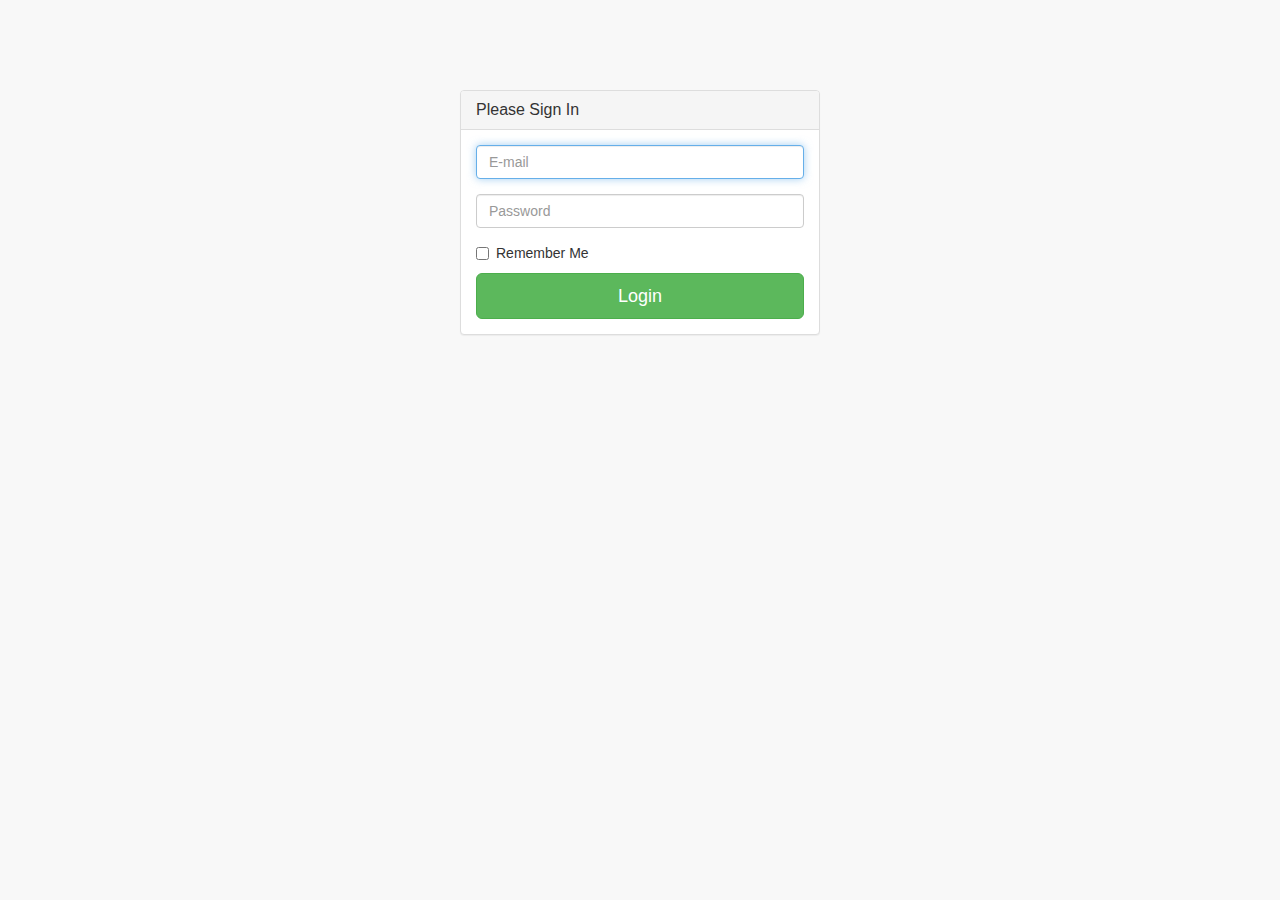
<file: sys-admin/pages/login.html>
<!DOCTYPE html>
<html lang="en">

<head>

    <meta charset="utf-8">
    <meta http-equiv="X-UA-Compatible" content="IE=edge">
    <meta name="viewport" content="width=device-width, initial-scale=1">
    <meta name="description" content="">
    <meta name="author" content="">

    <title>SB Admin 2 - Bootstrap Admin Theme</title>

    <!-- Bootstrap Core CSS -->
    <link href="../vendor/bootstrap/css/bootstrap.min.css" rel="stylesheet">

    <!-- MetisMenu CSS -->
    <link href="../vendor/metisMenu/metisMenu.min.css" rel="stylesheet">

    <!-- Custom CSS -->
    <link href="../dist/css/sb-admin-2.css" rel="stylesheet">

    <!-- Custom Fonts -->
    <link href="../vendor/font-awesome/css/font-awesome.min.css" rel="stylesheet" type="text/css">

    <!-- HTML5 Shim and Respond.js IE8 support of HTML5 elements and media queries -->
    <!-- WARNING: Respond.js doesn't work if you view the page via file:// -->
    <!--[if lt IE 9]>
        <script src="https://oss.maxcdn.com/libs/html5shiv/3.7.0/html5shiv.js"></script>
        <script src="https://oss.maxcdn.com/libs/respond.js/1.4.2/respond.min.js"></script>
    <![endif]-->

</head>

<body>

    <div class="container">
        <div class="row">
            <div class="col-md-4 col-md-offset-4">
                <div class="login-panel panel panel-default">
                    <div class="panel-heading">
                        <h3 class="panel-title">Please Sign In</h3>
                    </div>
                    <div class="panel-body">
                        <form role="form">
                            <fieldset>
                                <div class="form-group">
                                    <input class="form-control" placeholder="E-mail" name="email" type="email" autofocus>
                                </div>
                                <div class="form-group">
                                    <input class="form-control" placeholder="Password" name="password" type="password" value="">
                                </div>
                                <div class="checkbox">
                                    <label>
                                        <input name="remember" type="checkbox" value="Remember Me">Remember Me
                                    </label>
                                </div>
                                <!-- Change this to a button or input when using this as a form -->
                                <a href="index.html" class="btn btn-lg btn-success btn-block">Login</a>
                            </fieldset>
                        </form>
                    </div>
                </div>
            </div>
        </div>
    </div>

    <!-- jQuery -->
    <script src="../vendor/jquery/jquery.min.js"></script>

    <!-- Bootstrap Core JavaScript -->
    <script src="../vendor/bootstrap/js/bootstrap.min.js"></script>

    <!-- Metis Menu Plugin JavaScript -->
    <script src="../vendor/metisMenu/metisMenu.min.js"></script>

    <!-- Custom Theme JavaScript -->
    <script src="../dist/js/sb-admin-2.js"></script>

</body>

</html>
</file>
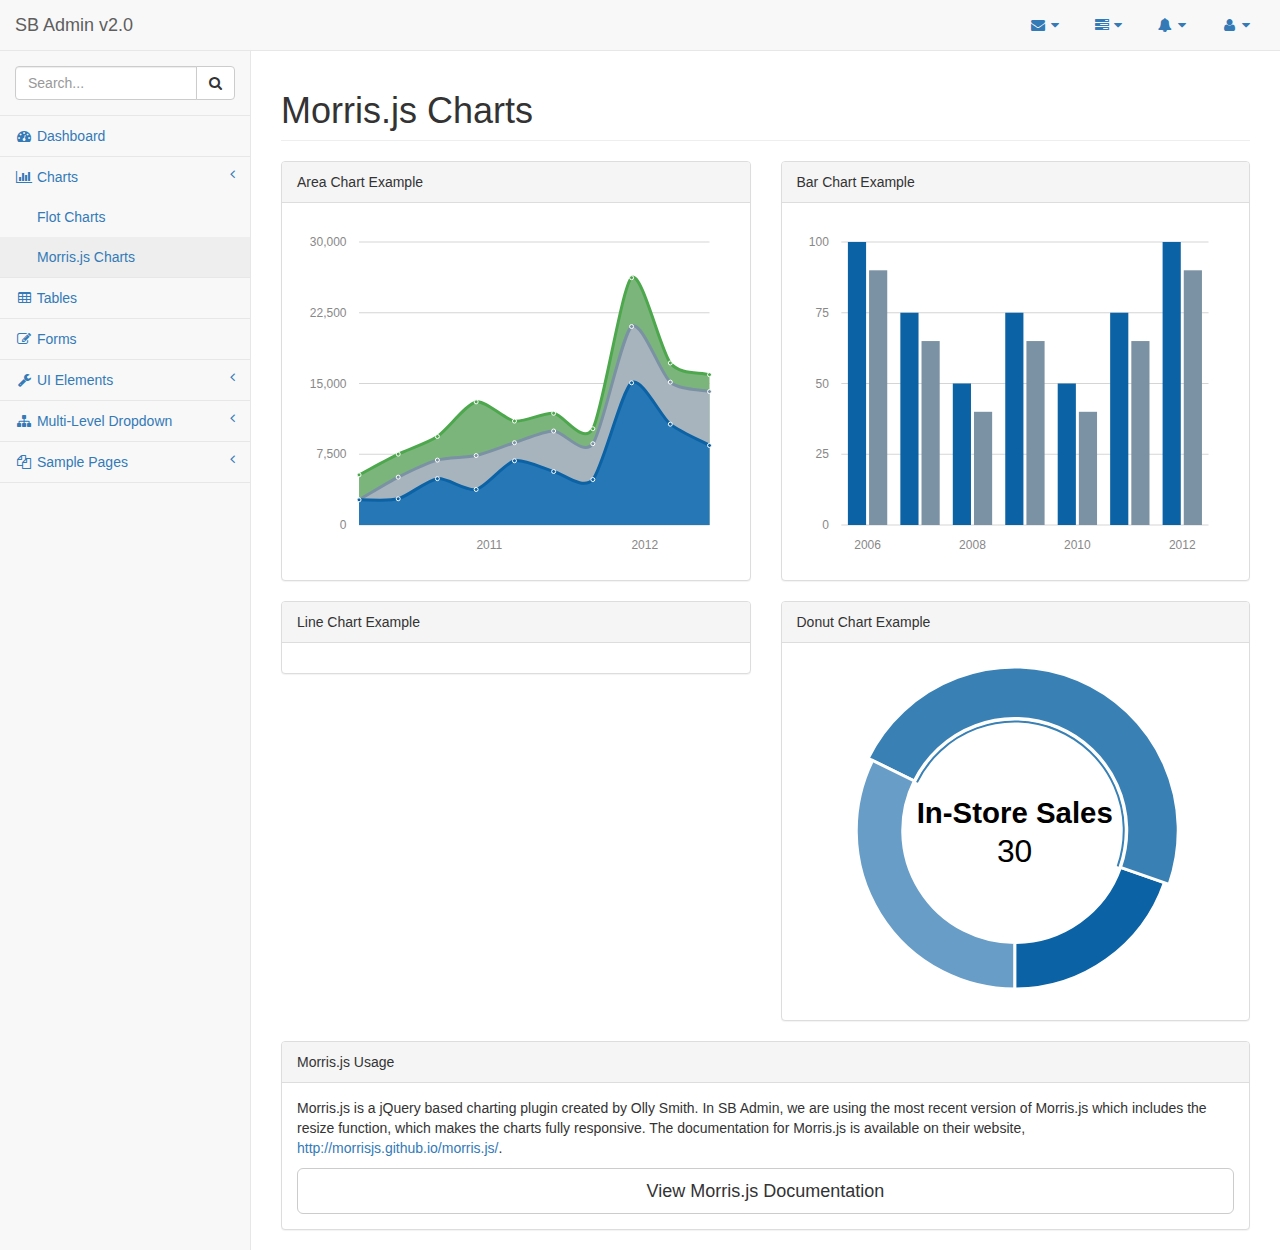
<file: sys-admin/pages/morris.html>
<!DOCTYPE html>
<html lang="en">

<head>

    <meta charset="utf-8">
    <meta http-equiv="X-UA-Compatible" content="IE=edge">
    <meta name="viewport" content="width=device-width, initial-scale=1">
    <meta name="description" content="">
    <meta name="author" content="">

    <title>SB Admin 2 - Bootstrap Admin Theme</title>

    <!-- Bootstrap Core CSS -->
    <link href="../vendor/bootstrap/css/bootstrap.min.css" rel="stylesheet">

    <!-- MetisMenu CSS -->
    <link href="../vendor/metisMenu/metisMenu.min.css" rel="stylesheet">

    <!-- Custom CSS -->
    <link href="../dist/css/sb-admin-2.css" rel="stylesheet">

    <!-- Morris Charts CSS -->
    <link href="../vendor/morrisjs/morris.css" rel="stylesheet">

    <!-- Custom Fonts -->
    <link href="../vendor/font-awesome/css/font-awesome.min.css" rel="stylesheet" type="text/css">

    <!-- HTML5 Shim and Respond.js IE8 support of HTML5 elements and media queries -->
    <!-- WARNING: Respond.js doesn't work if you view the page via file:// -->
    <!--[if lt IE 9]>
        <script src="https://oss.maxcdn.com/libs/html5shiv/3.7.0/html5shiv.js"></script>
        <script src="https://oss.maxcdn.com/libs/respond.js/1.4.2/respond.min.js"></script>
    <![endif]-->

</head>

<body>

    <div id="wrapper">

        <!-- Navigation -->
        <nav class="navbar navbar-default navbar-static-top" role="navigation" style="margin-bottom: 0">
            <div class="navbar-header">
                <button type="button" class="navbar-toggle" data-toggle="collapse" data-target=".navbar-collapse">
                    <span class="sr-only">Toggle navigation</span>
                    <span class="icon-bar"></span>
                    <span class="icon-bar"></span>
                    <span class="icon-bar"></span>
                </button>
                <a class="navbar-brand" href="index.html">SB Admin v2.0</a>
            </div>
            <!-- /.navbar-header -->

            <ul class="nav navbar-top-links navbar-right">
                <li class="dropdown">
                    <a class="dropdown-toggle" data-toggle="dropdown" href="#">
                        <i class="fa fa-envelope fa-fw"></i> <i class="fa fa-caret-down"></i>
                    </a>
                    <ul class="dropdown-menu dropdown-messages">
                        <li>
                            <a href="#">
                                <div>
                                    <strong>John Smith</strong>
                                    <span class="pull-right text-muted">
                                        <em>Yesterday</em>
                                    </span>
                                </div>
                                <div>Lorem ipsum dolor sit amet, consectetur adipiscing elit. Pellentesque eleifend...</div>
                            </a>
                        </li>
                        <li class="divider"></li>
                        <li>
                            <a href="#">
                                <div>
                                    <strong>John Smith</strong>
                                    <span class="pull-right text-muted">
                                        <em>Yesterday</em>
                                    </span>
                                </div>
                                <div>Lorem ipsum dolor sit amet, consectetur adipiscing elit. Pellentesque eleifend...</div>
                            </a>
                        </li>
                        <li class="divider"></li>
                        <li>
                            <a href="#">
                                <div>
                                    <strong>John Smith</strong>
                                    <span class="pull-right text-muted">
                                        <em>Yesterday</em>
                                    </span>
                                </div>
                                <div>Lorem ipsum dolor sit amet, consectetur adipiscing elit. Pellentesque eleifend...</div>
                            </a>
                        </li>
                        <li class="divider"></li>
                        <li>
                            <a class="text-center" href="#">
                                <strong>Read All Messages</strong>
                                <i class="fa fa-angle-right"></i>
                            </a>
                        </li>
                    </ul>
                    <!-- /.dropdown-messages -->
                </li>
                <!-- /.dropdown -->
                <li class="dropdown">
                    <a class="dropdown-toggle" data-toggle="dropdown" href="#">
                        <i class="fa fa-tasks fa-fw"></i> <i class="fa fa-caret-down"></i>
                    </a>
                    <ul class="dropdown-menu dropdown-tasks">
                        <li>
                            <a href="#">
                                <div>
                                    <p>
                                        <strong>Task 1</strong>
                                        <span class="pull-right text-muted">40% Complete</span>
                                    </p>
                                    <div class="progress progress-striped active">
                                        <div class="progress-bar progress-bar-success" role="progressbar" aria-valuenow="40" aria-valuemin="0" aria-valuemax="100" style="width: 40%">
                                            <span class="sr-only">40% Complete (success)</span>
                                        </div>
                                    </div>
                                </div>
                            </a>
                        </li>
                        <li class="divider"></li>
                        <li>
                            <a href="#">
                                <div>
                                    <p>
                                        <strong>Task 2</strong>
                                        <span class="pull-right text-muted">20% Complete</span>
                                    </p>
                                    <div class="progress progress-striped active">
                                        <div class="progress-bar progress-bar-info" role="progressbar" aria-valuenow="20" aria-valuemin="0" aria-valuemax="100" style="width: 20%">
                                            <span class="sr-only">20% Complete</span>
                                        </div>
                                    </div>
                                </div>
                            </a>
                        </li>
                        <li class="divider"></li>
                        <li>
                            <a href="#">
                                <div>
                                    <p>
                                        <strong>Task 3</strong>
                                        <span class="pull-right text-muted">60% Complete</span>
                                    </p>
                                    <div class="progress progress-striped active">
                                        <div class="progress-bar progress-bar-warning" role="progressbar" aria-valuenow="60" aria-valuemin="0" aria-valuemax="100" style="width: 60%">
                                            <span class="sr-only">60% Complete (warning)</span>
                                        </div>
                                    </div>
                                </div>
                            </a>
                        </li>
                        <li class="divider"></li>
                        <li>
                            <a href="#">
                                <div>
                                    <p>
                                        <strong>Task 4</strong>
                                        <span class="pull-right text-muted">80% Complete</span>
                                    </p>
                                    <div class="progress progress-striped active">
                                        <div class="progress-bar progress-bar-danger" role="progressbar" aria-valuenow="80" aria-valuemin="0" aria-valuemax="100" style="width: 80%">
                                            <span class="sr-only">80% Complete (danger)</span>
                                        </div>
                                    </div>
                                </div>
                            </a>
                        </li>
                        <li class="divider"></li>
                        <li>
                            <a class="text-center" href="#">
                                <strong>See All Tasks</strong>
                                <i class="fa fa-angle-right"></i>
                            </a>
                        </li>
                    </ul>
                    <!-- /.dropdown-tasks -->
                </li>
                <!-- /.dropdown -->
                <li class="dropdown">
                    <a class="dropdown-toggle" data-toggle="dropdown" href="#">
                        <i class="fa fa-bell fa-fw"></i> <i class="fa fa-caret-down"></i>
                    </a>
                    <ul class="dropdown-menu dropdown-alerts">
                        <li>
                            <a href="#">
                                <div>
                                    <i class="fa fa-comment fa-fw"></i> New Comment
                                    <span class="pull-right text-muted small">4 minutes ago</span>
                                </div>
                            </a>
                        </li>
                        <li class="divider"></li>
                        <li>
                            <a href="#">
                                <div>
                                    <i class="fa fa-twitter fa-fw"></i> 3 New Followers
                                    <span class="pull-right text-muted small">12 minutes ago</span>
                                </div>
                            </a>
                        </li>
                        <li class="divider"></li>
                        <li>
                            <a href="#">
                                <div>
                                    <i class="fa fa-envelope fa-fw"></i> Message Sent
                                    <span class="pull-right text-muted small">4 minutes ago</span>
                                </div>
                            </a>
                        </li>
                        <li class="divider"></li>
                        <li>
                            <a href="#">
                                <div>
                                    <i class="fa fa-tasks fa-fw"></i> New Task
                                    <span class="pull-right text-muted small">4 minutes ago</span>
                                </div>
                            </a>
                        </li>
                        <li class="divider"></li>
                        <li>
                            <a href="#">
                                <div>
                                    <i class="fa fa-upload fa-fw"></i> Server Rebooted
                                    <span class="pull-right text-muted small">4 minutes ago</span>
                                </div>
                            </a>
                        </li>
                        <li class="divider"></li>
                        <li>
                            <a class="text-center" href="#">
                                <strong>See All Alerts</strong>
                                <i class="fa fa-angle-right"></i>
                            </a>
                        </li>
                    </ul>
                    <!-- /.dropdown-alerts -->
                </li>
                <!-- /.dropdown -->
                <li class="dropdown">
                    <a class="dropdown-toggle" data-toggle="dropdown" href="#">
                        <i class="fa fa-user fa-fw"></i> <i class="fa fa-caret-down"></i>
                    </a>
                    <ul class="dropdown-menu dropdown-user">
                        <li><a href="#"><i class="fa fa-user fa-fw"></i> User Profile</a>
                        </li>
                        <li><a href="#"><i class="fa fa-gear fa-fw"></i> Settings</a>
                        </li>
                        <li class="divider"></li>
                        <li><a href="login.html"><i class="fa fa-sign-out fa-fw"></i> Logout</a>
                        </li>
                    </ul>
                    <!-- /.dropdown-user -->
                </li>
                <!-- /.dropdown -->
            </ul>
            <!-- /.navbar-top-links -->

            <div class="navbar-default sidebar" role="navigation">
                <div class="sidebar-nav navbar-collapse">
                    <ul class="nav" id="side-menu">
                        <li class="sidebar-search">
                            <div class="input-group custom-search-form">
                                <input type="text" class="form-control" placeholder="Search...">
                                <span class="input-group-btn">
                                <button class="btn btn-default" type="button">
                                    <i class="fa fa-search"></i>
                                </button>
                            </span>
                            </div>
                            <!-- /input-group -->
                        </li>
                        <li>
                            <a href="index.html"><i class="fa fa-dashboard fa-fw"></i> Dashboard</a>
                        </li>
                        <li>
                            <a href="#"><i class="fa fa-bar-chart-o fa-fw"></i> Charts<span class="fa arrow"></span></a>
                            <ul class="nav nav-second-level">
                                <li>
                                    <a href="flot.html">Flot Charts</a>
                                </li>
                                <li>
                                    <a href="morris.html">Morris.js Charts</a>
                                </li>
                            </ul>
                            <!-- /.nav-second-level -->
                        </li>
                        <li>
                            <a href="tables.html"><i class="fa fa-table fa-fw"></i> Tables</a>
                        </li>
                        <li>
                            <a href="forms.html"><i class="fa fa-edit fa-fw"></i> Forms</a>
                        </li>
                        <li>
                            <a href="#"><i class="fa fa-wrench fa-fw"></i> UI Elements<span class="fa arrow"></span></a>
                            <ul class="nav nav-second-level">
                                <li>
                                    <a href="panels-wells.html">Panels and Wells</a>
                                </li>
                                <li>
                                    <a href="buttons.html">Buttons</a>
                                </li>
                                <li>
                                    <a href="notifications.html">Notifications</a>
                                </li>
                                <li>
                                    <a href="typography.html">Typography</a>
                                </li>
                                <li>
                                    <a href="icons.html"> Icons</a>
                                </li>
                                <li>
                                    <a href="grid.html">Grid</a>
                                </li>
                            </ul>
                            <!-- /.nav-second-level -->
                        </li>
                        <li>
                            <a href="#"><i class="fa fa-sitemap fa-fw"></i> Multi-Level Dropdown<span class="fa arrow"></span></a>
                            <ul class="nav nav-second-level">
                                <li>
                                    <a href="#">Second Level Item</a>
                                </li>
                                <li>
                                    <a href="#">Second Level Item</a>
                                </li>
                                <li>
                                    <a href="#">Third Level <span class="fa arrow"></span></a>
                                    <ul class="nav nav-third-level">
                                        <li>
                                            <a href="#">Third Level Item</a>
                                        </li>
                                        <li>
                                            <a href="#">Third Level Item</a>
                                        </li>
                                        <li>
                                            <a href="#">Third Level Item</a>
                                        </li>
                                        <li>
                                            <a href="#">Third Level Item</a>
                                        </li>
                                    </ul>
                                    <!-- /.nav-third-level -->
                                </li>
                            </ul>
                            <!-- /.nav-second-level -->
                        </li>
                        <li>
                            <a href="#"><i class="fa fa-files-o fa-fw"></i> Sample Pages<span class="fa arrow"></span></a>
                            <ul class="nav nav-second-level">
                                <li>
                                    <a href="blank.html">Blank Page</a>
                                </li>
                                <li>
                                    <a href="login.html">Login Page</a>
                                </li>
                            </ul>
                            <!-- /.nav-second-level -->
                        </li>
                    </ul>
                </div>
                <!-- /.sidebar-collapse -->
            </div>
            <!-- /.navbar-static-side -->
        </nav>

        <div id="page-wrapper">
            <div class="row">
                <div class="col-lg-12">
                    <h1 class="page-header">Morris.js Charts</h1>
                </div>
                <!-- /.col-lg-12 -->
            </div>
            <!-- /.row -->
            <div class="row">
                <div class="col-lg-6">
                    <div class="panel panel-default">
                        <div class="panel-heading">
                            Area Chart Example
                        </div>
                        <!-- /.panel-heading -->
                        <div class="panel-body">
                            <div id="morris-area-chart"></div>
                        </div>
                        <!-- /.panel-body -->
                    </div>
                    <!-- /.panel -->
                </div>
                <!-- /.col-lg-6 -->
                <div class="col-lg-6">
                    <div class="panel panel-default">
                        <div class="panel-heading">
                            Bar Chart Example
                        </div>
                        <!-- /.panel-heading -->
                        <div class="panel-body">
                            <div id="morris-bar-chart"></div>
                        </div>
                        <!-- /.panel-body -->
                    </div>
                    <!-- /.panel -->
                </div>
                <!-- /.col-lg-6 -->
                <div class="col-lg-6">
                    <div class="panel panel-default">
                        <div class="panel-heading">
                            Line Chart Example
                        </div>
                        <!-- /.panel-heading -->
                        <div class="panel-body">
                            <div id="morris-line-chart"></div>
                        </div>
                        <!-- /.panel-body -->
                    </div>
                    <!-- /.panel -->
                </div>
                <!-- /.col-lg-6 -->
                <div class="col-lg-6">
                    <div class="panel panel-default">
                        <div class="panel-heading">
                            Donut Chart Example
                        </div>
                        <!-- /.panel-heading -->
                        <div class="panel-body">
                            <div id="morris-donut-chart"></div>
                        </div>
                        <!-- /.panel-body -->
                    </div>
                    <!-- /.panel -->
                </div>
                <!-- /.col-lg-6 -->
                <div class="col-lg-12">
                    <div class="panel panel-default">
                        <div class="panel-heading">
                            Morris.js Usage
                        </div>
                        <!-- /.panel-heading -->
                        <div class="panel-body">
                            <p>Morris.js is a jQuery based charting plugin created by Olly Smith. In SB Admin, we are using the most recent version of Morris.js which includes the resize function, which makes the charts fully responsive. The documentation for Morris.js is available on their website, <a target="_blank" href="http://morrisjs.github.io/morris.js/">http://morrisjs.github.io/morris.js/</a>.</p>
                            <a target="_blank" class="btn btn-default btn-lg btn-block" href="http://morrisjs.github.io/morris.js/">View Morris.js Documentation</a>
                        </div>
                        <!-- /.panel-body -->
                    </div>
                    <!-- /.panel -->
                </div>
                <!-- /.col-lg-6 -->
            </div>
            <!-- /.row -->
        </div>
        <!-- /#page-wrapper -->

    </div>
    <!-- /#wrapper -->

    <!-- jQuery -->
    <script src="../vendor/jquery/jquery.min.js"></script>

    <!-- Bootstrap Core JavaScript -->
    <script src="../vendor/bootstrap/js/bootstrap.min.js"></script>

    <!-- Metis Menu Plugin JavaScript -->
    <script src="../vendor/metisMenu/metisMenu.min.js"></script>

    <!-- Morris Charts JavaScript -->
    <script src="../vendor/raphael/raphael.min.js"></script>
    <script src="../vendor/morrisjs/morris.min.js"></script>
    <script src="../data/morris-data.js"></script>

    <!-- Custom Theme JavaScript -->
    <script src="../dist/js/sb-admin-2.js"></script>

</body>

</html>
</file>
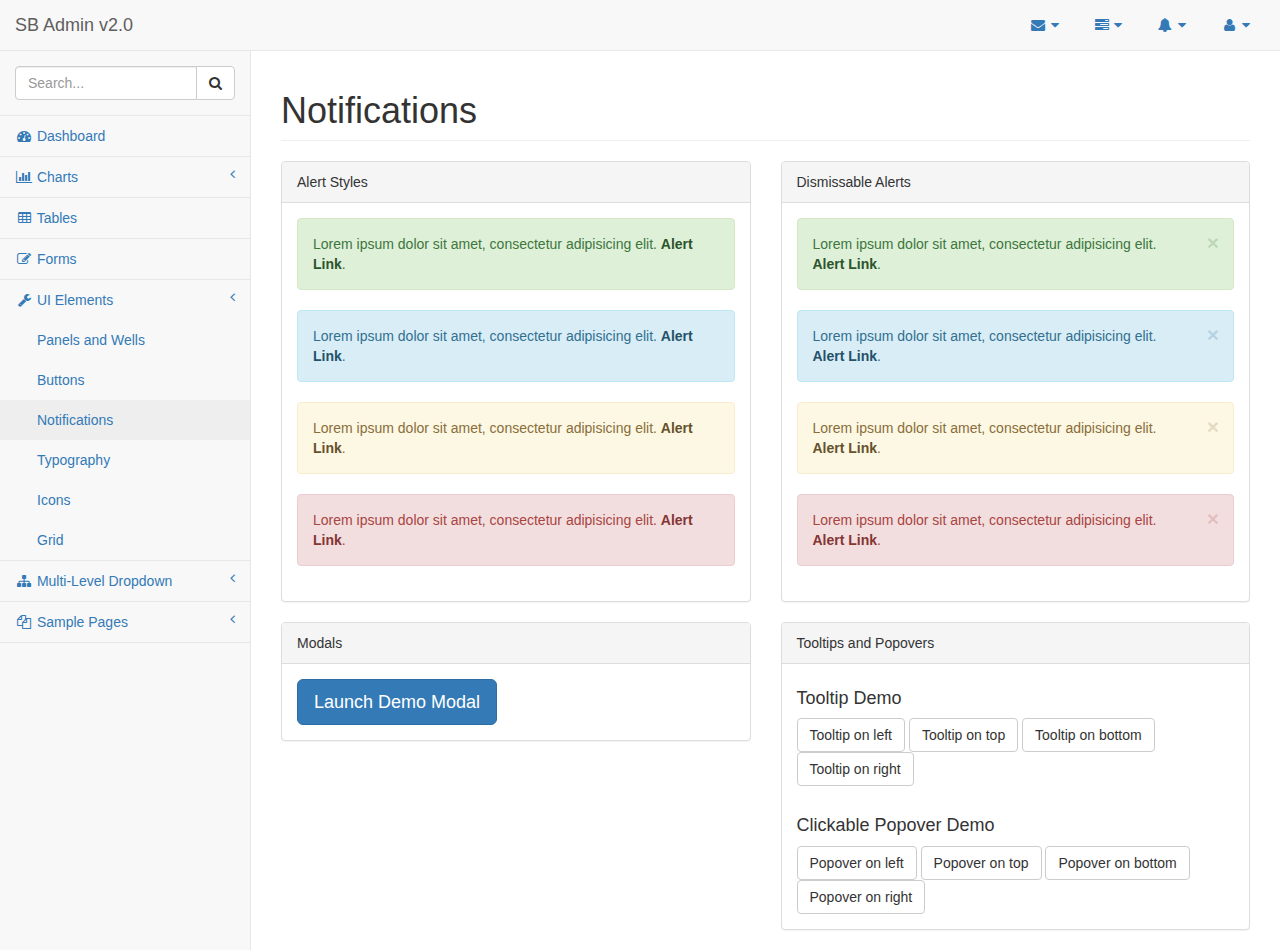
<file: sys-admin/pages/notifications.html>
<!DOCTYPE html>
<html lang="en">

<head>

    <meta charset="utf-8">
    <meta http-equiv="X-UA-Compatible" content="IE=edge">
    <meta name="viewport" content="width=device-width, initial-scale=1">
    <meta name="description" content="">
    <meta name="author" content="">

    <title>SB Admin 2 - Bootstrap Admin Theme</title>

    <!-- Bootstrap Core CSS -->
    <link href="../vendor/bootstrap/css/bootstrap.min.css" rel="stylesheet">

    <!-- MetisMenu CSS -->
    <link href="../vendor/metisMenu/metisMenu.min.css" rel="stylesheet">

    <!-- Custom CSS -->
    <link href="../dist/css/sb-admin-2.css" rel="stylesheet">

    <!-- Custom Fonts -->
    <link href="../vendor/font-awesome/css/font-awesome.min.css" rel="stylesheet" type="text/css">

    <!-- HTML5 Shim and Respond.js IE8 support of HTML5 elements and media queries -->
    <!-- WARNING: Respond.js doesn't work if you view the page via file:// -->
    <!--[if lt IE 9]>
        <script src="https://oss.maxcdn.com/libs/html5shiv/3.7.0/html5shiv.js"></script>
        <script src="https://oss.maxcdn.com/libs/respond.js/1.4.2/respond.min.js"></script>
    <![endif]-->

</head>

<body>

    <div id="wrapper">

        <!-- Navigation -->
        <nav class="navbar navbar-default navbar-static-top" role="navigation" style="margin-bottom: 0">
            <div class="navbar-header">
                <button type="button" class="navbar-toggle" data-toggle="collapse" data-target=".navbar-collapse">
                    <span class="sr-only">Toggle navigation</span>
                    <span class="icon-bar"></span>
                    <span class="icon-bar"></span>
                    <span class="icon-bar"></span>
                </button>
                <a class="navbar-brand" href="index.html">SB Admin v2.0</a>
            </div>
            <!-- /.navbar-header -->

            <ul class="nav navbar-top-links navbar-right">
                <li class="dropdown">
                    <a class="dropdown-toggle" data-toggle="dropdown" href="#">
                        <i class="fa fa-envelope fa-fw"></i> <i class="fa fa-caret-down"></i>
                    </a>
                    <ul class="dropdown-menu dropdown-messages">
                        <li>
                            <a href="#">
                                <div>
                                    <strong>John Smith</strong>
                                    <span class="pull-right text-muted">
                                        <em>Yesterday</em>
                                    </span>
                                </div>
                                <div>Lorem ipsum dolor sit amet, consectetur adipiscing elit. Pellentesque eleifend...</div>
                            </a>
                        </li>
                        <li class="divider"></li>
                        <li>
                            <a href="#">
                                <div>
                                    <strong>John Smith</strong>
                                    <span class="pull-right text-muted">
                                        <em>Yesterday</em>
                                    </span>
                                </div>
                                <div>Lorem ipsum dolor sit amet, consectetur adipiscing elit. Pellentesque eleifend...</div>
                            </a>
                        </li>
                        <li class="divider"></li>
                        <li>
                            <a href="#">
                                <div>
                                    <strong>John Smith</strong>
                                    <span class="pull-right text-muted">
                                        <em>Yesterday</em>
                                    </span>
                                </div>
                                <div>Lorem ipsum dolor sit amet, consectetur adipiscing elit. Pellentesque eleifend...</div>
                            </a>
                        </li>
                        <li class="divider"></li>
                        <li>
                            <a class="text-center" href="#">
                                <strong>Read All Messages</strong>
                                <i class="fa fa-angle-right"></i>
                            </a>
                        </li>
                    </ul>
                    <!-- /.dropdown-messages -->
                </li>
                <!-- /.dropdown -->
                <li class="dropdown">
                    <a class="dropdown-toggle" data-toggle="dropdown" href="#">
                        <i class="fa fa-tasks fa-fw"></i> <i class="fa fa-caret-down"></i>
                    </a>
                    <ul class="dropdown-menu dropdown-tasks">
                        <li>
                            <a href="#">
                                <div>
                                    <p>
                                        <strong>Task 1</strong>
                                        <span class="pull-right text-muted">40% Complete</span>
                                    </p>
                                    <div class="progress progress-striped active">
                                        <div class="progress-bar progress-bar-success" role="progressbar" aria-valuenow="40" aria-valuemin="0" aria-valuemax="100" style="width: 40%">
                                            <span class="sr-only">40% Complete (success)</span>
                                        </div>
                                    </div>
                                </div>
                            </a>
                        </li>
                        <li class="divider"></li>
                        <li>
                            <a href="#">
                                <div>
                                    <p>
                                        <strong>Task 2</strong>
                                        <span class="pull-right text-muted">20% Complete</span>
                                    </p>
                                    <div class="progress progress-striped active">
                                        <div class="progress-bar progress-bar-info" role="progressbar" aria-valuenow="20" aria-valuemin="0" aria-valuemax="100" style="width: 20%">
                                            <span class="sr-only">20% Complete</span>
                                        </div>
                                    </div>
                                </div>
                            </a>
                        </li>
                        <li class="divider"></li>
                        <li>
                            <a href="#">
                                <div>
                                    <p>
                                        <strong>Task 3</strong>
                                        <span class="pull-right text-muted">60% Complete</span>
                                    </p>
                                    <div class="progress progress-striped active">
                                        <div class="progress-bar progress-bar-warning" role="progressbar" aria-valuenow="60" aria-valuemin="0" aria-valuemax="100" style="width: 60%">
                                            <span class="sr-only">60% Complete (warning)</span>
                                        </div>
                                    </div>
                                </div>
                            </a>
                        </li>
                        <li class="divider"></li>
                        <li>
                            <a href="#">
                                <div>
                                    <p>
                                        <strong>Task 4</strong>
                                        <span class="pull-right text-muted">80% Complete</span>
                                    </p>
                                    <div class="progress progress-striped active">
                                        <div class="progress-bar progress-bar-danger" role="progressbar" aria-valuenow="80" aria-valuemin="0" aria-valuemax="100" style="width: 80%">
                                            <span class="sr-only">80% Complete (danger)</span>
                                        </div>
                                    </div>
                                </div>
                            </a>
                        </li>
                        <li class="divider"></li>
                        <li>
                            <a class="text-center" href="#">
                                <strong>See All Tasks</strong>
                                <i class="fa fa-angle-right"></i>
                            </a>
                        </li>
                    </ul>
                    <!-- /.dropdown-tasks -->
                </li>
                <!-- /.dropdown -->
                <li class="dropdown">
                    <a class="dropdown-toggle" data-toggle="dropdown" href="#">
                        <i class="fa fa-bell fa-fw"></i> <i class="fa fa-caret-down"></i>
                    </a>
                    <ul class="dropdown-menu dropdown-alerts">
                        <li>
                            <a href="#">
                                <div>
                                    <i class="fa fa-comment fa-fw"></i> New Comment
                                    <span class="pull-right text-muted small">4 minutes ago</span>
                                </div>
                            </a>
                        </li>
                        <li class="divider"></li>
                        <li>
                            <a href="#">
                                <div>
                                    <i class="fa fa-twitter fa-fw"></i> 3 New Followers
                                    <span class="pull-right text-muted small">12 minutes ago</span>
                                </div>
                            </a>
                        </li>
                        <li class="divider"></li>
                        <li>
                            <a href="#">
                                <div>
                                    <i class="fa fa-envelope fa-fw"></i> Message Sent
                                    <span class="pull-right text-muted small">4 minutes ago</span>
                                </div>
                            </a>
                        </li>
                        <li class="divider"></li>
                        <li>
                            <a href="#">
                                <div>
                                    <i class="fa fa-tasks fa-fw"></i> New Task
                                    <span class="pull-right text-muted small">4 minutes ago</span>
                                </div>
                            </a>
                        </li>
                        <li class="divider"></li>
                        <li>
                            <a href="#">
                                <div>
                                    <i class="fa fa-upload fa-fw"></i> Server Rebooted
                                    <span class="pull-right text-muted small">4 minutes ago</span>
                                </div>
                            </a>
                        </li>
                        <li class="divider"></li>
                        <li>
                            <a class="text-center" href="#">
                                <strong>See All Alerts</strong>
                                <i class="fa fa-angle-right"></i>
                            </a>
                        </li>
                    </ul>
                    <!-- /.dropdown-alerts -->
                </li>
                <!-- /.dropdown -->
                <li class="dropdown">
                    <a class="dropdown-toggle" data-toggle="dropdown" href="#">
                        <i class="fa fa-user fa-fw"></i> <i class="fa fa-caret-down"></i>
                    </a>
                    <ul class="dropdown-menu dropdown-user">
                        <li><a href="#"><i class="fa fa-user fa-fw"></i> User Profile</a>
                        </li>
                        <li><a href="#"><i class="fa fa-gear fa-fw"></i> Settings</a>
                        </li>
                        <li class="divider"></li>
                        <li><a href="login.html"><i class="fa fa-sign-out fa-fw"></i> Logout</a>
                        </li>
                    </ul>
                    <!-- /.dropdown-user -->
                </li>
                <!-- /.dropdown -->
            </ul>
            <!-- /.navbar-top-links -->

            <div class="navbar-default sidebar" role="navigation">
                <div class="sidebar-nav navbar-collapse">
                    <ul class="nav" id="side-menu">
                        <li class="sidebar-search">
                            <div class="input-group custom-search-form">
                                <input type="text" class="form-control" placeholder="Search...">
                                <span class="input-group-btn">
                                <button class="btn btn-default" type="button">
                                    <i class="fa fa-search"></i>
                                </button>
                            </span>
                            </div>
                            <!-- /input-group -->
                        </li>
                        <li>
                            <a href="index.html"><i class="fa fa-dashboard fa-fw"></i> Dashboard</a>
                        </li>
                        <li>
                            <a href="#"><i class="fa fa-bar-chart-o fa-fw"></i> Charts<span class="fa arrow"></span></a>
                            <ul class="nav nav-second-level">
                                <li>
                                    <a href="flot.html">Flot Charts</a>
                                </li>
                                <li>
                                    <a href="morris.html">Morris.js Charts</a>
                                </li>
                            </ul>
                            <!-- /.nav-second-level -->
                        </li>
                        <li>
                            <a href="tables.html"><i class="fa fa-table fa-fw"></i> Tables</a>
                        </li>
                        <li>
                            <a href="forms.html"><i class="fa fa-edit fa-fw"></i> Forms</a>
                        </li>
                        <li>
                            <a href="#"><i class="fa fa-wrench fa-fw"></i> UI Elements<span class="fa arrow"></span></a>
                            <ul class="nav nav-second-level">
                                <li>
                                    <a href="panels-wells.html">Panels and Wells</a>
                                </li>
                                <li>
                                    <a href="buttons.html">Buttons</a>
                                </li>
                                <li>
                                    <a href="notifications.html">Notifications</a>
                                </li>
                                <li>
                                    <a href="typography.html">Typography</a>
                                </li>
                                <li>
                                    <a href="icons.html"> Icons</a>
                                </li>
                                <li>
                                    <a href="grid.html">Grid</a>
                                </li>
                            </ul>
                            <!-- /.nav-second-level -->
                        </li>
                        <li>
                            <a href="#"><i class="fa fa-sitemap fa-fw"></i> Multi-Level Dropdown<span class="fa arrow"></span></a>
                            <ul class="nav nav-second-level">
                                <li>
                                    <a href="#">Second Level Item</a>
                                </li>
                                <li>
                                    <a href="#">Second Level Item</a>
                                </li>
                                <li>
                                    <a href="#">Third Level <span class="fa arrow"></span></a>
                                    <ul class="nav nav-third-level">
                                        <li>
                                            <a href="#">Third Level Item</a>
                                        </li>
                                        <li>
                                            <a href="#">Third Level Item</a>
                                        </li>
                                        <li>
                                            <a href="#">Third Level Item</a>
                                        </li>
                                        <li>
                                            <a href="#">Third Level Item</a>
                                        </li>
                                    </ul>
                                    <!-- /.nav-third-level -->
                                </li>
                            </ul>
                            <!-- /.nav-second-level -->
                        </li>
                        <li>
                            <a href="#"><i class="fa fa-files-o fa-fw"></i> Sample Pages<span class="fa arrow"></span></a>
                            <ul class="nav nav-second-level">
                                <li>
                                    <a href="blank.html">Blank Page</a>
                                </li>
                                <li>
                                    <a href="login.html">Login Page</a>
                                </li>
                            </ul>
                            <!-- /.nav-second-level -->
                        </li>
                    </ul>
                </div>
                <!-- /.sidebar-collapse -->
            </div>
            <!-- /.navbar-static-side -->
        </nav>

        <div id="page-wrapper">
            <div class="row">
                <div class="col-lg-12">
                    <h1 class="page-header">Notifications</h1>
                </div>
                <!-- /.col-lg-12 -->
            </div>
            <!-- /.row -->
            <div class="row">
                <div class="col-lg-6">
                    <div class="panel panel-default">
                        <div class="panel-heading">
                            Alert Styles
                        </div>
                        <!-- /.panel-heading -->
                        <div class="panel-body">
                            <div class="alert alert-success">
                                Lorem ipsum dolor sit amet, consectetur adipisicing elit. <a href="#" class="alert-link">Alert Link</a>.
                            </div>
                            <div class="alert alert-info">
                                Lorem ipsum dolor sit amet, consectetur adipisicing elit. <a href="#" class="alert-link">Alert Link</a>.
                            </div>
                            <div class="alert alert-warning">
                                Lorem ipsum dolor sit amet, consectetur adipisicing elit. <a href="#" class="alert-link">Alert Link</a>.
                            </div>
                            <div class="alert alert-danger">
                                Lorem ipsum dolor sit amet, consectetur adipisicing elit. <a href="#" class="alert-link">Alert Link</a>.
                            </div>
                        </div>
                        <!-- .panel-body -->
                    </div>
                    <!-- /.panel -->
                </div>
                <!-- /.col-lg-6 -->
                <div class="col-lg-6">
                    <div class="panel panel-default">
                        <div class="panel-heading">
                            Dismissable Alerts
                        </div>
                        <!-- /.panel-heading -->
                        <div class="panel-body">
                            <div class="alert alert-success alert-dismissable">
                                <button type="button" class="close" data-dismiss="alert" aria-hidden="true">&times;</button>
                                Lorem ipsum dolor sit amet, consectetur adipisicing elit. <a href="#" class="alert-link">Alert Link</a>.
                            </div>
                            <div class="alert alert-info alert-dismissable">
                                <button type="button" class="close" data-dismiss="alert" aria-hidden="true">&times;</button>
                                Lorem ipsum dolor sit amet, consectetur adipisicing elit. <a href="#" class="alert-link">Alert Link</a>.
                            </div>
                            <div class="alert alert-warning alert-dismissable">
                                <button type="button" class="close" data-dismiss="alert" aria-hidden="true">&times;</button>
                                Lorem ipsum dolor sit amet, consectetur adipisicing elit. <a href="#" class="alert-link">Alert Link</a>.
                            </div>
                            <div class="alert alert-danger alert-dismissable">
                                <button type="button" class="close" data-dismiss="alert" aria-hidden="true">&times;</button>
                                Lorem ipsum dolor sit amet, consectetur adipisicing elit. <a href="#" class="alert-link">Alert Link</a>.
                            </div>
                        </div>
                        <!-- .panel-body -->
                    </div>
                    <!-- /.panel -->
                </div>
                <!-- /.col-lg-6 -->
            </div>
            <!-- /.row -->
            <div class="row">
                <div class="col-lg-6">
                    <div class="panel panel-default">
                        <div class="panel-heading">
                            Modals
                        </div>
                        <!-- /.panel-heading -->
                        <div class="panel-body">
                            <!-- Button trigger modal -->
                            <button class="btn btn-primary btn-lg" data-toggle="modal" data-target="#myModal">
                                Launch Demo Modal
                            </button>
                            <!-- Modal -->
                            <div class="modal fade" id="myModal" tabindex="-1" role="dialog" aria-labelledby="myModalLabel" aria-hidden="true">
                                <div class="modal-dialog">
                                    <div class="modal-content">
                                        <div class="modal-header">
                                            <button type="button" class="close" data-dismiss="modal" aria-hidden="true">&times;</button>
                                            <h4 class="modal-title" id="myModalLabel">Modal title</h4>
                                        </div>
                                        <div class="modal-body">
                                            Lorem ipsum dolor sit amet, consectetur adipisicing elit, sed do eiusmod tempor incididunt ut labore et dolore magna aliqua. Ut enim ad minim veniam, quis nostrud exercitation ullamco laboris nisi ut aliquip ex ea commodo consequat. Duis aute irure dolor in reprehenderit in voluptate velit esse cillum dolore eu fugiat nulla pariatur. Excepteur sint occaecat cupidatat non proident, sunt in culpa qui officia deserunt mollit anim id est laborum.
                                        </div>
                                        <div class="modal-footer">
                                            <button type="button" class="btn btn-default" data-dismiss="modal">Close</button>
                                            <button type="button" class="btn btn-primary">Save changes</button>
                                        </div>
                                    </div>
                                    <!-- /.modal-content -->
                                </div>
                                <!-- /.modal-dialog -->
                            </div>
                            <!-- /.modal -->
                        </div>
                        <!-- .panel-body -->
                    </div>
                    <!-- /.panel -->
                </div>
                <!-- /.col-lg-6 -->
                <div class="col-lg-6">
                    <div class="panel panel-default">
                        <div class="panel-heading">
                            Tooltips and Popovers
                        </div>
                        <!-- /.panel-heading -->
                        <div class="panel-body">
                            <h4>Tooltip Demo</h4>
                            <div class="tooltip-demo">
                                <button type="button" class="btn btn-default" data-toggle="tooltip" data-placement="left" title="Tooltip on left">Tooltip on left</button>
                                <button type="button" class="btn btn-default" data-toggle="tooltip" data-placement="top" title="Tooltip on top">Tooltip on top</button>
                                <button type="button" class="btn btn-default" data-toggle="tooltip" data-placement="bottom" title="Tooltip on bottom">Tooltip on bottom</button>
                                <button type="button" class="btn btn-default" data-toggle="tooltip" data-placement="right" title="Tooltip on right">Tooltip on right</button>
                            </div>
                            <br>
                            <h4>Clickable Popover Demo</h4>
                            <div class="tooltip-demo">
                                <button type="button" class="btn btn-default" data-container="body" data-toggle="popover" data-placement="left" data-content="Vivamus sagittis lacus vel augue laoreet rutrum faucibus.">
                                    Popover on left
                                </button>
                                <button type="button" class="btn btn-default" data-container="body" data-toggle="popover" data-placement="top" data-content="Vivamus sagittis lacus vel augue laoreet rutrum faucibus.">
                                    Popover on top
                                </button>
                                <button type="button" class="btn btn-default" data-container="body" data-toggle="popover" data-placement="bottom" data-content="Vivamus sagittis lacus vel augue laoreet rutrum faucibus.">
                                    Popover on bottom
                                </button>
                                <button type="button" class="btn btn-default" data-container="body" data-toggle="popover" data-placement="right" data-content="Vivamus sagittis lacus vel augue laoreet rutrum faucibus.">
                                    Popover on right
                                </button>
                            </div>
                        </div>
                        <!-- .panel-body -->
                    </div>
                    <!-- /.panel -->
                </div>
                <!-- /.col-lg-6 -->
            </div>
            <!-- /.row -->
        </div>
        <!-- /#page-wrapper -->

    </div>
    <!-- /#wrapper -->

    <!-- jQuery -->
    <script src="../vendor/jquery/jquery.min.js"></script>

    <!-- Bootstrap Core JavaScript -->
    <script src="../vendor/bootstrap/js/bootstrap.min.js"></script>

    <!-- Metis Menu Plugin JavaScript -->
    <script src="../vendor/metisMenu/metisMenu.min.js"></script>

    <!-- Custom Theme JavaScript -->
    <script src="../dist/js/sb-admin-2.js"></script>

    <!-- Page-Level Demo Scripts - Notifications - Use for reference -->
    <script>
    // tooltip demo
    $('.tooltip-demo').tooltip({
        selector: "[data-toggle=tooltip]",
        container: "body"
    })
    // popover demo
    $("[data-toggle=popover]")
        .popover()
    </script>

</body>

</html>
</file>
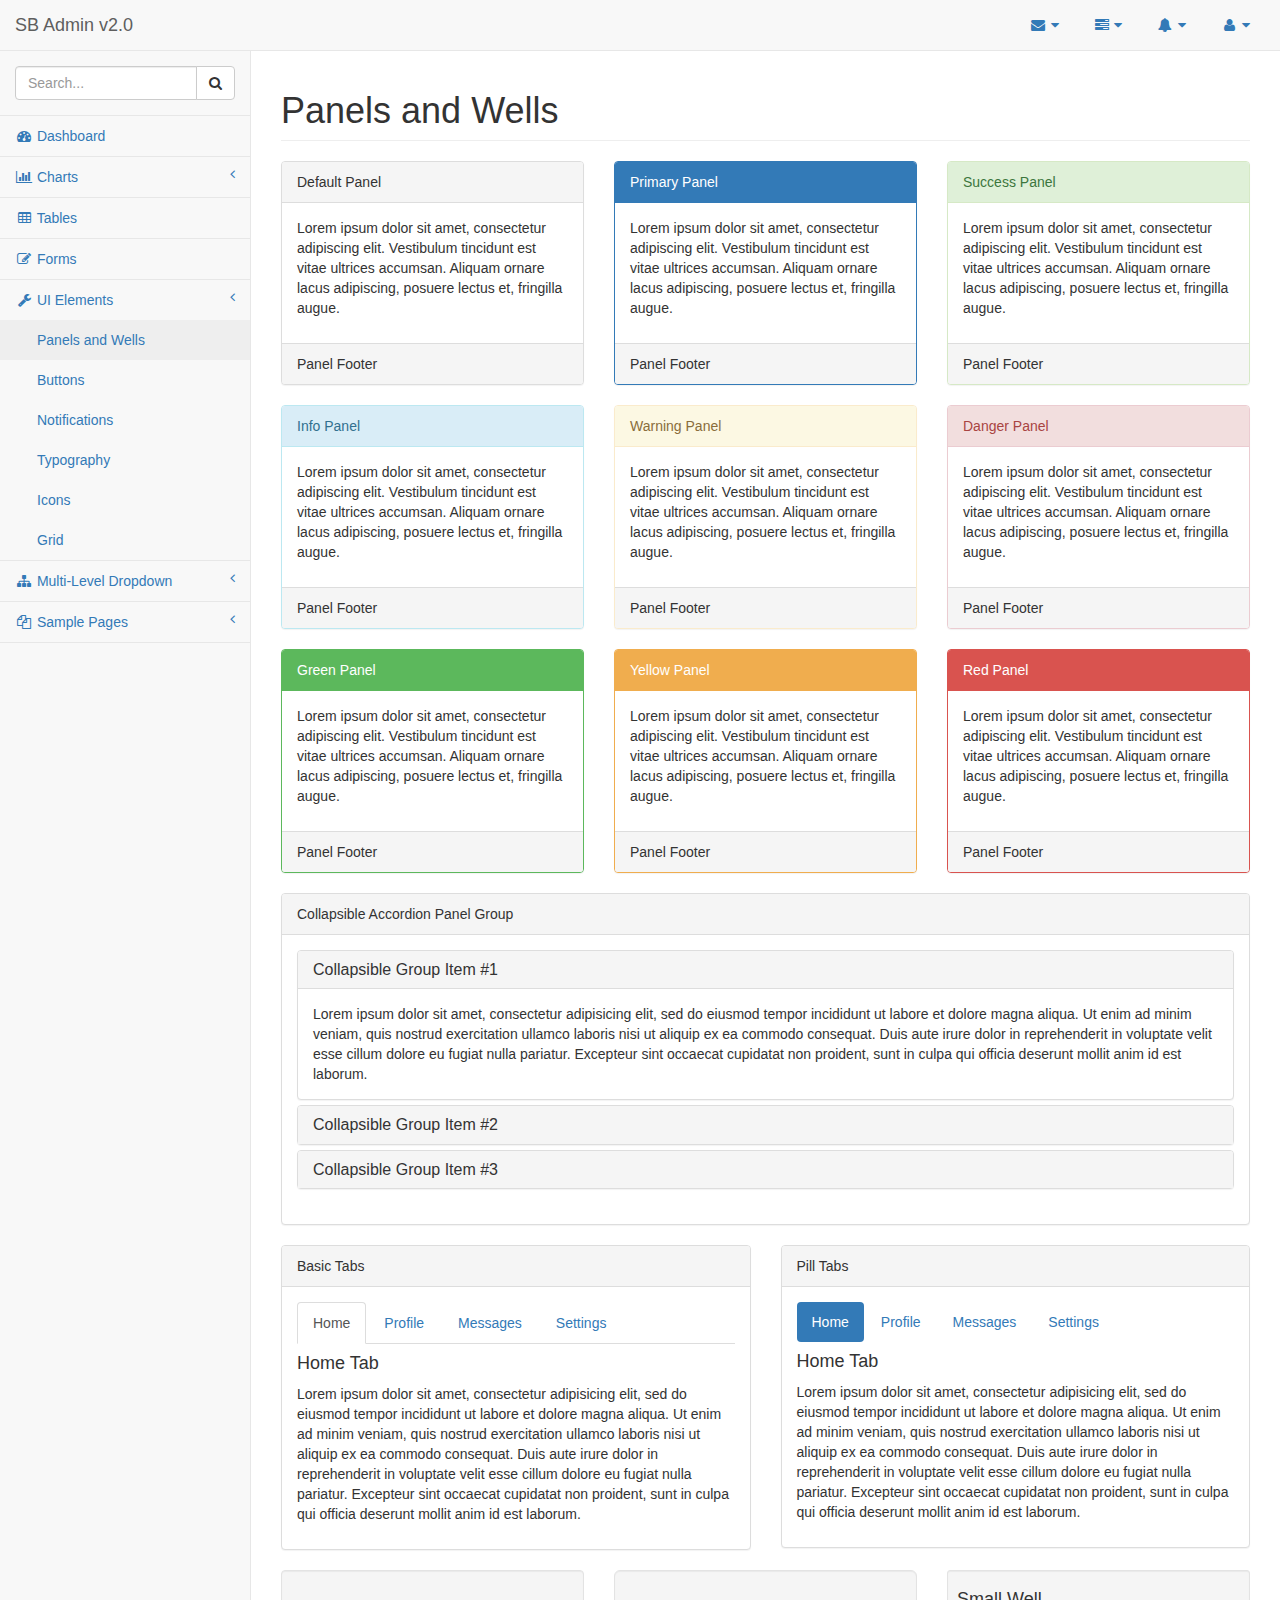
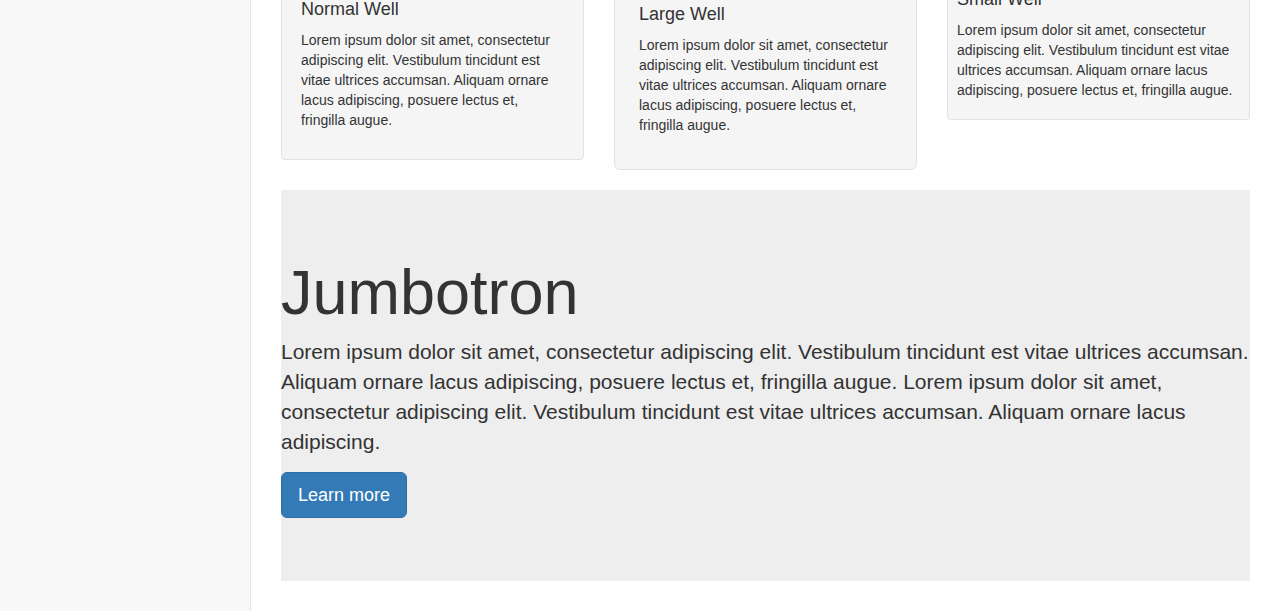
<file: sys-admin/pages/panels-wells.html>
<!DOCTYPE html>
<html lang="en">

<head>

    <meta charset="utf-8">
    <meta http-equiv="X-UA-Compatible" content="IE=edge">
    <meta name="viewport" content="width=device-width, initial-scale=1">
    <meta name="description" content="">
    <meta name="author" content="">

    <title>SB Admin 2 - Bootstrap Admin Theme</title>

    <!-- Bootstrap Core CSS -->
    <link href="../vendor/bootstrap/css/bootstrap.min.css" rel="stylesheet">

    <!-- MetisMenu CSS -->
    <link href="../vendor/metisMenu/metisMenu.min.css" rel="stylesheet">

    <!-- Custom CSS -->
    <link href="../dist/css/sb-admin-2.css" rel="stylesheet">

    <!-- Custom Fonts -->
    <link href="../vendor/font-awesome/css/font-awesome.min.css" rel="stylesheet" type="text/css">

    <!-- HTML5 Shim and Respond.js IE8 support of HTML5 elements and media queries -->
    <!-- WARNING: Respond.js doesn't work if you view the page via file:// -->
    <!--[if lt IE 9]>
        <script src="https://oss.maxcdn.com/libs/html5shiv/3.7.0/html5shiv.js"></script>
        <script src="https://oss.maxcdn.com/libs/respond.js/1.4.2/respond.min.js"></script>
    <![endif]-->

</head>

<body>

    <div id="wrapper">

        <!-- Navigation -->
        <nav class="navbar navbar-default navbar-static-top" role="navigation" style="margin-bottom: 0">
            <div class="navbar-header">
                <button type="button" class="navbar-toggle" data-toggle="collapse" data-target=".navbar-collapse">
                    <span class="sr-only">Toggle navigation</span>
                    <span class="icon-bar"></span>
                    <span class="icon-bar"></span>
                    <span class="icon-bar"></span>
                </button>
                <a class="navbar-brand" href="index.html">SB Admin v2.0</a>
            </div>
            <!-- /.navbar-header -->

            <ul class="nav navbar-top-links navbar-right">
                <li class="dropdown">
                    <a class="dropdown-toggle" data-toggle="dropdown" href="#">
                        <i class="fa fa-envelope fa-fw"></i> <i class="fa fa-caret-down"></i>
                    </a>
                    <ul class="dropdown-menu dropdown-messages">
                        <li>
                            <a href="#">
                                <div>
                                    <strong>John Smith</strong>
                                    <span class="pull-right text-muted">
                                        <em>Yesterday</em>
                                    </span>
                                </div>
                                <div>Lorem ipsum dolor sit amet, consectetur adipiscing elit. Pellentesque eleifend...</div>
                            </a>
                        </li>
                        <li class="divider"></li>
                        <li>
                            <a href="#">
                                <div>
                                    <strong>John Smith</strong>
                                    <span class="pull-right text-muted">
                                        <em>Yesterday</em>
                                    </span>
                                </div>
                                <div>Lorem ipsum dolor sit amet, consectetur adipiscing elit. Pellentesque eleifend...</div>
                            </a>
                        </li>
                        <li class="divider"></li>
                        <li>
                            <a href="#">
                                <div>
                                    <strong>John Smith</strong>
                                    <span class="pull-right text-muted">
                                        <em>Yesterday</em>
                                    </span>
                                </div>
                                <div>Lorem ipsum dolor sit amet, consectetur adipiscing elit. Pellentesque eleifend...</div>
                            </a>
                        </li>
                        <li class="divider"></li>
                        <li>
                            <a class="text-center" href="#">
                                <strong>Read All Messages</strong>
                                <i class="fa fa-angle-right"></i>
                            </a>
                        </li>
                    </ul>
                    <!-- /.dropdown-messages -->
                </li>
                <!-- /.dropdown -->
                <li class="dropdown">
                    <a class="dropdown-toggle" data-toggle="dropdown" href="#">
                        <i class="fa fa-tasks fa-fw"></i> <i class="fa fa-caret-down"></i>
                    </a>
                    <ul class="dropdown-menu dropdown-tasks">
                        <li>
                            <a href="#">
                                <div>
                                    <p>
                                        <strong>Task 1</strong>
                                        <span class="pull-right text-muted">40% Complete</span>
                                    </p>
                                    <div class="progress progress-striped active">
                                        <div class="progress-bar progress-bar-success" role="progressbar" aria-valuenow="40" aria-valuemin="0" aria-valuemax="100" style="width: 40%">
                                            <span class="sr-only">40% Complete (success)</span>
                                        </div>
                                    </div>
                                </div>
                            </a>
                        </li>
                        <li class="divider"></li>
                        <li>
                            <a href="#">
                                <div>
                                    <p>
                                        <strong>Task 2</strong>
                                        <span class="pull-right text-muted">20% Complete</span>
                                    </p>
                                    <div class="progress progress-striped active">
                                        <div class="progress-bar progress-bar-info" role="progressbar" aria-valuenow="20" aria-valuemin="0" aria-valuemax="100" style="width: 20%">
                                            <span class="sr-only">20% Complete</span>
                                        </div>
                                    </div>
                                </div>
                            </a>
                        </li>
                        <li class="divider"></li>
                        <li>
                            <a href="#">
                                <div>
                                    <p>
                                        <strong>Task 3</strong>
                                        <span class="pull-right text-muted">60% Complete</span>
                                    </p>
                                    <div class="progress progress-striped active">
                                        <div class="progress-bar progress-bar-warning" role="progressbar" aria-valuenow="60" aria-valuemin="0" aria-valuemax="100" style="width: 60%">
                                            <span class="sr-only">60% Complete (warning)</span>
                                        </div>
                                    </div>
                                </div>
                            </a>
                        </li>
                        <li class="divider"></li>
                        <li>
                            <a href="#">
                                <div>
                                    <p>
                                        <strong>Task 4</strong>
                                        <span class="pull-right text-muted">80% Complete</span>
                                    </p>
                                    <div class="progress progress-striped active">
                                        <div class="progress-bar progress-bar-danger" role="progressbar" aria-valuenow="80" aria-valuemin="0" aria-valuemax="100" style="width: 80%">
                                            <span class="sr-only">80% Complete (danger)</span>
                                        </div>
                                    </div>
                                </div>
                            </a>
                        </li>
                        <li class="divider"></li>
                        <li>
                            <a class="text-center" href="#">
                                <strong>See All Tasks</strong>
                                <i class="fa fa-angle-right"></i>
                            </a>
                        </li>
                    </ul>
                    <!-- /.dropdown-tasks -->
                </li>
                <!-- /.dropdown -->
                <li class="dropdown">
                    <a class="dropdown-toggle" data-toggle="dropdown" href="#">
                        <i class="fa fa-bell fa-fw"></i> <i class="fa fa-caret-down"></i>
                    </a>
                    <ul class="dropdown-menu dropdown-alerts">
                        <li>
                            <a href="#">
                                <div>
                                    <i class="fa fa-comment fa-fw"></i> New Comment
                                    <span class="pull-right text-muted small">4 minutes ago</span>
                                </div>
                            </a>
                        </li>
                        <li class="divider"></li>
                        <li>
                            <a href="#">
                                <div>
                                    <i class="fa fa-twitter fa-fw"></i> 3 New Followers
                                    <span class="pull-right text-muted small">12 minutes ago</span>
                                </div>
                            </a>
                        </li>
                        <li class="divider"></li>
                        <li>
                            <a href="#">
                                <div>
                                    <i class="fa fa-envelope fa-fw"></i> Message Sent
                                    <span class="pull-right text-muted small">4 minutes ago</span>
                                </div>
                            </a>
                        </li>
                        <li class="divider"></li>
                        <li>
                            <a href="#">
                                <div>
                                    <i class="fa fa-tasks fa-fw"></i> New Task
                                    <span class="pull-right text-muted small">4 minutes ago</span>
                                </div>
                            </a>
                        </li>
                        <li class="divider"></li>
                        <li>
                            <a href="#">
                                <div>
                                    <i class="fa fa-upload fa-fw"></i> Server Rebooted
                                    <span class="pull-right text-muted small">4 minutes ago</span>
                                </div>
                            </a>
                        </li>
                        <li class="divider"></li>
                        <li>
                            <a class="text-center" href="#">
                                <strong>See All Alerts</strong>
                                <i class="fa fa-angle-right"></i>
                            </a>
                        </li>
                    </ul>
                    <!-- /.dropdown-alerts -->
                </li>
                <!-- /.dropdown -->
                <li class="dropdown">
                    <a class="dropdown-toggle" data-toggle="dropdown" href="#">
                        <i class="fa fa-user fa-fw"></i> <i class="fa fa-caret-down"></i>
                    </a>
                    <ul class="dropdown-menu dropdown-user">
                        <li><a href="#"><i class="fa fa-user fa-fw"></i> User Profile</a>
                        </li>
                        <li><a href="#"><i class="fa fa-gear fa-fw"></i> Settings</a>
                        </li>
                        <li class="divider"></li>
                        <li><a href="login.html"><i class="fa fa-sign-out fa-fw"></i> Logout</a>
                        </li>
                    </ul>
                    <!-- /.dropdown-user -->
                </li>
                <!-- /.dropdown -->
            </ul>
            <!-- /.navbar-top-links -->

            <div class="navbar-default sidebar" role="navigation">
                <div class="sidebar-nav navbar-collapse">
                    <ul class="nav" id="side-menu">
                        <li class="sidebar-search">
                            <div class="input-group custom-search-form">
                                <input type="text" class="form-control" placeholder="Search...">
                                <span class="input-group-btn">
                                <button class="btn btn-default" type="button">
                                    <i class="fa fa-search"></i>
                                </button>
                            </span>
                            </div>
                            <!-- /input-group -->
                        </li>
                        <li>
                            <a href="index.html"><i class="fa fa-dashboard fa-fw"></i> Dashboard</a>
                        </li>
                        <li>
                            <a href="#"><i class="fa fa-bar-chart-o fa-fw"></i> Charts<span class="fa arrow"></span></a>
                            <ul class="nav nav-second-level">
                                <li>
                                    <a href="flot.html">Flot Charts</a>
                                </li>
                                <li>
                                    <a href="morris.html">Morris.js Charts</a>
                                </li>
                            </ul>
                            <!-- /.nav-second-level -->
                        </li>
                        <li>
                            <a href="tables.html"><i class="fa fa-table fa-fw"></i> Tables</a>
                        </li>
                        <li>
                            <a href="forms.html"><i class="fa fa-edit fa-fw"></i> Forms</a>
                        </li>
                        <li>
                            <a href="#"><i class="fa fa-wrench fa-fw"></i> UI Elements<span class="fa arrow"></span></a>
                            <ul class="nav nav-second-level">
                                <li>
                                    <a href="panels-wells.html">Panels and Wells</a>
                                </li>
                                <li>
                                    <a href="buttons.html">Buttons</a>
                                </li>
                                <li>
                                    <a href="notifications.html">Notifications</a>
                                </li>
                                <li>
                                    <a href="typography.html">Typography</a>
                                </li>
                                <li>
                                    <a href="icons.html"> Icons</a>
                                </li>
                                <li>
                                    <a href="grid.html">Grid</a>
                                </li>
                            </ul>
                            <!-- /.nav-second-level -->
                        </li>
                        <li>
                            <a href="#"><i class="fa fa-sitemap fa-fw"></i> Multi-Level Dropdown<span class="fa arrow"></span></a>
                            <ul class="nav nav-second-level">
                                <li>
                                    <a href="#">Second Level Item</a>
                                </li>
                                <li>
                                    <a href="#">Second Level Item</a>
                                </li>
                                <li>
                                    <a href="#">Third Level <span class="fa arrow"></span></a>
                                    <ul class="nav nav-third-level">
                                        <li>
                                            <a href="#">Third Level Item</a>
                                        </li>
                                        <li>
                                            <a href="#">Third Level Item</a>
                                        </li>
                                        <li>
                                            <a href="#">Third Level Item</a>
                                        </li>
                                        <li>
                                            <a href="#">Third Level Item</a>
                                        </li>
                                    </ul>
                                    <!-- /.nav-third-level -->
                                </li>
                            </ul>
                            <!-- /.nav-second-level -->
                        </li>
                        <li>
                            <a href="#"><i class="fa fa-files-o fa-fw"></i> Sample Pages<span class="fa arrow"></span></a>
                            <ul class="nav nav-second-level">
                                <li>
                                    <a href="blank.html">Blank Page</a>
                                </li>
                                <li>
                                    <a href="login.html">Login Page</a>
                                </li>
                            </ul>
                            <!-- /.nav-second-level -->
                        </li>
                    </ul>
                </div>
                <!-- /.sidebar-collapse -->
            </div>
            <!-- /.navbar-static-side -->
        </nav>

        <div id="page-wrapper">
            <div class="row">
                <div class="col-lg-12">
                    <h1 class="page-header">Panels and Wells</h1>
                </div>
                <!-- /.col-lg-12 -->
            </div>
            <!-- /.row -->
            <div class="row">
                <div class="col-lg-4">
                    <div class="panel panel-default">
                        <div class="panel-heading">
                            Default Panel
                        </div>
                        <div class="panel-body">
                            <p>Lorem ipsum dolor sit amet, consectetur adipiscing elit. Vestibulum tincidunt est vitae ultrices accumsan. Aliquam ornare lacus adipiscing, posuere lectus et, fringilla augue.</p>
                        </div>
                        <div class="panel-footer">
                            Panel Footer
                        </div>
                    </div>
                </div>
                <!-- /.col-lg-4 -->
                <div class="col-lg-4">
                    <div class="panel panel-primary">
                        <div class="panel-heading">
                            Primary Panel
                        </div>
                        <div class="panel-body">
                            <p>Lorem ipsum dolor sit amet, consectetur adipiscing elit. Vestibulum tincidunt est vitae ultrices accumsan. Aliquam ornare lacus adipiscing, posuere lectus et, fringilla augue.</p>
                        </div>
                        <div class="panel-footer">
                            Panel Footer
                        </div>
                    </div>
                </div>
                <!-- /.col-lg-4 -->
                <div class="col-lg-4">
                    <div class="panel panel-success">
                        <div class="panel-heading">
                            Success Panel
                        </div>
                        <div class="panel-body">
                            <p>Lorem ipsum dolor sit amet, consectetur adipiscing elit. Vestibulum tincidunt est vitae ultrices accumsan. Aliquam ornare lacus adipiscing, posuere lectus et, fringilla augue.</p>
                        </div>
                        <div class="panel-footer">
                            Panel Footer
                        </div>
                    </div>
                </div>
                <!-- /.col-lg-4 -->
            </div>
            <!-- /.row -->
            <div class="row">
                <div class="col-lg-4">
                    <div class="panel panel-info">
                        <div class="panel-heading">
                            Info Panel
                        </div>
                        <div class="panel-body">
                            <p>Lorem ipsum dolor sit amet, consectetur adipiscing elit. Vestibulum tincidunt est vitae ultrices accumsan. Aliquam ornare lacus adipiscing, posuere lectus et, fringilla augue.</p>
                        </div>
                        <div class="panel-footer">
                            Panel Footer
                        </div>
                    </div>
                </div>
                <!-- /.col-lg-4 -->
                <div class="col-lg-4">
                    <div class="panel panel-warning">
                        <div class="panel-heading">
                            Warning Panel
                        </div>
                        <div class="panel-body">
                            <p>Lorem ipsum dolor sit amet, consectetur adipiscing elit. Vestibulum tincidunt est vitae ultrices accumsan. Aliquam ornare lacus adipiscing, posuere lectus et, fringilla augue.</p>
                        </div>
                        <div class="panel-footer">
                            Panel Footer
                        </div>
                    </div>
                </div>
                <!-- /.col-lg-4 -->
                <div class="col-lg-4">
                    <div class="panel panel-danger">
                        <div class="panel-heading">
                            Danger Panel
                        </div>
                        <div class="panel-body">
                            <p>Lorem ipsum dolor sit amet, consectetur adipiscing elit. Vestibulum tincidunt est vitae ultrices accumsan. Aliquam ornare lacus adipiscing, posuere lectus et, fringilla augue.</p>
                        </div>
                        <div class="panel-footer">
                            Panel Footer
                        </div>
                    </div>
                </div>
                <!-- /.col-lg-4 -->
            </div>
            <!-- /.row -->
            <div class="row">
                <div class="col-lg-4">
                    <div class="panel panel-green">
                        <div class="panel-heading">
                            Green Panel
                        </div>
                        <div class="panel-body">
                            <p>Lorem ipsum dolor sit amet, consectetur adipiscing elit. Vestibulum tincidunt est vitae ultrices accumsan. Aliquam ornare lacus adipiscing, posuere lectus et, fringilla augue.</p>
                        </div>
                        <div class="panel-footer">
                            Panel Footer
                        </div>
                    </div>
                    <!-- /.col-lg-4 -->
                </div>
                <div class="col-lg-4">
                    <div class="panel panel-yellow">
                        <div class="panel-heading">
                            Yellow Panel
                        </div>
                        <div class="panel-body">
                            <p>Lorem ipsum dolor sit amet, consectetur adipiscing elit. Vestibulum tincidunt est vitae ultrices accumsan. Aliquam ornare lacus adipiscing, posuere lectus et, fringilla augue.</p>
                        </div>
                        <div class="panel-footer">
                            Panel Footer
                        </div>
                    </div>
                    <!-- /.col-lg-4 -->
                </div>
                <div class="col-lg-4">
                    <div class="panel panel-red">
                        <div class="panel-heading">
                            Red Panel
                        </div>
                        <div class="panel-body">
                            <p>Lorem ipsum dolor sit amet, consectetur adipiscing elit. Vestibulum tincidunt est vitae ultrices accumsan. Aliquam ornare lacus adipiscing, posuere lectus et, fringilla augue.</p>
                        </div>
                        <div class="panel-footer">
                            Panel Footer
                        </div>
                    </div>
                    <!-- /.col-lg-4 -->
                </div>
            </div>
            <!-- /.row -->
            <div class="row">
                <div class="col-lg-12">
                    <div class="panel panel-default">
                        <div class="panel-heading">
                            Collapsible Accordion Panel Group
                        </div>
                        <!-- .panel-heading -->
                        <div class="panel-body">
                            <div class="panel-group" id="accordion">
                                <div class="panel panel-default">
                                    <div class="panel-heading">
                                        <h4 class="panel-title">
                                            <a data-toggle="collapse" data-parent="#accordion" href="#collapseOne">Collapsible Group Item #1</a>
                                        </h4>
                                    </div>
                                    <div id="collapseOne" class="panel-collapse collapse in">
                                        <div class="panel-body">
                                            Lorem ipsum dolor sit amet, consectetur adipisicing elit, sed do eiusmod tempor incididunt ut labore et dolore magna aliqua. Ut enim ad minim veniam, quis nostrud exercitation ullamco laboris nisi ut aliquip ex ea commodo consequat. Duis aute irure dolor in reprehenderit in voluptate velit esse cillum dolore eu fugiat nulla pariatur. Excepteur sint occaecat cupidatat non proident, sunt in culpa qui officia deserunt mollit anim id est laborum.
                                        </div>
                                    </div>
                                </div>
                                <div class="panel panel-default">
                                    <div class="panel-heading">
                                        <h4 class="panel-title">
                                            <a data-toggle="collapse" data-parent="#accordion" href="#collapseTwo">Collapsible Group Item #2</a>
                                        </h4>
                                    </div>
                                    <div id="collapseTwo" class="panel-collapse collapse">
                                        <div class="panel-body">
                                            Lorem ipsum dolor sit amet, consectetur adipisicing elit, sed do eiusmod tempor incididunt ut labore et dolore magna aliqua. Ut enim ad minim veniam, quis nostrud exercitation ullamco laboris nisi ut aliquip ex ea commodo consequat. Duis aute irure dolor in reprehenderit in voluptate velit esse cillum dolore eu fugiat nulla pariatur. Excepteur sint occaecat cupidatat non proident, sunt in culpa qui officia deserunt mollit anim id est laborum.
                                        </div>
                                    </div>
                                </div>
                                <div class="panel panel-default">
                                    <div class="panel-heading">
                                        <h4 class="panel-title">
                                            <a data-toggle="collapse" data-parent="#accordion" href="#collapseThree">Collapsible Group Item #3</a>
                                        </h4>
                                    </div>
                                    <div id="collapseThree" class="panel-collapse collapse">
                                        <div class="panel-body">
                                            Lorem ipsum dolor sit amet, consectetur adipisicing elit, sed do eiusmod tempor incididunt ut labore et dolore magna aliqua. Ut enim ad minim veniam, quis nostrud exercitation ullamco laboris nisi ut aliquip ex ea commodo consequat. Duis aute irure dolor in reprehenderit in voluptate velit esse cillum dolore eu fugiat nulla pariatur. Excepteur sint occaecat cupidatat non proident, sunt in culpa qui officia deserunt mollit anim id est laborum.
                                        </div>
                                    </div>
                                </div>
                            </div>
                        </div>
                        <!-- .panel-body -->
                    </div>
                    <!-- /.panel -->
                </div>
                <!-- /.col-lg-12 -->
            </div>
            <!-- /.row -->
            <div class="row">
                <div class="col-lg-6">
                    <div class="panel panel-default">
                        <div class="panel-heading">
                            Basic Tabs
                        </div>
                        <!-- /.panel-heading -->
                        <div class="panel-body">
                            <!-- Nav tabs -->
                            <ul class="nav nav-tabs">
                                <li class="active"><a href="#home" data-toggle="tab">Home</a>
                                </li>
                                <li><a href="#profile" data-toggle="tab">Profile</a>
                                </li>
                                <li><a href="#messages" data-toggle="tab">Messages</a>
                                </li>
                                <li><a href="#settings" data-toggle="tab">Settings</a>
                                </li>
                            </ul>

                            <!-- Tab panes -->
                            <div class="tab-content">
                                <div class="tab-pane fade in active" id="home">
                                    <h4>Home Tab</h4>
                                    <p>Lorem ipsum dolor sit amet, consectetur adipisicing elit, sed do eiusmod tempor incididunt ut labore et dolore magna aliqua. Ut enim ad minim veniam, quis nostrud exercitation ullamco laboris nisi ut aliquip ex ea commodo consequat. Duis aute irure dolor in reprehenderit in voluptate velit esse cillum dolore eu fugiat nulla pariatur. Excepteur sint occaecat cupidatat non proident, sunt in culpa qui officia deserunt mollit anim id est laborum.</p>
                                </div>
                                <div class="tab-pane fade" id="profile">
                                    <h4>Profile Tab</h4>
                                    <p>Lorem ipsum dolor sit amet, consectetur adipisicing elit, sed do eiusmod tempor incididunt ut labore et dolore magna aliqua. Ut enim ad minim veniam, quis nostrud exercitation ullamco laboris nisi ut aliquip ex ea commodo consequat. Duis aute irure dolor in reprehenderit in voluptate velit esse cillum dolore eu fugiat nulla pariatur. Excepteur sint occaecat cupidatat non proident, sunt in culpa qui officia deserunt mollit anim id est laborum.</p>
                                </div>
                                <div class="tab-pane fade" id="messages">
                                    <h4>Messages Tab</h4>
                                    <p>Lorem ipsum dolor sit amet, consectetur adipisicing elit, sed do eiusmod tempor incididunt ut labore et dolore magna aliqua. Ut enim ad minim veniam, quis nostrud exercitation ullamco laboris nisi ut aliquip ex ea commodo consequat. Duis aute irure dolor in reprehenderit in voluptate velit esse cillum dolore eu fugiat nulla pariatur. Excepteur sint occaecat cupidatat non proident, sunt in culpa qui officia deserunt mollit anim id est laborum.</p>
                                </div>
                                <div class="tab-pane fade" id="settings">
                                    <h4>Settings Tab</h4>
                                    <p>Lorem ipsum dolor sit amet, consectetur adipisicing elit, sed do eiusmod tempor incididunt ut labore et dolore magna aliqua. Ut enim ad minim veniam, quis nostrud exercitation ullamco laboris nisi ut aliquip ex ea commodo consequat. Duis aute irure dolor in reprehenderit in voluptate velit esse cillum dolore eu fugiat nulla pariatur. Excepteur sint occaecat cupidatat non proident, sunt in culpa qui officia deserunt mollit anim id est laborum.</p>
                                </div>
                            </div>
                        </div>
                        <!-- /.panel-body -->
                    </div>
                    <!-- /.panel -->
                </div>
                <!-- /.col-lg-6 -->
                <div class="col-lg-6">
                    <div class="panel panel-default">
                        <div class="panel-heading">
                            Pill Tabs
                        </div>
                        <!-- /.panel-heading -->
                        <div class="panel-body">
                            <!-- Nav tabs -->
                            <ul class="nav nav-pills">
                                <li class="active"><a href="#home-pills" data-toggle="tab">Home</a>
                                </li>
                                <li><a href="#profile-pills" data-toggle="tab">Profile</a>
                                </li>
                                <li><a href="#messages-pills" data-toggle="tab">Messages</a>
                                </li>
                                <li><a href="#settings-pills" data-toggle="tab">Settings</a>
                                </li>
                            </ul>

                            <!-- Tab panes -->
                            <div class="tab-content">
                                <div class="tab-pane fade in active" id="home-pills">
                                    <h4>Home Tab</h4>
                                    <p>Lorem ipsum dolor sit amet, consectetur adipisicing elit, sed do eiusmod tempor incididunt ut labore et dolore magna aliqua. Ut enim ad minim veniam, quis nostrud exercitation ullamco laboris nisi ut aliquip ex ea commodo consequat. Duis aute irure dolor in reprehenderit in voluptate velit esse cillum dolore eu fugiat nulla pariatur. Excepteur sint occaecat cupidatat non proident, sunt in culpa qui officia deserunt mollit anim id est laborum.</p>
                                </div>
                                <div class="tab-pane fade" id="profile-pills">
                                    <h4>Profile Tab</h4>
                                    <p>Lorem ipsum dolor sit amet, consectetur adipisicing elit, sed do eiusmod tempor incididunt ut labore et dolore magna aliqua. Ut enim ad minim veniam, quis nostrud exercitation ullamco laboris nisi ut aliquip ex ea commodo consequat. Duis aute irure dolor in reprehenderit in voluptate velit esse cillum dolore eu fugiat nulla pariatur. Excepteur sint occaecat cupidatat non proident, sunt in culpa qui officia deserunt mollit anim id est laborum.</p>
                                </div>
                                <div class="tab-pane fade" id="messages-pills">
                                    <h4>Messages Tab</h4>
                                    <p>Lorem ipsum dolor sit amet, consectetur adipisicing elit, sed do eiusmod tempor incididunt ut labore et dolore magna aliqua. Ut enim ad minim veniam, quis nostrud exercitation ullamco laboris nisi ut aliquip ex ea commodo consequat. Duis aute irure dolor in reprehenderit in voluptate velit esse cillum dolore eu fugiat nulla pariatur. Excepteur sint occaecat cupidatat non proident, sunt in culpa qui officia deserunt mollit anim id est laborum.</p>
                                </div>
                                <div class="tab-pane fade" id="settings-pills">
                                    <h4>Settings Tab</h4>
                                    <p>Lorem ipsum dolor sit amet, consectetur adipisicing elit, sed do eiusmod tempor incididunt ut labore et dolore magna aliqua. Ut enim ad minim veniam, quis nostrud exercitation ullamco laboris nisi ut aliquip ex ea commodo consequat. Duis aute irure dolor in reprehenderit in voluptate velit esse cillum dolore eu fugiat nulla pariatur. Excepteur sint occaecat cupidatat non proident, sunt in culpa qui officia deserunt mollit anim id est laborum.</p>
                                </div>
                            </div>
                        </div>
                        <!-- /.panel-body -->
                    </div>
                    <!-- /.panel -->
                </div>
                <!-- /.col-lg-6 -->
            </div>
            <!-- /.row -->
            <div class="row">
                <div class="col-lg-4">
                    <div class="well">
                        <h4>Normal Well</h4>
                        <p>Lorem ipsum dolor sit amet, consectetur adipiscing elit. Vestibulum tincidunt est vitae ultrices accumsan. Aliquam ornare lacus adipiscing, posuere lectus et, fringilla augue.</p>
                    </div>
                </div>
                <!-- /.col-lg-4 -->
                <div class="col-lg-4">
                    <div class="well well-lg">
                        <h4>Large Well</h4>
                        <p>Lorem ipsum dolor sit amet, consectetur adipiscing elit. Vestibulum tincidunt est vitae ultrices accumsan. Aliquam ornare lacus adipiscing, posuere lectus et, fringilla augue.</p>
                    </div>
                </div>
                <!-- /.col-lg-4 -->
                <div class="col-lg-4">
                    <div class="well well-sm">
                        <h4>Small Well</h4>
                        <p>Lorem ipsum dolor sit amet, consectetur adipiscing elit. Vestibulum tincidunt est vitae ultrices accumsan. Aliquam ornare lacus adipiscing, posuere lectus et, fringilla augue.</p>
                    </div>
                </div>
                <!-- /.col-lg-4 -->
            </div>
            <!-- /.row -->
            <div class="row">
                <div class="col-lg-12">
                    <div class="jumbotron">
                        <h1>Jumbotron</h1>
                        <p>Lorem ipsum dolor sit amet, consectetur adipiscing elit. Vestibulum tincidunt est vitae ultrices accumsan. Aliquam ornare lacus adipiscing, posuere lectus et, fringilla augue. Lorem ipsum dolor sit amet, consectetur adipiscing elit. Vestibulum tincidunt est vitae ultrices accumsan. Aliquam ornare lacus adipiscing.</p>
                        <p><a class="btn btn-primary btn-lg" role="button">Learn more</a>
                        </p>
                    </div>
                </div>
                <!-- /.col-lg-12 -->
            </div>
            <!-- /.row -->
        </div>
        <!-- /#page-wrapper -->

    </div>
    <!-- /#wrapper -->

    <!-- jQuery -->
    <script src="../vendor/jquery/jquery.min.js"></script>

    <!-- Bootstrap Core JavaScript -->
    <script src="../vendor/bootstrap/js/bootstrap.min.js"></script>

    <!-- Metis Menu Plugin JavaScript -->
    <script src="../vendor/metisMenu/metisMenu.min.js"></script>

    <!-- Custom Theme JavaScript -->
    <script src="../dist/js/sb-admin-2.js"></script>

</body>

</html>
</file>
<file: sys-admin/vendor/morrisjs/morris.css>
.morris-hover{position:absolute;z-index:1000}.morris-hover.morris-default-style{border-radius:10px;padding:6px;color:#666;background:rgba(255,255,255,0.8);border:solid 2px rgba(230,230,230,0.8);font-family:sans-serif;font-size:12px;text-align:center}.morris-hover.morris-default-style .morris-hover-row-label{font-weight:bold;margin:0.25em 0}
.morris-hover.morris-default-style .morris-hover-point{white-space:nowrap;margin:0.1em 0}
</file>
<file: sys-admin/vendor/metisMenu/metisMenu.min.css>
/*
 * metismenu - v1.1.3
 * Easy menu jQuery plugin for Twitter Bootstrap 3
 * https://github.com/onokumus/metisMenu
 *
 * Made by Osman Nuri Okumus
 * Under MIT License
 */

.arrow{float:right;line-height:1.42857}.glyphicon.arrow:before{content:"\e079"}.active>a>.glyphicon.arrow:before{content:"\e114"}.fa.arrow:before{content:"\f104"}.active>a>.fa.arrow:before{content:"\f107"}.plus-times{float:right}.fa.plus-times:before{content:"\f067"}.active>a>.fa.plus-times{filter:progid:DXImageTransform.Microsoft.BasicImage(rotation=1);-webkit-transform:rotate(45deg);-moz-transform:rotate(45deg);-ms-transform:rotate(45deg);-o-transform:rotate(45deg);transform:rotate(45deg)}.plus-minus{float:right}.fa.plus-minus:before{content:"\f067"}.active>a>.fa.plus-minus:before{content:"\f068"}
</file>
<file: sys-admin/dist/css/sb-admin-2.css>
/*!
 * Start Bootstrap - SB Admin 2 v3.3.7+1 (http://startbootstrap.com/template-overviews/sb-admin-2)
 * Copyright 2013-2016 Start Bootstrap
 * Licensed under MIT (https://github.com/BlackrockDigital/startbootstrap/blob/gh-pages/LICENSE)
 */
body {
  background-color: #f8f8f8;
}
#wrapper {
  width: 100%;
}
#page-wrapper {
  padding: 0 15px;
  min-height: 568px;
  background-color: white;
}
@media (min-width: 768px) {
  #page-wrapper {
    position: inherit;
    margin: 0 0 0 250px;
    padding: 0 30px;
    border-left: 1px solid #e7e7e7;
  }
}
.navbar-top-links {
  margin-right: 0;
}
.navbar-top-links li {
  display: inline-block;
}
.navbar-top-links li:last-child {
  margin-right: 15px;
}
.navbar-top-links li a {
  padding: 15px;
  min-height: 50px;
}
.navbar-top-links .dropdown-menu li {
  display: block;
}
.navbar-top-links .dropdown-menu li:last-child {
  margin-right: 0;
}
.navbar-top-links .dropdown-menu li a {
  padding: 3px 20px;
  min-height: 0;
}
.navbar-top-links .dropdown-menu li a div {
  white-space: normal;
}
.navbar-top-links .dropdown-messages,
.navbar-top-links .dropdown-tasks,
.navbar-top-links .dropdown-alerts {
  width: 310px;
  min-width: 0;
}
.navbar-top-links .dropdown-messages {
  margin-left: 5px;
}
.navbar-top-links .dropdown-tasks {
  margin-left: -59px;
}
.navbar-top-links .dropdown-alerts {
  margin-left: -123px;
}
.navbar-top-links .dropdown-user {
  right: 0;
  left: auto;
}
.sidebar .sidebar-nav.navbar-collapse {
  padding-left: 0;
  padding-right: 0;
}
.sidebar .sidebar-search {
  padding: 15px;
}
.sidebar ul li {
  border-bottom: 1px solid #e7e7e7;
}
.sidebar ul li a.active {
  background-color: #eeeeee;
}
.sidebar .arrow {
  float: right;
}
.sidebar .fa.arrow:before {
  content: "\f104";
}
.sidebar .active > a > .fa.arrow:before {
  content: "\f107";
}
.sidebar .nav-second-level li,
.sidebar .nav-third-level li {
  border-bottom: none !important;
}
.sidebar .nav-second-level li a {
  padding-left: 37px;
}
.sidebar .nav-third-level li a {
  padding-left: 52px;
}
@media (min-width: 768px) {
  .sidebar {
    z-index: 1;
    position: absolute;
    width: 250px;
    margin-top: 51px;
  }
  .navbar-top-links .dropdown-messages,
  .navbar-top-links .dropdown-tasks,
  .navbar-top-links .dropdown-alerts {
    margin-left: auto;
  }
}
.btn-outline {
  color: inherit;
  background-color: transparent;
  transition: all .5s;
}
.btn-primary.btn-outline {
  color: #428bca;
}
.btn-success.btn-outline {
  color: #5cb85c;
}
.btn-info.btn-outline {
  color: #5bc0de;
}
.btn-warning.btn-outline {
  color: #f0ad4e;
}
.btn-danger.btn-outline {
  color: #d9534f;
}
.btn-primary.btn-outline:hover,
.btn-success.btn-outline:hover,
.btn-info.btn-outline:hover,
.btn-warning.btn-outline:hover,
.btn-danger.btn-outline:hover {
  color: white;
}
.chat {
  margin: 0;
  padding: 0;
  list-style: none;
}
.chat li {
  margin-bottom: 10px;
  padding-bottom: 5px;
  border-bottom: 1px dotted #999999;
}
.chat li.left .chat-body {
  margin-left: 60px;
}
.chat li.right .chat-body {
  margin-right: 60px;
}
.chat li .chat-body p {
  margin: 0;
}
.panel .slidedown .glyphicon,
.chat .glyphicon {
  margin-right: 5px;
}
.chat-panel .panel-body {
  height: 350px;
  overflow-y: scroll;
}
.login-panel {
  margin-top: 25%;
}
.flot-chart {
  display: block;
  height: 400px;
}
.flot-chart-content {
  width: 100%;
  height: 100%;
}
table.dataTable thead .sorting,
table.dataTable thead .sorting_asc,
table.dataTable thead .sorting_desc,
table.dataTable thead .sorting_asc_disabled,
table.dataTable thead .sorting_desc_disabled {
  background: transparent;
}
table.dataTable thead .sorting_asc:after {
  content: "\f0de";
  float: right;
  font-family: fontawesome;
}
table.dataTable thead .sorting_desc:after {
  content: "\f0dd";
  float: right;
  font-family: fontawesome;
}
table.dataTable thead .sorting:after {
  content: "\f0dc";
  float: right;
  font-family: fontawesome;
  color: rgba(50, 50, 50, 0.5);
}
.btn-circle {
  width: 30px;
  height: 30px;
  padding: 6px 0;
  border-radius: 15px;
  text-align: center;
  font-size: 12px;
  line-height: 1.428571429;
}
.btn-circle.btn-lg {
  width: 50px;
  height: 50px;
  padding: 10px 16px;
  border-radius: 25px;
  font-size: 18px;
  line-height: 1.33;
}
.btn-circle.btn-xl {
  width: 70px;
  height: 70px;
  padding: 10px 16px;
  border-radius: 35px;
  font-size: 24px;
  line-height: 1.33;
}
.show-grid [class^="col-"] {
  padding-top: 10px;
  padding-bottom: 10px;
  border: 1px solid #ddd;
  background-color: #eee !important;
}
.show-grid {
  margin: 15px 0;
}
.huge {
  font-size: 40px;
}
.panel-green {
  border-color: #5cb85c;
}
.panel-green > .panel-heading {
  border-color: #5cb85c;
  color: white;
  background-color: #5cb85c;
}
.panel-green > a {
  color: #5cb85c;
}
.panel-green > a:hover {
  color: #3d8b3d;
}
.panel-red {
  border-color: #d9534f;
}
.panel-red > .panel-heading {
  border-color: #d9534f;
  color: white;
  background-color: #d9534f;
}
.panel-red > a {
  color: #d9534f;
}
.panel-red > a:hover {
  color: #b52b27;
}
.panel-yellow {
  border-color: #f0ad4e;
}
.panel-yellow > .panel-heading {
  border-color: #f0ad4e;
  color: white;
  background-color: #f0ad4e;
}
.panel-yellow > a {
  color: #f0ad4e;
}
.panel-yellow > a:hover {
  color: #df8a13;
}
.timeline {
  position: relative;
  padding: 20px 0 20px;
  list-style: none;
}
.timeline:before {
  content: " ";
  position: absolute;
  top: 0;
  bottom: 0;
  left: 50%;
  width: 3px;
  margin-left: -1.5px;
  background-color: #eeeeee;
}
.timeline > li {
  position: relative;
  margin-bottom: 20px;
}
.timeline > li:before,
.timeline > li:after {
  content: " ";
  display: table;
}
.timeline > li:after {
  clear: both;
}
.timeline > li:before,
.timeline > li:after {
  content: " ";
  display: table;
}
.timeline > li:after {
  clear: both;
}
.timeline > li > .timeline-panel {
  float: left;
  position: relative;
  width: 46%;
  padding: 20px;
  border: 1px solid #d4d4d4;
  border-radius: 2px;
  -webkit-box-shadow: 0 1px 6px rgba(0, 0, 0, 0.175);
  box-shadow: 0 1px 6px rgba(0, 0, 0, 0.175);
}
.timeline > li > .timeline-panel:before {
  content: " ";
  display: inline-block;
  position: absolute;
  top: 26px;
  right: -15px;
  border-top: 15px solid transparent;
  border-right: 0 solid #ccc;
  border-bottom: 15px solid transparent;
  border-left: 15px solid #ccc;
}
.timeline > li > .timeline-panel:after {
  content: " ";
  display: inline-block;
  position: absolute;
  top: 27px;
  right: -14px;
  border-top: 14px solid transparent;
  border-right: 0 solid #fff;
  border-bottom: 14px solid transparent;
  border-left: 14px solid #fff;
}
.timeline > li > .timeline-badge {
  z-index: 100;
  position: absolute;
  top: 16px;
  left: 50%;
  width: 50px;
  height: 50px;
  margin-left: -25px;
  border-radius: 50% 50% 50% 50%;
  text-align: center;
  font-size: 1.4em;
  line-height: 50px;
  color: #fff;
  background-color: #999999;
}
.timeline > li.timeline-inverted > .timeline-panel {
  float: right;
}
.timeline > li.timeline-inverted > .timeline-panel:before {
  right: auto;
  left: -15px;
  border-right-width: 15px;
  border-left-width: 0;
}
.timeline > li.timeline-inverted > .timeline-panel:after {
  right: auto;
  left: -14px;
  border-right-width: 14px;
  border-left-width: 0;
}
.timeline-badge.primary {
  background-color: #2e6da4 !important;
}
.timeline-badge.success {
  background-color: #3f903f !important;
}
.timeline-badge.warning {
  background-color: #f0ad4e !important;
}
.timeline-badge.danger {
  background-color: #d9534f !important;
}
.timeline-badge.info {
  background-color: #5bc0de !important;
}
.timeline-title {
  margin-top: 0;
  color: inherit;
}
.timeline-body > p,
.timeline-body > ul {
  margin-bottom: 0;
}
.timeline-body > p + p {
  margin-top: 5px;
}
@media (max-width: 767px) {
  ul.timeline:before {
    left: 40px;
  }
  ul.timeline > li > .timeline-panel {
    width: calc(10%);
    width: -moz-calc(10%);
    width: -webkit-calc(10%);
  }
  ul.timeline > li > .timeline-badge {
    top: 16px;
    left: 15px;
    margin-left: 0;
  }
  ul.timeline > li > .timeline-panel {
    float: right;
  }
  ul.timeline > li > .timeline-panel:before {
    right: auto;
    left: -15px;
    border-right-width: 15px;
    border-left-width: 0;
  }
  ul.timeline > li > .timeline-panel:after {
    right: auto;
    left: -14px;
    border-right-width: 14px;
    border-left-width: 0;
  }
}
</file>
